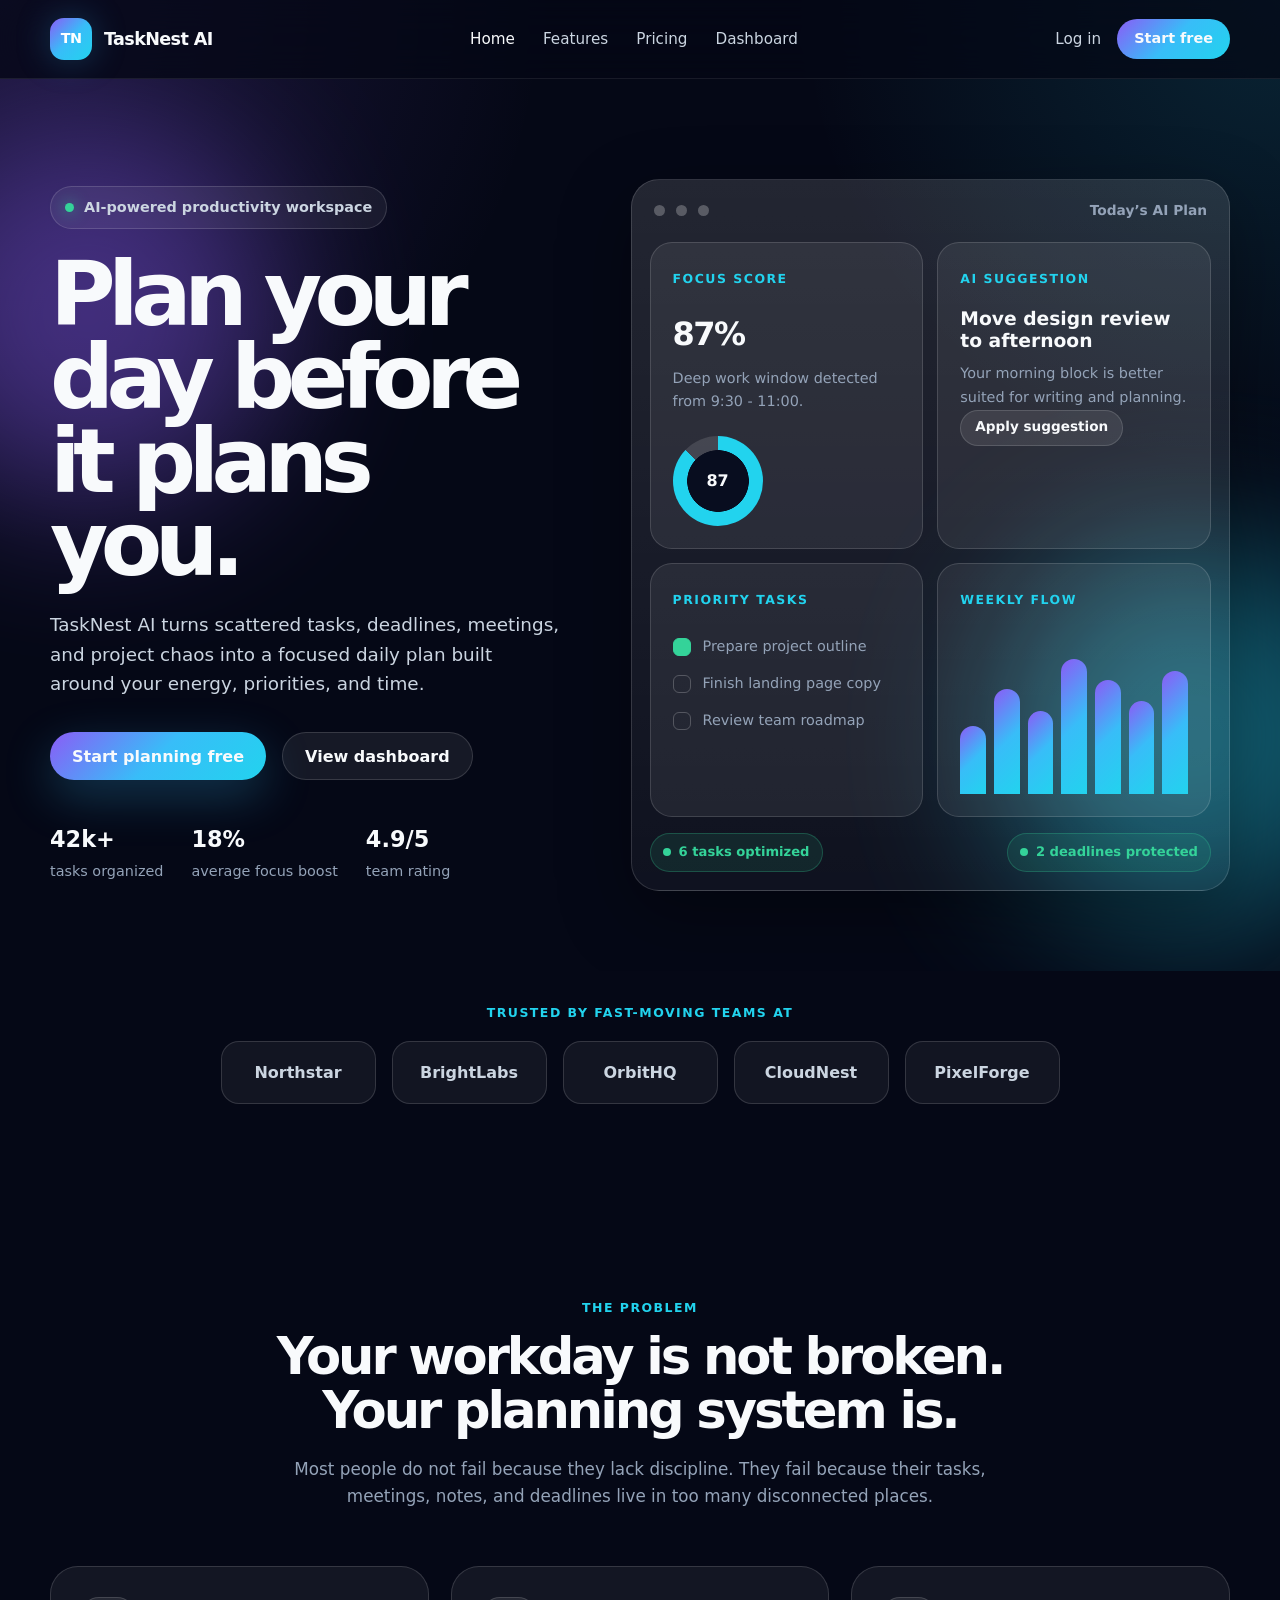
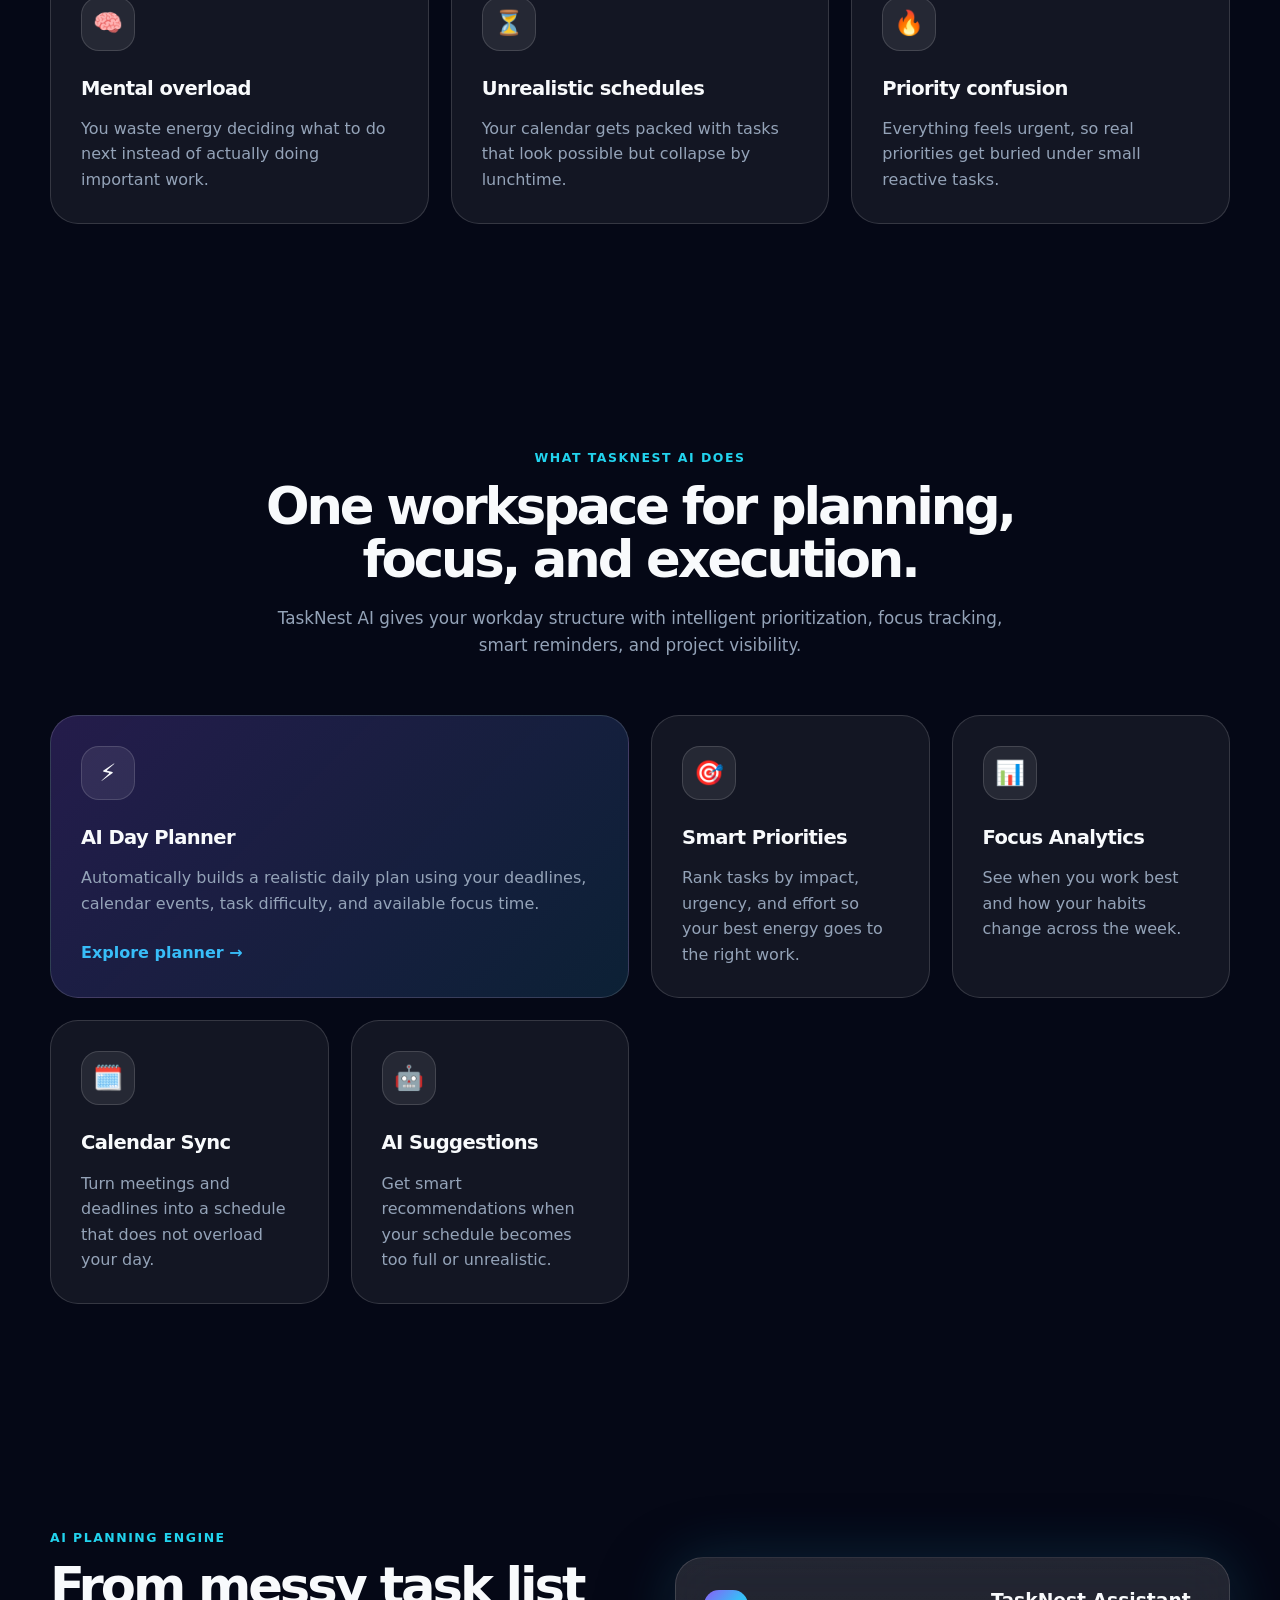
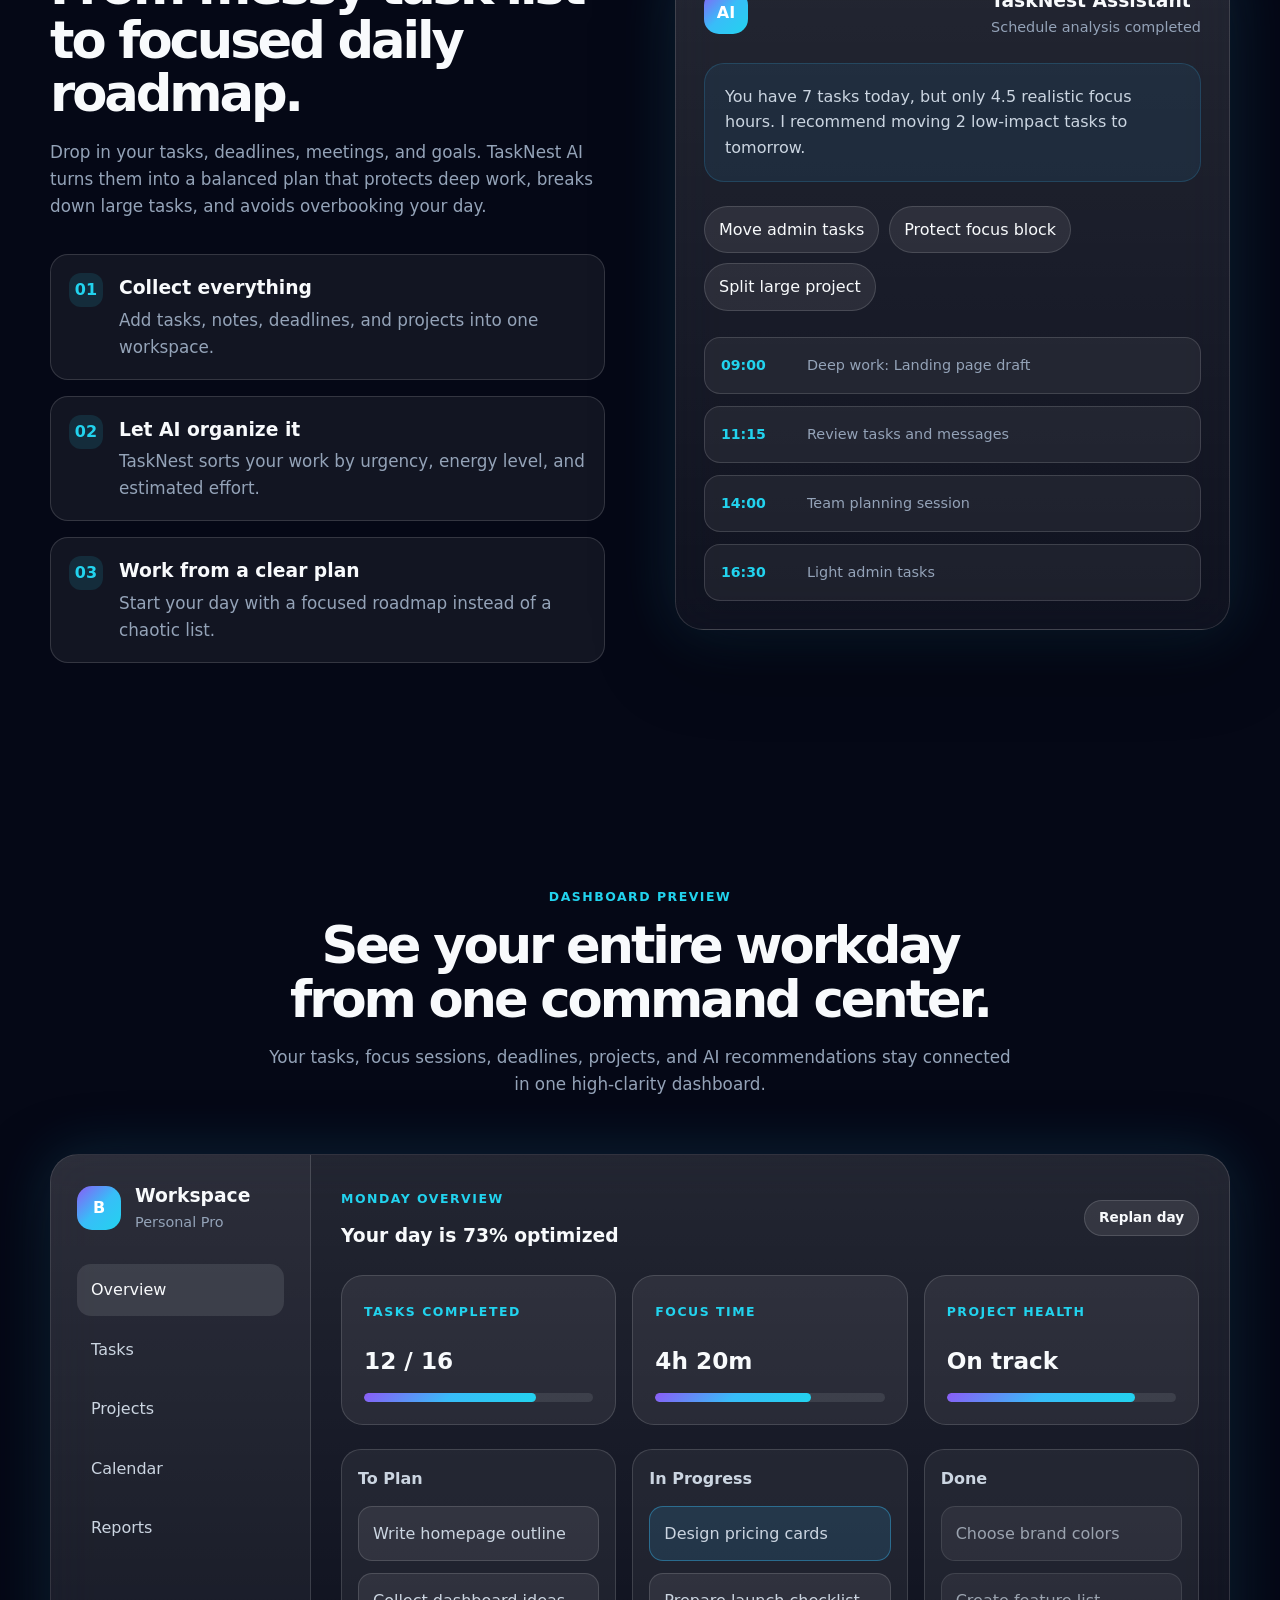
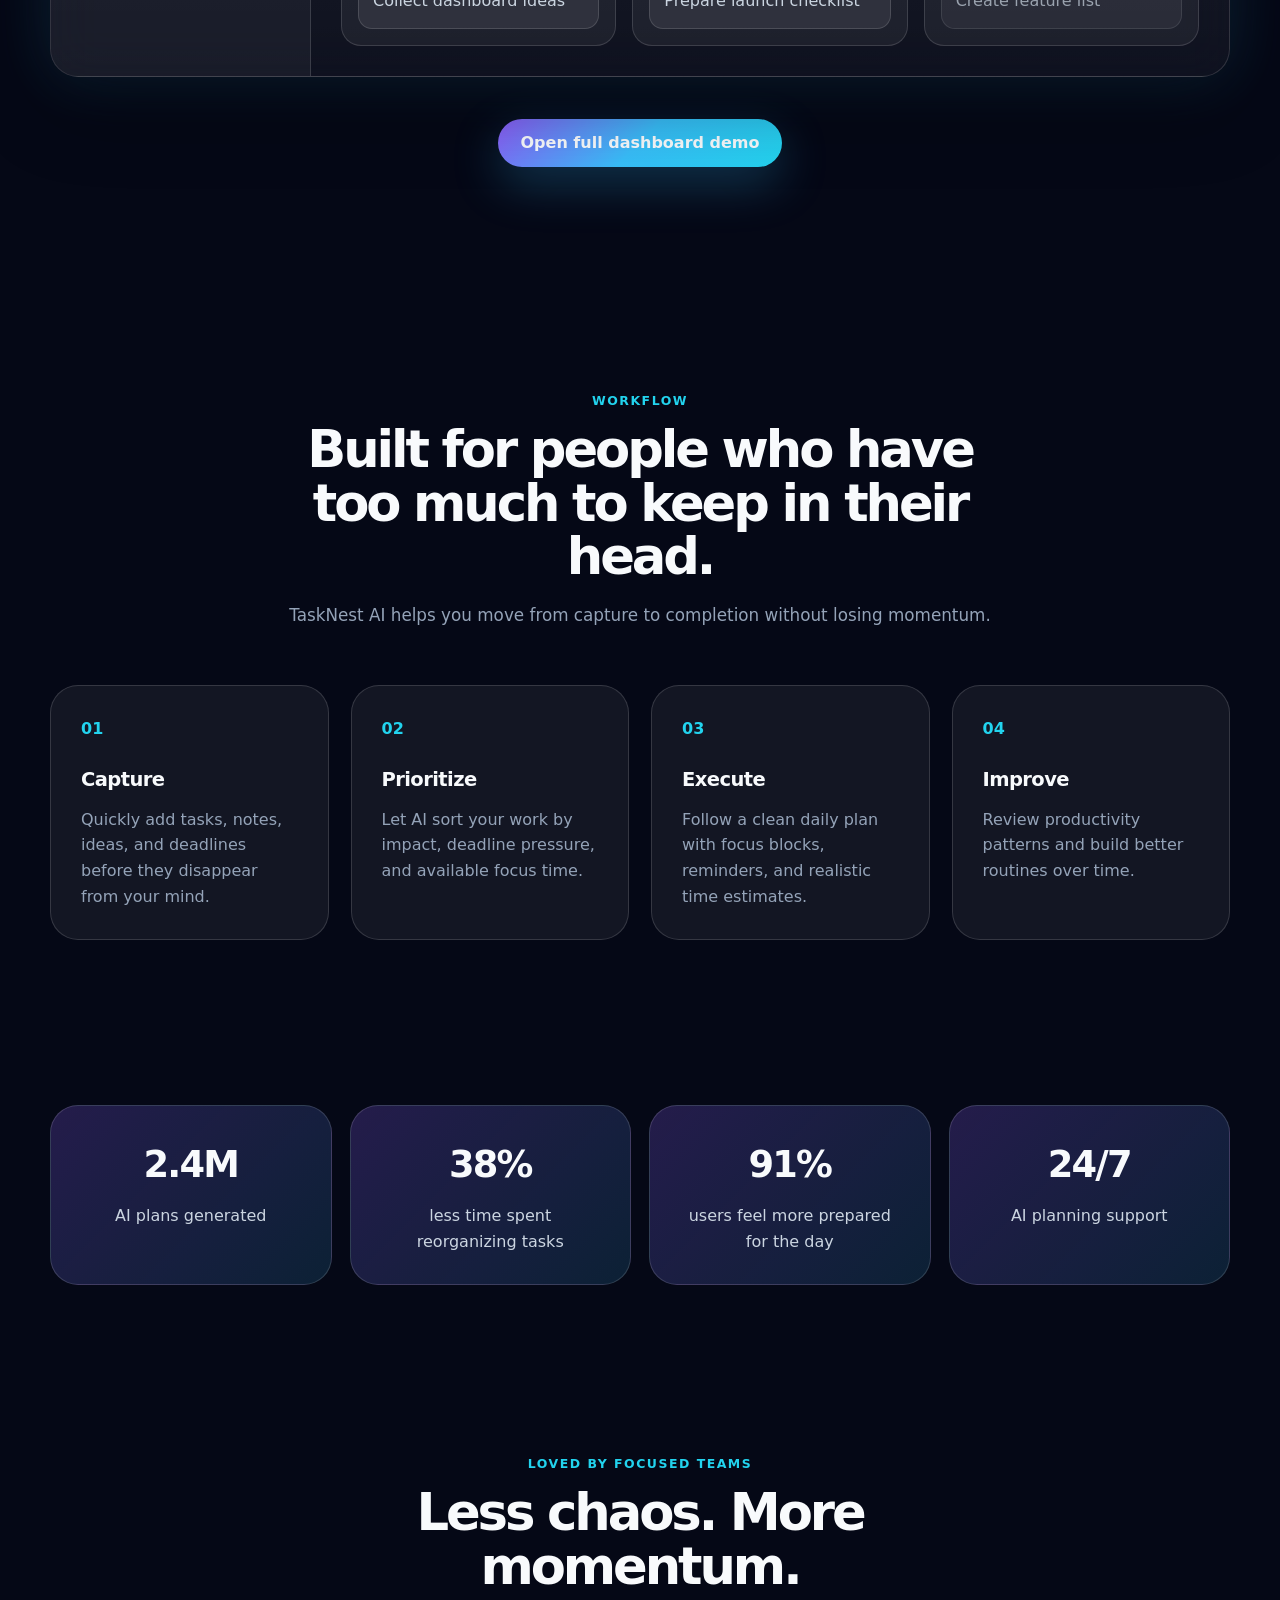
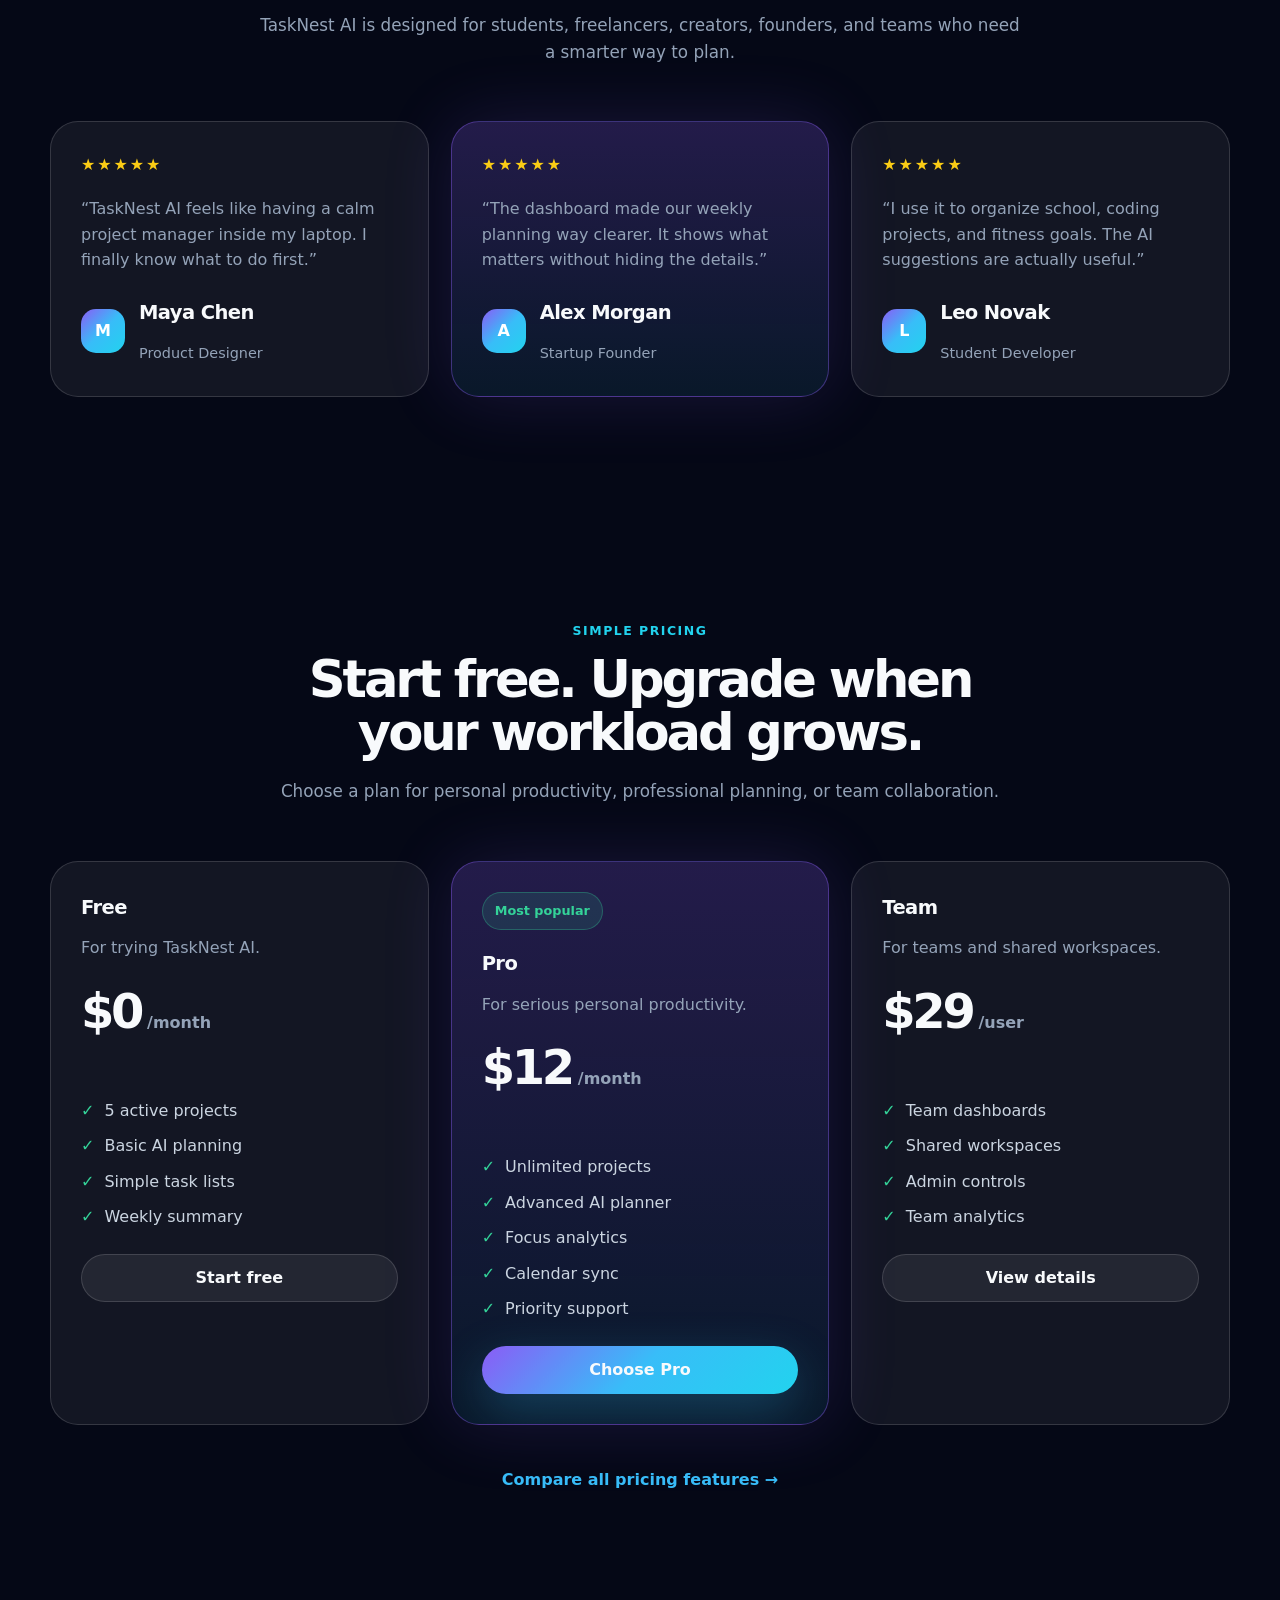
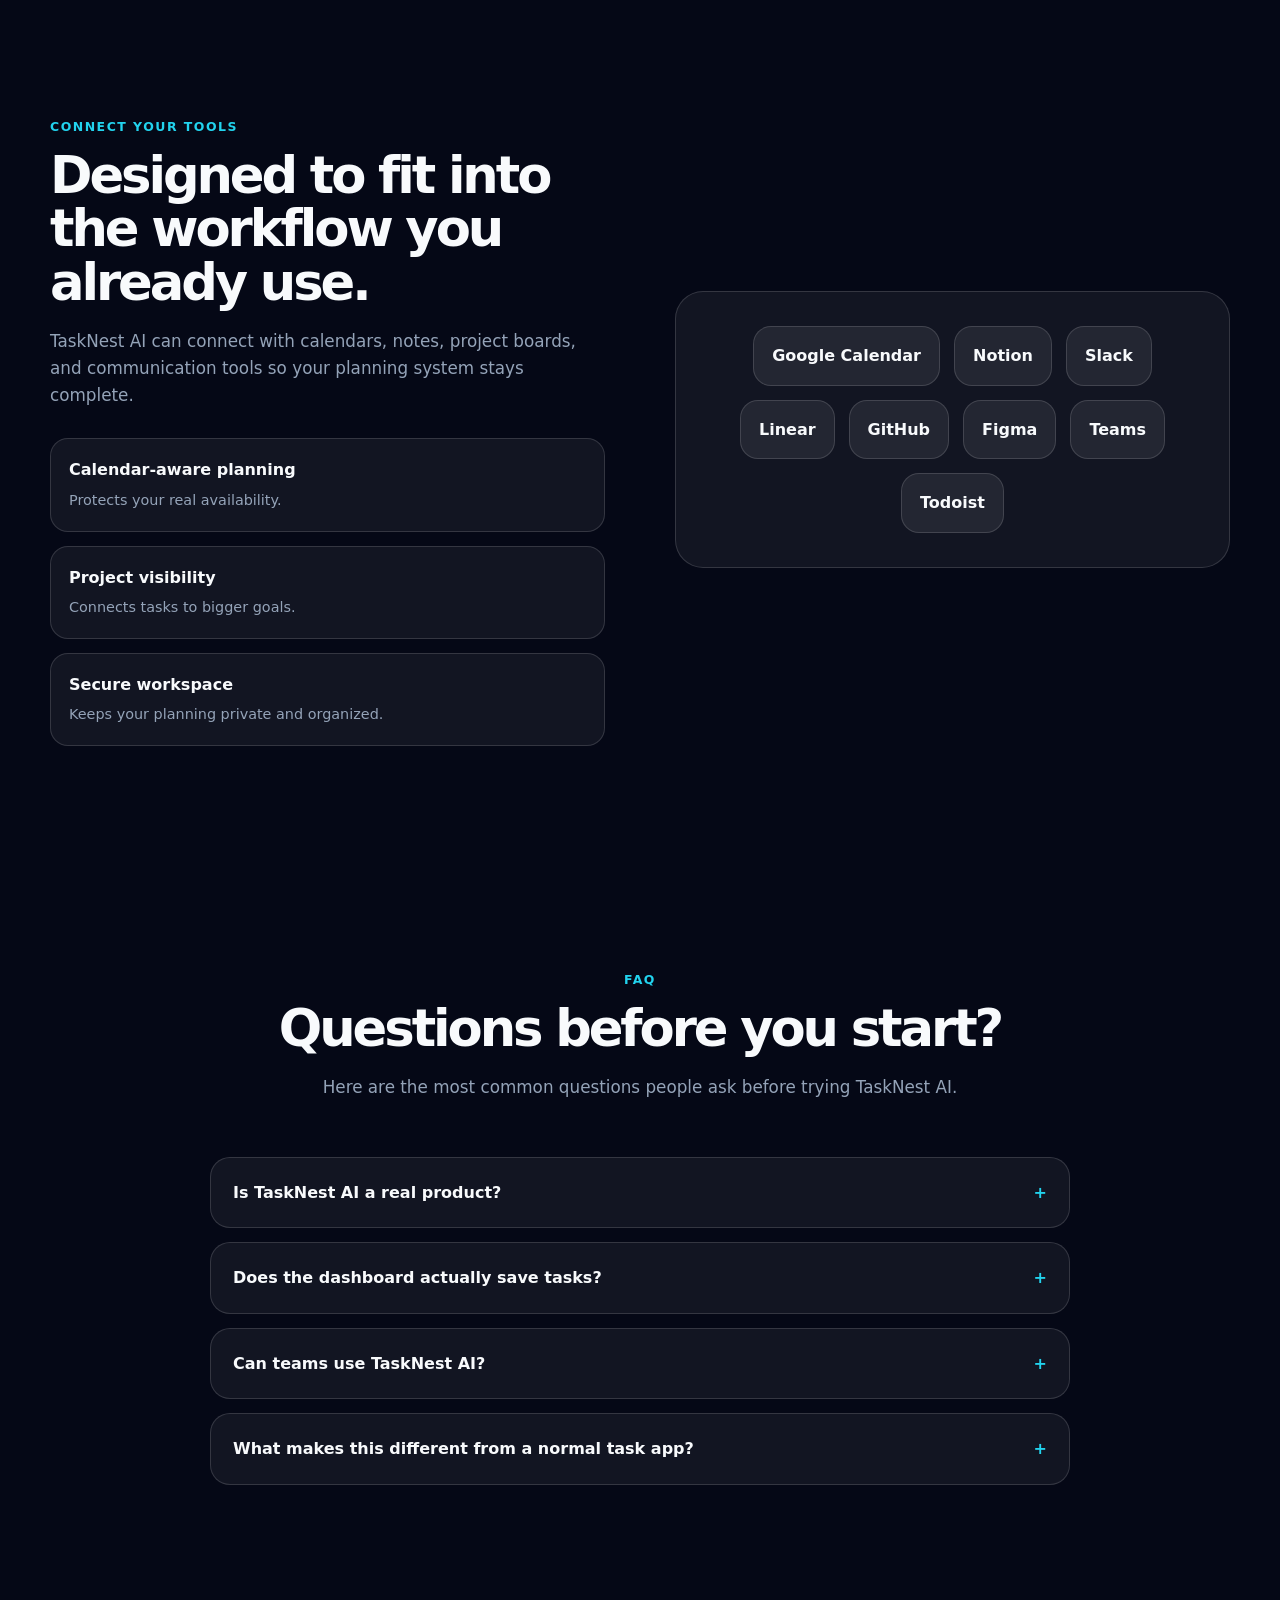
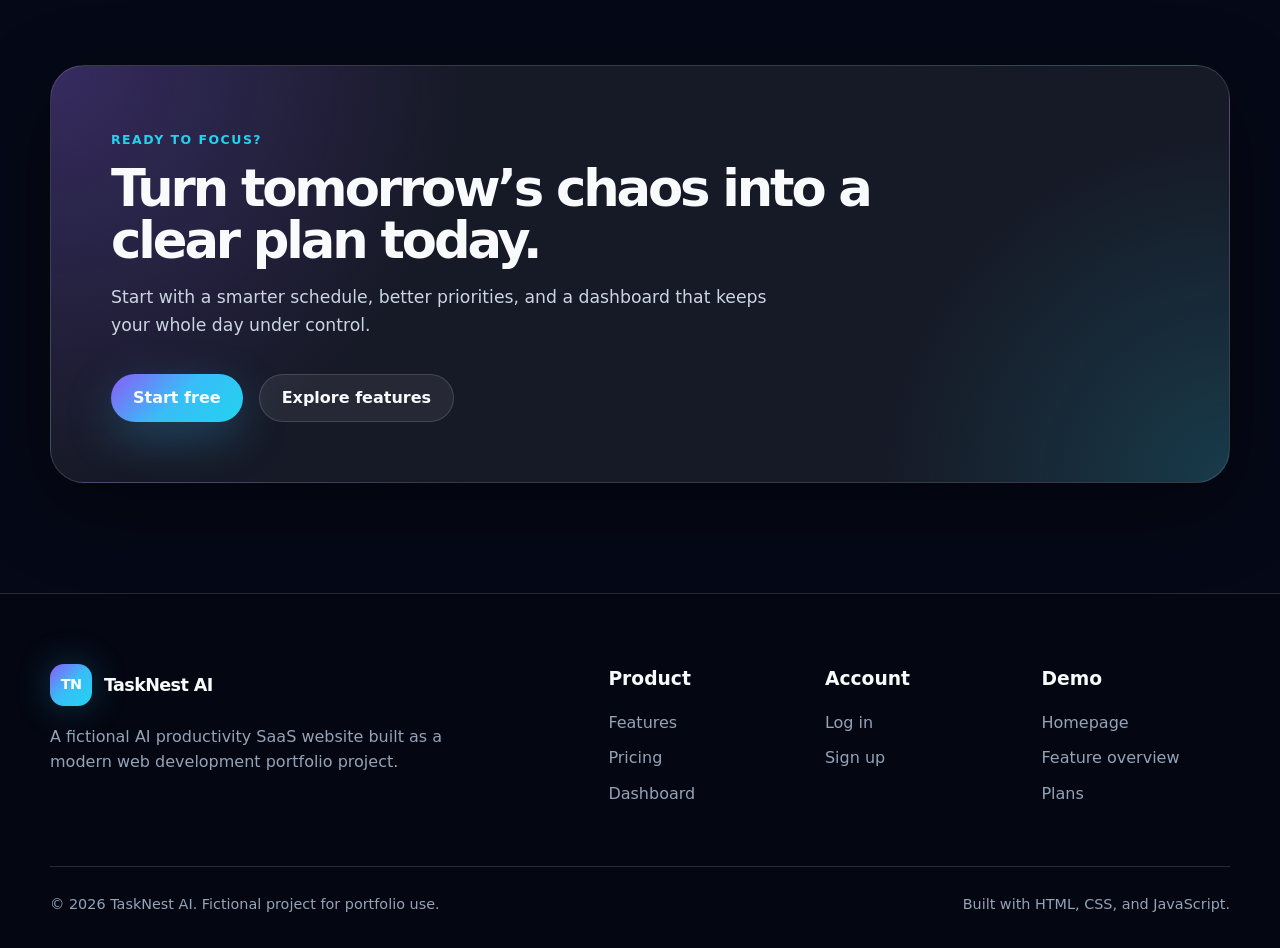
<file: index.html>
<!DOCTYPE html>
<html lang="en">
<head>
    <meta charset="UTF-8">
    <meta name="viewport" content="width=device-width, initial-scale=1.0">
    <title>TaskNest AI | Plan Smarter. Focus Deeper.</title>
    <meta name="description" content="TaskNest AI is a fictional AI productivity platform that helps you plan your day, organize tasks, track focus, and manage projects.">

    <link rel="stylesheet" href="css/style.css">
</head>
<body>

    <!-- ================= HEADER ================= -->
    <header class="site-header">
        <nav class="navbar">
            <a href="index.html" class="logo" aria-label="TaskNest AI Home">
                <span class="logo-mark">TN</span>
                <span class="logo-text">TaskNest AI</span>
            </a>

            <button class="nav-toggle" aria-label="Open navigation menu">
                <span></span>
                <span></span>
                <span></span>
            </button>

            <ul class="nav-links">
                <li><a href="index.html" class="active-link">Home</a></li>
                <li><a href="features.html">Features</a></li>
                <li><a href="pricing.html">Pricing</a></li>
                <li><a href="dashboard.html">Dashboard</a></li>
            </ul>

            <div class="nav-actions">
                <a href="login.html" class="nav-login">Log in</a>
                <a href="signup.html" class="btn btn-small">Start free</a>
            </div>
        </nav>
    </header>

    <main>

        <!-- ================= HERO ================= -->
        <section class="hero-section">
            <div class="hero-bg-glow hero-bg-glow-one"></div>
            <div class="hero-bg-glow hero-bg-glow-two"></div>

            <div class="container hero-container">
                <div class="hero-content">
                    <div class="hero-badge">
                        <span class="badge-dot"></span>
                        AI-powered productivity workspace
                    </div>

                    <h1>Plan your day before it plans you.</h1>

                    <p class="hero-description">
                        TaskNest AI turns scattered tasks, deadlines, meetings, and project chaos into a focused daily plan built around your energy, priorities, and time.
                    </p>

                    <div class="hero-actions">
                        <a href="signup.html" class="btn btn-primary">Start planning free</a>
                        <a href="dashboard.html" class="btn btn-secondary">View dashboard</a>
                    </div>

                    <div class="hero-proof">
                        <div class="proof-item">
                            <strong>42k+</strong>
                            <span>tasks organized</span>
                        </div>
                        <div class="proof-item">
                            <strong>18%</strong>
                            <span>average focus boost</span>
                        </div>
                        <div class="proof-item">
                            <strong>4.9/5</strong>
                            <span>team rating</span>
                        </div>
                    </div>
                </div>

                <div class="hero-visual" aria-label="TaskNest AI dashboard preview">
                    <div class="dashboard-preview">
                        <div class="preview-topbar">
                            <div>
                                <span class="window-dot"></span>
                                <span class="window-dot"></span>
                                <span class="window-dot"></span>
                            </div>
                            <span class="preview-label">Today’s AI Plan</span>
                        </div>

                        <div class="preview-grid">
                            <div class="preview-card focus-card">
                                <span class="card-label">Focus Score</span>
                                <strong>87%</strong>
                                <p>Deep work window detected from 9:30 - 11:00.</p>
                                <div class="focus-ring">
                                    <span>87</span>
                                </div>
                            </div>

                            <div class="preview-card ai-card">
                                <span class="card-label">AI Suggestion</span>
                                <h3>Move design review to afternoon</h3>
                                <p>Your morning block is better suited for writing and planning.</p>
                                <button class="mini-btn">Apply suggestion</button>
                            </div>

                            <div class="preview-card task-card">
                                <span class="card-label">Priority Tasks</span>

                                <div class="mini-task complete">
                                    <span></span>
                                    <p>Prepare project outline</p>
                                </div>

                                <div class="mini-task">
                                    <span></span>
                                    <p>Finish landing page copy</p>
                                </div>

                                <div class="mini-task">
                                    <span></span>
                                    <p>Review team roadmap</p>
                                </div>
                            </div>

                            <div class="preview-card chart-card">
                                <span class="card-label">Weekly Flow</span>
                                <div class="bar-chart">
                                    <span style="height: 45%;"></span>
                                    <span style="height: 70%;"></span>
                                    <span style="height: 55%;"></span>
                                    <span style="height: 90%;"></span>
                                    <span style="height: 76%;"></span>
                                    <span style="height: 62%;"></span>
                                    <span style="height: 82%;"></span>
                                </div>
                            </div>
                        </div>

                        <div class="preview-footer">
                            <div class="status-pill">
                                <span></span>
                                6 tasks optimized
                            </div>
                            <div class="status-pill">
                                <span></span>
                                2 deadlines protected
                            </div>
                        </div>
                    </div>
                </div>
            </div>
        </section>

        <!-- ================= TRUSTED BY ================= -->
        <section class="trusted-section">
            <div class="container">
                <p class="section-eyebrow">Trusted by fast-moving teams at</p>

                <div class="logo-row">
                    <span>Northstar</span>
                    <span>BrightLabs</span>
                    <span>OrbitHQ</span>
                    <span>CloudNest</span>
                    <span>PixelForge</span>
                </div>
            </div>
        </section>

        <!-- ================= PROBLEM SECTION ================= -->
        <section class="problem-section section-padding">
            <div class="container">
                <div class="section-header">
                    <span class="section-eyebrow">The problem</span>
                    <h2>Your workday is not broken. Your planning system is.</h2>
                    <p>
                        Most people do not fail because they lack discipline. They fail because their tasks, meetings, notes, and deadlines live in too many disconnected places.
                    </p>
                </div>

                <div class="problem-grid">
                    <article class="problem-card">
                        <div class="card-icon">🧠</div>
                        <h3>Mental overload</h3>
                        <p>You waste energy deciding what to do next instead of actually doing important work.</p>
                    </article>

                    <article class="problem-card">
                        <div class="card-icon">⏳</div>
                        <h3>Unrealistic schedules</h3>
                        <p>Your calendar gets packed with tasks that look possible but collapse by lunchtime.</p>
                    </article>

                    <article class="problem-card">
                        <div class="card-icon">🔥</div>
                        <h3>Priority confusion</h3>
                        <p>Everything feels urgent, so real priorities get buried under small reactive tasks.</p>
                    </article>
                </div>
            </div>
        </section>

        <!-- ================= FEATURES OVERVIEW ================= -->
        <section class="features-overview section-padding">
            <div class="container">
                <div class="section-header">
                    <span class="section-eyebrow">What TaskNest AI does</span>
                    <h2>One workspace for planning, focus, and execution.</h2>
                    <p>
                        TaskNest AI gives your workday structure with intelligent prioritization, focus tracking, smart reminders, and project visibility.
                    </p>
                </div>

                <div class="feature-grid">
                    <article class="feature-card large-feature-card">
                        <div class="feature-icon">⚡</div>
                        <h3>AI Day Planner</h3>
                        <p>
                            Automatically builds a realistic daily plan using your deadlines, calendar events, task difficulty, and available focus time.
                        </p>
                        <a href="features.html">Explore planner →</a>
                    </article>

                    <article class="feature-card">
                        <div class="feature-icon">🎯</div>
                        <h3>Smart Priorities</h3>
                        <p>Rank tasks by impact, urgency, and effort so your best energy goes to the right work.</p>
                    </article>

                    <article class="feature-card">
                        <div class="feature-icon">📊</div>
                        <h3>Focus Analytics</h3>
                        <p>See when you work best and how your habits change across the week.</p>
                    </article>

                    <article class="feature-card">
                        <div class="feature-icon">🗓️</div>
                        <h3>Calendar Sync</h3>
                        <p>Turn meetings and deadlines into a schedule that does not overload your day.</p>
                    </article>

                    <article class="feature-card">
                        <div class="feature-icon">🤖</div>
                        <h3>AI Suggestions</h3>
                        <p>Get smart recommendations when your schedule becomes too full or unrealistic.</p>
                    </article>
                </div>
            </div>
        </section>

        <!-- ================= AI PLANNER SHOWCASE ================= -->
        <section class="planner-section section-padding">
            <div class="container planner-container">
                <div class="planner-content">
                    <span class="section-eyebrow">AI planning engine</span>
                    <h2>From messy task list to focused daily roadmap.</h2>
                    <p>
                        Drop in your tasks, deadlines, meetings, and goals. TaskNest AI turns them into a balanced plan that protects deep work, breaks down large tasks, and avoids overbooking your day.
                    </p>

                    <div class="planner-list">
                        <div class="planner-list-item">
                            <span>01</span>
                            <div>
                                <h3>Collect everything</h3>
                                <p>Add tasks, notes, deadlines, and projects into one workspace.</p>
                            </div>
                        </div>

                        <div class="planner-list-item">
                            <span>02</span>
                            <div>
                                <h3>Let AI organize it</h3>
                                <p>TaskNest sorts your work by urgency, energy level, and estimated effort.</p>
                            </div>
                        </div>

                        <div class="planner-list-item">
                            <span>03</span>
                            <div>
                                <h3>Work from a clear plan</h3>
                                <p>Start your day with a focused roadmap instead of a chaotic list.</p>
                            </div>
                        </div>
                    </div>
                </div>

                <div class="planner-visual">
                    <div class="ai-panel">
                        <div class="ai-panel-header">
                            <span class="ai-avatar">AI</span>
                            <div>
                                <h3>TaskNest Assistant</h3>
                                <p>Schedule analysis completed</p>
                            </div>
                        </div>

                        <div class="ai-message">
                            <p>
                                You have 7 tasks today, but only 4.5 realistic focus hours. I recommend moving 2 low-impact tasks to tomorrow.
                            </p>
                        </div>

                        <div class="ai-action-list">
                            <button>Move admin tasks</button>
                            <button>Protect focus block</button>
                            <button>Split large project</button>
                        </div>

                        <div class="ai-timeline">
                            <div class="timeline-item">
                                <span>09:00</span>
                                <p>Deep work: Landing page draft</p>
                            </div>

                            <div class="timeline-item">
                                <span>11:15</span>
                                <p>Review tasks and messages</p>
                            </div>

                            <div class="timeline-item">
                                <span>14:00</span>
                                <p>Team planning session</p>
                            </div>

                            <div class="timeline-item">
                                <span>16:30</span>
                                <p>Light admin tasks</p>
                            </div>
                        </div>
                    </div>
                </div>
            </div>
        </section>

        <!-- ================= DASHBOARD SHOWCASE ================= -->
        <section class="dashboard-showcase section-padding">
            <div class="container">
                <div class="section-header">
                    <span class="section-eyebrow">Dashboard preview</span>
                    <h2>See your entire workday from one command center.</h2>
                    <p>
                        Your tasks, focus sessions, deadlines, projects, and AI recommendations stay connected in one high-clarity dashboard.
                    </p>
                </div>

                <div class="showcase-dashboard">
                    <aside class="showcase-sidebar">
                        <div class="sidebar-profile">
                            <div class="profile-avatar">B</div>
                            <div>
                                <h3>Workspace</h3>
                                <p>Personal Pro</p>
                            </div>
                        </div>

                        <ul>
                            <li class="sidebar-active">Overview</li>
                            <li>Tasks</li>
                            <li>Projects</li>
                            <li>Calendar</li>
                            <li>Reports</li>
                        </ul>
                    </aside>

                    <div class="showcase-main">
                        <div class="showcase-main-header">
                            <div>
                                <span class="section-eyebrow">Monday Overview</span>
                                <h3>Your day is 73% optimized</h3>
                            </div>
                            <button class="mini-btn">Replan day</button>
                        </div>

                        <div class="showcase-grid">
                            <div class="showcase-card">
                                <span class="card-label">Tasks completed</span>
                                <strong>12 / 16</strong>
                                <div class="progress-line">
                                    <span style="width: 75%;"></span>
                                </div>
                            </div>

                            <div class="showcase-card">
                                <span class="card-label">Focus time</span>
                                <strong>4h 20m</strong>
                                <div class="progress-line">
                                    <span style="width: 68%;"></span>
                                </div>
                            </div>

                            <div class="showcase-card">
                                <span class="card-label">Project health</span>
                                <strong>On track</strong>
                                <div class="progress-line">
                                    <span style="width: 82%;"></span>
                                </div>
                            </div>
                        </div>

                        <div class="project-board-preview">
                            <div class="board-column">
                                <h4>To Plan</h4>
                                <div class="board-task">Write homepage outline</div>
                                <div class="board-task">Collect dashboard ideas</div>
                            </div>

                            <div class="board-column">
                                <h4>In Progress</h4>
                                <div class="board-task highlight-task">Design pricing cards</div>
                                <div class="board-task">Prepare launch checklist</div>
                            </div>

                            <div class="board-column">
                                <h4>Done</h4>
                                <div class="board-task done-task">Choose brand colors</div>
                                <div class="board-task done-task">Create feature list</div>
                            </div>
                        </div>
                    </div>
                </div>

                <div class="center-button">
                    <a href="dashboard.html" class="btn btn-primary">Open full dashboard demo</a>
                </div>
            </div>
        </section>

        <!-- ================= WORKFLOW ================= -->
        <section class="workflow-section section-padding">
            <div class="container">
                <div class="section-header">
                    <span class="section-eyebrow">Workflow</span>
                    <h2>Built for people who have too much to keep in their head.</h2>
                    <p>
                        TaskNest AI helps you move from capture to completion without losing momentum.
                    </p>
                </div>

                <div class="workflow-grid">
                    <article class="workflow-card">
                        <span class="workflow-number">01</span>
                        <h3>Capture</h3>
                        <p>Quickly add tasks, notes, ideas, and deadlines before they disappear from your mind.</p>
                    </article>

                    <article class="workflow-card">
                        <span class="workflow-number">02</span>
                        <h3>Prioritize</h3>
                        <p>Let AI sort your work by impact, deadline pressure, and available focus time.</p>
                    </article>

                    <article class="workflow-card">
                        <span class="workflow-number">03</span>
                        <h3>Execute</h3>
                        <p>Follow a clean daily plan with focus blocks, reminders, and realistic time estimates.</p>
                    </article>

                    <article class="workflow-card">
                        <span class="workflow-number">04</span>
                        <h3>Improve</h3>
                        <p>Review productivity patterns and build better routines over time.</p>
                    </article>
                </div>
            </div>
        </section>

        <!-- ================= STATS ================= -->
        <section class="stats-section">
            <div class="container stats-container">
                <div class="stat-card">
                    <strong>2.4M</strong>
                    <span>AI plans generated</span>
                </div>

                <div class="stat-card">
                    <strong>38%</strong>
                    <span>less time spent reorganizing tasks</span>
                </div>

                <div class="stat-card">
                    <strong>91%</strong>
                    <span>users feel more prepared for the day</span>
                </div>

                <div class="stat-card">
                    <strong>24/7</strong>
                    <span>AI planning support</span>
                </div>
            </div>
        </section>

        <!-- ================= TESTIMONIALS ================= -->
        <section class="testimonials-section section-padding">
            <div class="container">
                <div class="section-header">
                    <span class="section-eyebrow">Loved by focused teams</span>
                    <h2>Less chaos. More momentum.</h2>
                    <p>
                        TaskNest AI is designed for students, freelancers, creators, founders, and teams who need a smarter way to plan.
                    </p>
                </div>

                <div class="testimonial-grid">
                    <article class="testimonial-card">
                        <div class="testimonial-stars">★★★★★</div>
                        <p>
                            “TaskNest AI feels like having a calm project manager inside my laptop. I finally know what to do first.”
                        </p>
                        <div class="testimonial-author">
                            <div class="author-avatar">M</div>
                            <div>
                                <h3>Maya Chen</h3>
                                <span>Product Designer</span>
                            </div>
                        </div>
                    </article>

                    <article class="testimonial-card featured-testimonial">
                        <div class="testimonial-stars">★★★★★</div>
                        <p>
                            “The dashboard made our weekly planning way clearer. It shows what matters without hiding the details.”
                        </p>
                        <div class="testimonial-author">
                            <div class="author-avatar">A</div>
                            <div>
                                <h3>Alex Morgan</h3>
                                <span>Startup Founder</span>
                            </div>
                        </div>
                    </article>

                    <article class="testimonial-card">
                        <div class="testimonial-stars">★★★★★</div>
                        <p>
                            “I use it to organize school, coding projects, and fitness goals. The AI suggestions are actually useful.”
                        </p>
                        <div class="testimonial-author">
                            <div class="author-avatar">L</div>
                            <div>
                                <h3>Leo Novak</h3>
                                <span>Student Developer</span>
                            </div>
                        </div>
                    </article>
                </div>
            </div>
        </section>

        <!-- ================= PRICING PREVIEW ================= -->
        <section class="pricing-preview-section section-padding">
            <div class="container">
                <div class="section-header">
                    <span class="section-eyebrow">Simple pricing</span>
                    <h2>Start free. Upgrade when your workload grows.</h2>
                    <p>
                        Choose a plan for personal productivity, professional planning, or team collaboration.
                    </p>
                </div>

                <div class="pricing-preview-grid">
                    <article class="pricing-card">
                        <h3>Free</h3>
                        <p>For trying TaskNest AI.</p>
                        <div class="price">$0<span>/month</span></div>
                        <ul>
                            <li>5 active projects</li>
                            <li>Basic AI planning</li>
                            <li>Simple task lists</li>
                            <li>Weekly summary</li>
                        </ul>
                        <a href="signup.html" class="btn btn-secondary">Start free</a>
                    </article>

                    <article class="pricing-card highlighted-pricing-card">
                        <div class="popular-badge">Most popular</div>
                        <h3>Pro</h3>
                        <p>For serious personal productivity.</p>
                        <div class="price">$12<span>/month</span></div>
                        <ul>
                            <li>Unlimited projects</li>
                            <li>Advanced AI planner</li>
                            <li>Focus analytics</li>
                            <li>Calendar sync</li>
                            <li>Priority support</li>
                        </ul>
                        <a href="signup.html" class="btn btn-primary">Choose Pro</a>
                    </article>

                    <article class="pricing-card">
                        <h3>Team</h3>
                        <p>For teams and shared workspaces.</p>
                        <div class="price">$29<span>/user</span></div>
                        <ul>
                            <li>Team dashboards</li>
                            <li>Shared workspaces</li>
                            <li>Admin controls</li>
                            <li>Team analytics</li>
                        </ul>
                        <a href="pricing.html" class="btn btn-secondary">View details</a>
                    </article>
                </div>

                <div class="center-button">
                    <a href="pricing.html" class="text-link">Compare all pricing features →</a>
                </div>
            </div>
        </section>

        <!-- ================= INTEGRATIONS ================= -->
        <section class="integrations-section section-padding">
            <div class="container integrations-container">
                <div class="integrations-content">
                    <span class="section-eyebrow">Connect your tools</span>
                    <h2>Designed to fit into the workflow you already use.</h2>
                    <p>
                        TaskNest AI can connect with calendars, notes, project boards, and communication tools so your planning system stays complete.
                    </p>

                    <div class="integration-points">
                        <div>
                            <strong>Calendar-aware planning</strong>
                            <span>Protects your real availability.</span>
                        </div>

                        <div>
                            <strong>Project visibility</strong>
                            <span>Connects tasks to bigger goals.</span>
                        </div>

                        <div>
                            <strong>Secure workspace</strong>
                            <span>Keeps your planning private and organized.</span>
                        </div>
                    </div>
                </div>

                <div class="integration-cloud">
                    <span>Google Calendar</span>
                    <span>Notion</span>
                    <span>Slack</span>
                    <span>Linear</span>
                    <span>GitHub</span>
                    <span>Figma</span>
                    <span>Teams</span>
                    <span>Todoist</span>
                </div>
            </div>
        </section>

        <!-- ================= FAQ ================= -->
        <section class="faq-section section-padding">
            <div class="container">
                <div class="section-header">
                    <span class="section-eyebrow">FAQ</span>
                    <h2>Questions before you start?</h2>
                    <p>
                        Here are the most common questions people ask before trying TaskNest AI.
                    </p>
                </div>

                <div class="faq-list">
                    <article class="faq-item">
                        <button class="faq-question">
                            Is TaskNest AI a real product?
                            <span>+</span>
                        </button>
                        <div class="faq-answer">
                            <p>
                                No. This is a fictional SaaS project made for a web development portfolio. The design and structure are realistic, but the product itself is a demo.
                            </p>
                        </div>
                    </article>

                    <article class="faq-item">
                        <button class="faq-question">
                            Does the dashboard actually save tasks?
                            <span>+</span>
                        </button>
                        <div class="faq-answer">
                            <p>
                                Not in this version. The dashboard is a static front-end demo with optional JavaScript interactions added later.
                            </p>
                        </div>
                    </article>

                    <article class="faq-item">
                        <button class="faq-question">
                            Can teams use TaskNest AI?
                            <span>+</span>
                        </button>
                        <div class="faq-answer">
                            <p>
                                In the fictional product concept, yes. The Team plan is designed for shared workspaces, team analytics, and project visibility.
                            </p>
                        </div>
                    </article>

                    <article class="faq-item">
                        <button class="faq-question">
                            What makes this different from a normal task app?
                            <span>+</span>
                        </button>
                        <div class="faq-answer">
                            <p>
                                The main idea is AI-assisted planning. Instead of only storing tasks, TaskNest AI helps decide when and how you should work on them.
                            </p>
                        </div>
                    </article>
                </div>
            </div>
        </section>

        <!-- ================= FINAL CTA ================= -->
        <section class="final-cta-section">
            <div class="container">
                <div class="final-cta-card">
                    <span class="section-eyebrow">Ready to focus?</span>
                    <h2>Turn tomorrow’s chaos into a clear plan today.</h2>
                    <p>
                        Start with a smarter schedule, better priorities, and a dashboard that keeps your whole day under control.
                    </p>

                    <div class="hero-actions">
                        <a href="signup.html" class="btn btn-primary">Start free</a>
                        <a href="features.html" class="btn btn-secondary">Explore features</a>
                    </div>
                </div>
            </div>
        </section>

    </main>

    <!-- ================= FOOTER ================= -->
    <footer class="site-footer">
        <div class="container footer-container">
            <div class="footer-brand">
                <a href="index.html" class="logo">
                    <span class="logo-mark">TN</span>
                    <span class="logo-text">TaskNest AI</span>
                </a>
                <p>
                    A fictional AI productivity SaaS website built as a modern web development portfolio project.
                </p>
            </div>

            <div class="footer-links">
                <div>
                    <h3>Product</h3>
                    <a href="features.html">Features</a>
                    <a href="pricing.html">Pricing</a>
                    <a href="dashboard.html">Dashboard</a>
                </div>

                <div>
                    <h3>Account</h3>
                    <a href="login.html">Log in</a>
                    <a href="signup.html">Sign up</a>
                </div>

                <div>
                    <h3>Demo</h3>
                    <a href="index.html">Homepage</a>
                    <a href="features.html">Feature overview</a>
                    <a href="pricing.html">Plans</a>
                </div>
            </div>
        </div>

        <div class="container footer-bottom">
            <p>© 2026 TaskNest AI. Fictional project for portfolio use.</p>
            <p>Built with HTML, CSS, and JavaScript.</p>
        </div>
    </footer>

    <script src="js/main.js"></script>
</body>
</html>
</file>
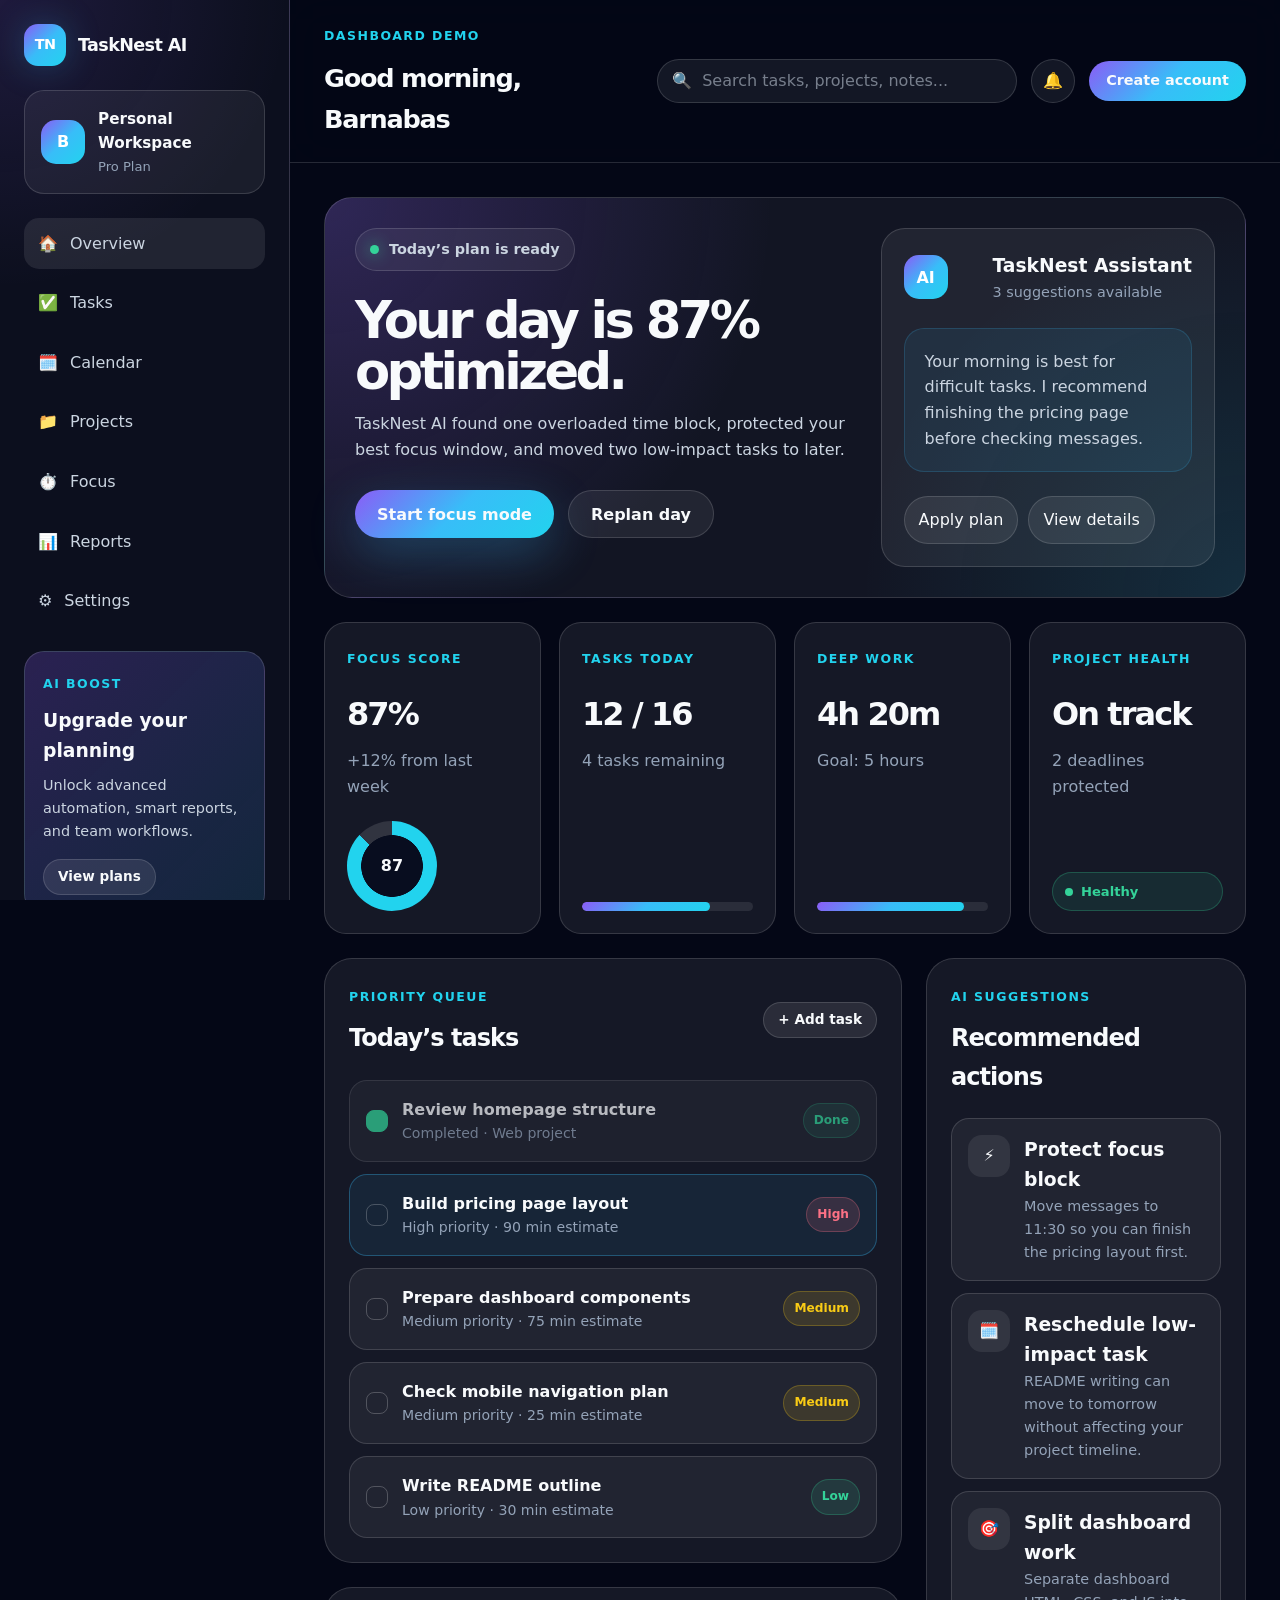
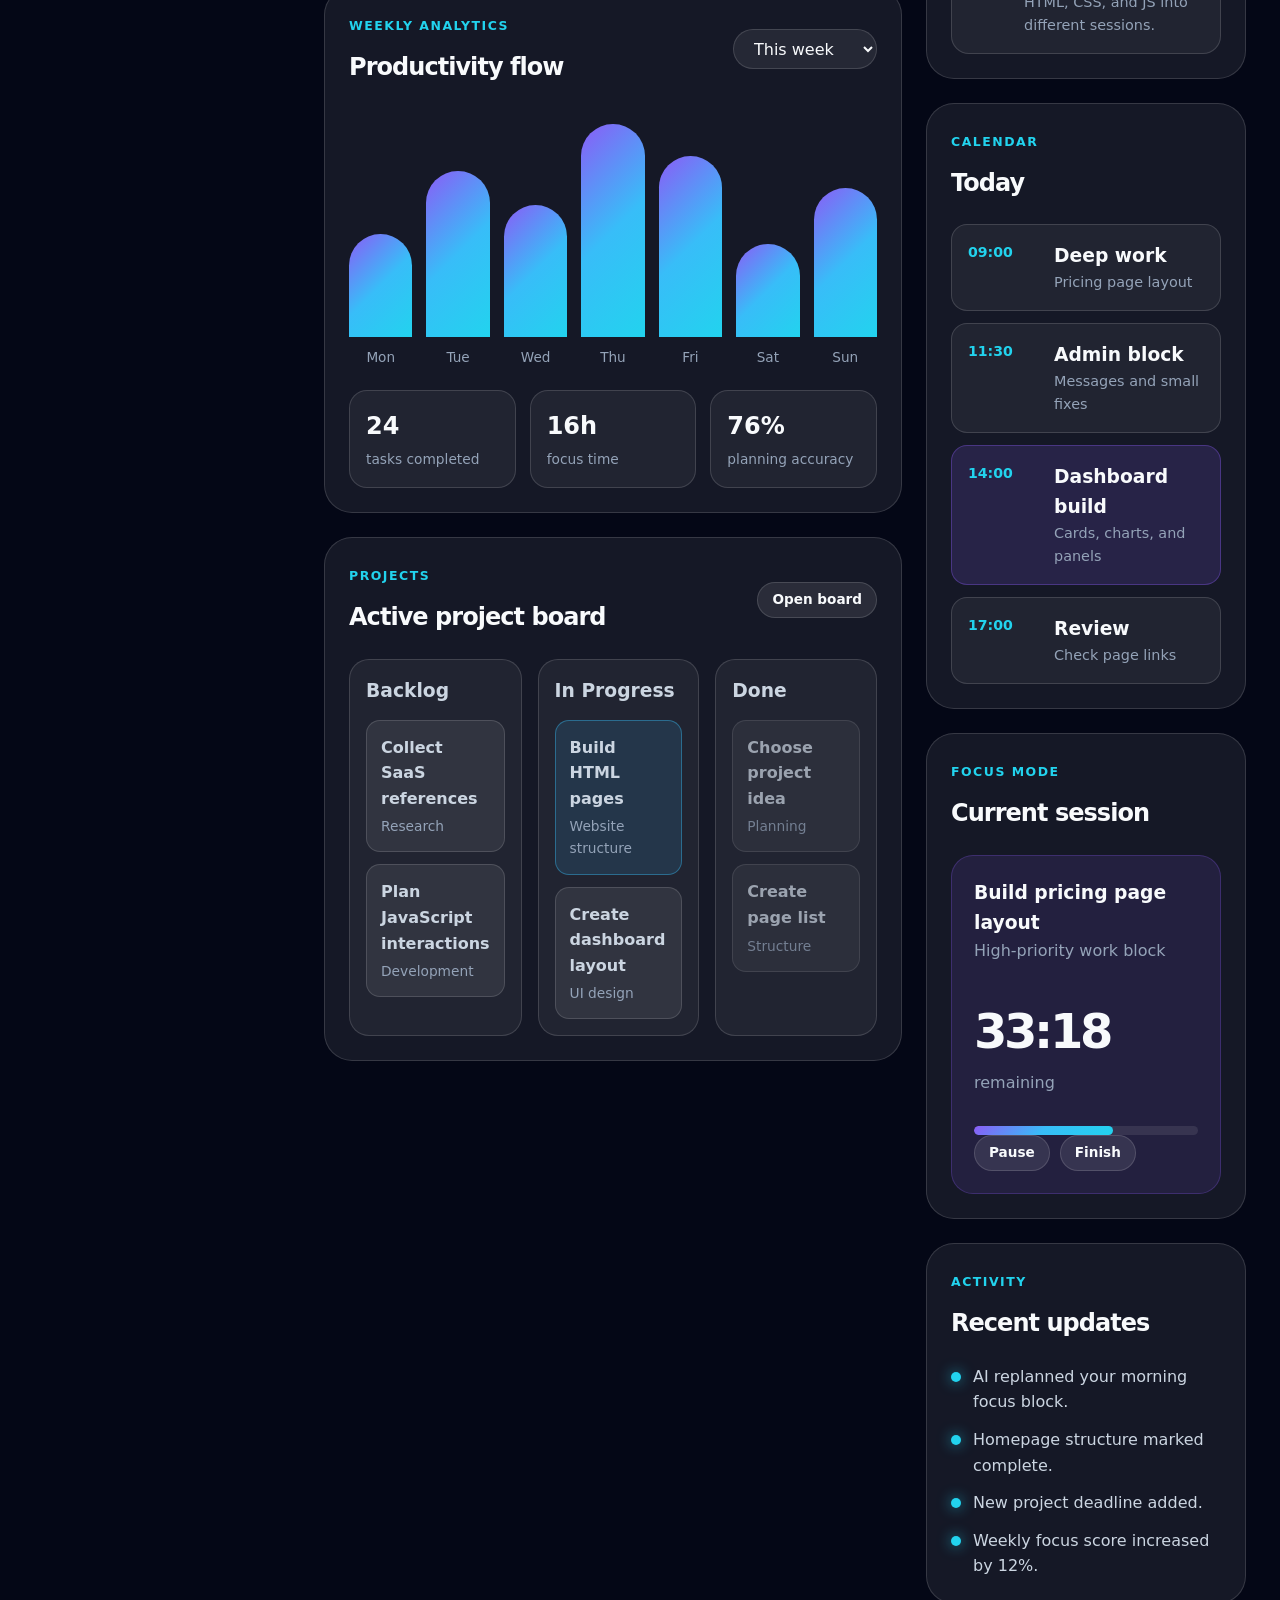
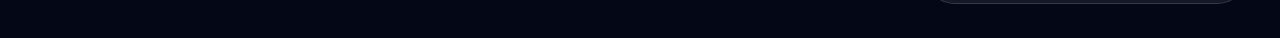
<file: dashboard.html>
<!DOCTYPE html>
<html lang="en">
<head>
    <meta charset="UTF-8">
    <meta name="viewport" content="width=device-width, initial-scale=1.0">
    <title>Dashboard Demo | TaskNest AI</title>
    <meta name="description" content="Explore the fictional TaskNest AI productivity dashboard with task cards, AI suggestions, project progress, focus analytics, and calendar preview.">

    <link rel="stylesheet" href="css/style.css">
</head>
<body class="dashboard-body">

    <!-- ================= DASHBOARD LAYOUT ================= -->
    <div class="app-shell">

        <!-- ================= SIDEBAR ================= -->
        <aside class="app-sidebar">
            <div class="sidebar-top">
                <a href="index.html" class="logo dashboard-logo" aria-label="TaskNest AI Home">
                    <span class="logo-mark">TN</span>
                    <span class="logo-text">TaskNest AI</span>
                </a>

                <button class="sidebar-close" aria-label="Close sidebar">×</button>
            </div>

            <div class="workspace-card">
                <div class="workspace-avatar">B</div>
                <div>
                    <h3>Personal Workspace</h3>
                    <p>Pro Plan</p>
                </div>
            </div>

            <nav class="sidebar-nav" aria-label="Dashboard navigation">
                <a href="#" class="active-dashboard-link">
                    <span>🏠</span>
                    Overview
                </a>

                <a href="#">
                    <span>✅</span>
                    Tasks
                </a>

                <a href="#">
                    <span>🗓️</span>
                    Calendar
                </a>

                <a href="#">
                    <span>📁</span>
                    Projects
                </a>

                <a href="#">
                    <span>⏱️</span>
                    Focus
                </a>

                <a href="#">
                    <span>📊</span>
                    Reports
                </a>

                <a href="#">
                    <span>⚙️</span>
                    Settings
                </a>
            </nav>

            <div class="sidebar-upgrade-card">
                <span class="card-label">AI Boost</span>
                <h3>Upgrade your planning</h3>
                <p>Unlock advanced automation, smart reports, and team workflows.</p>
                <a href="pricing.html" class="mini-btn">View plans</a>
            </div>

            <div class="sidebar-bottom">
                <a href="index.html">← Back to website</a>
            </div>
        </aside>

        <!-- ================= MAIN APP ================= -->
        <main class="app-main">

            <!-- ================= TOP BAR ================= -->
            <header class="app-topbar">
                <button class="sidebar-open" aria-label="Open sidebar">
                    <span></span>
                    <span></span>
                    <span></span>
                </button>

                <div class="topbar-title">
                    <span class="section-eyebrow">Dashboard demo</span>
                    <h1>Good morning, Barnabas</h1>
                </div>

                <div class="topbar-actions">
                    <div class="search-box">
                        <span>🔍</span>
                        <input type="text" placeholder="Search tasks, projects, notes...">
                    </div>

                    <button class="icon-btn" aria-label="Notifications">
                        🔔
                    </button>

                    <a href="signup.html" class="btn btn-small">Create account</a>
                </div>
            </header>

            <!-- ================= DASHBOARD CONTENT ================= -->
            <section class="dashboard-content">

                <!-- ================= OVERVIEW HERO ================= -->
                <div class="dashboard-welcome-card">
                    <div class="welcome-content">
                        <div class="hero-badge">
                            <span class="badge-dot"></span>
                            Today’s plan is ready
                        </div>

                        <h2>Your day is 87% optimized.</h2>

                        <p>
                            TaskNest AI found one overloaded time block, protected your best focus window, and moved two low-impact tasks to later.
                        </p>

                        <div class="welcome-actions">
                            <button class="btn btn-primary">Start focus mode</button>
                            <button class="btn btn-secondary">Replan day</button>
                        </div>
                    </div>

                    <div class="welcome-ai-card">
                        <div class="ai-panel-header">
                            <span class="ai-avatar">AI</span>
                            <div>
                                <h3>TaskNest Assistant</h3>
                                <p>3 suggestions available</p>
                            </div>
                        </div>

                        <div class="ai-message">
                            <p>
                                Your morning is best for difficult tasks. I recommend finishing the pricing page before checking messages.
                            </p>
                        </div>

                        <div class="ai-action-list">
                            <button>Apply plan</button>
                            <button>View details</button>
                        </div>
                    </div>
                </div>

                <!-- ================= STAT CARDS ================= -->
                <div class="dashboard-stat-grid">
                    <article class="dashboard-stat-card">
                        <div>
                            <span class="card-label">Focus Score</span>
                            <strong>87%</strong>
                            <p>+12% from last week</p>
                        </div>

                        <div class="mini-circle-stat">
                            <span>87</span>
                        </div>
                    </article>

                    <article class="dashboard-stat-card">
                        <div>
                            <span class="card-label">Tasks Today</span>
                            <strong>12 / 16</strong>
                            <p>4 tasks remaining</p>
                        </div>

                        <div class="progress-line">
                            <span style="width: 75%;"></span>
                        </div>
                    </article>

                    <article class="dashboard-stat-card">
                        <div>
                            <span class="card-label">Deep Work</span>
                            <strong>4h 20m</strong>
                            <p>Goal: 5 hours</p>
                        </div>

                        <div class="progress-line">
                            <span style="width: 86%;"></span>
                        </div>
                    </article>

                    <article class="dashboard-stat-card">
                        <div>
                            <span class="card-label">Project Health</span>
                            <strong>On track</strong>
                            <p>2 deadlines protected</p>
                        </div>

                        <div class="status-pill">
                            <span></span>
                            Healthy
                        </div>
                    </article>
                </div>

                <!-- ================= MAIN GRID ================= -->
                <div class="dashboard-grid">

                    <!-- LEFT COLUMN -->
                    <div class="dashboard-left-column">

                        <!-- TASKS -->
                        <section class="dashboard-panel tasks-panel">
                            <div class="panel-header">
                                <div>
                                    <span class="section-eyebrow">Priority queue</span>
                                    <h2>Today’s tasks</h2>
                                </div>

                                <button class="mini-btn">+ Add task</button>
                            </div>

                            <div class="task-list">
                                <article class="dashboard-task completed-task">
                                    <label class="task-checkbox">
                                        <input type="checkbox" checked>
                                        <span></span>
                                    </label>

                                    <div class="task-info">
                                        <h3>Review homepage structure</h3>
                                        <p>Completed · Web project</p>
                                    </div>

                                    <span class="priority-badge low-priority-badge">Done</span>
                                </article>

                                <article class="dashboard-task active-task">
                                    <label class="task-checkbox">
                                        <input type="checkbox">
                                        <span></span>
                                    </label>

                                    <div class="task-info">
                                        <h3>Build pricing page layout</h3>
                                        <p>High priority · 90 min estimate</p>
                                    </div>

                                    <span class="priority-badge high-priority-badge">High</span>
                                </article>

                                <article class="dashboard-task">
                                    <label class="task-checkbox">
                                        <input type="checkbox">
                                        <span></span>
                                    </label>

                                    <div class="task-info">
                                        <h3>Prepare dashboard components</h3>
                                        <p>Medium priority · 75 min estimate</p>
                                    </div>

                                    <span class="priority-badge medium-priority-badge">Medium</span>
                                </article>

                                <article class="dashboard-task">
                                    <label class="task-checkbox">
                                        <input type="checkbox">
                                        <span></span>
                                    </label>

                                    <div class="task-info">
                                        <h3>Check mobile navigation plan</h3>
                                        <p>Medium priority · 25 min estimate</p>
                                    </div>

                                    <span class="priority-badge medium-priority-badge">Medium</span>
                                </article>

                                <article class="dashboard-task">
                                    <label class="task-checkbox">
                                        <input type="checkbox">
                                        <span></span>
                                    </label>

                                    <div class="task-info">
                                        <h3>Write README outline</h3>
                                        <p>Low priority · 30 min estimate</p>
                                    </div>

                                    <span class="priority-badge low-priority-badge">Low</span>
                                </article>
                            </div>
                        </section>

                        <!-- PRODUCTIVITY CHART -->
                        <section class="dashboard-panel productivity-panel">
                            <div class="panel-header">
                                <div>
                                    <span class="section-eyebrow">Weekly analytics</span>
                                    <h2>Productivity flow</h2>
                                </div>

                                <select class="dashboard-select" aria-label="Select chart range">
                                    <option>This week</option>
                                    <option>Last week</option>
                                    <option>This month</option>
                                </select>
                            </div>

                            <div class="large-chart">
                                <div class="chart-column">
                                    <span style="height: 42%;"></span>
                                    <p>Mon</p>
                                </div>

                                <div class="chart-column">
                                    <span style="height: 68%;"></span>
                                    <p>Tue</p>
                                </div>

                                <div class="chart-column">
                                    <span style="height: 54%;"></span>
                                    <p>Wed</p>
                                </div>

                                <div class="chart-column">
                                    <span style="height: 88%;"></span>
                                    <p>Thu</p>
                                </div>

                                <div class="chart-column">
                                    <span style="height: 74%;"></span>
                                    <p>Fri</p>
                                </div>

                                <div class="chart-column">
                                    <span style="height: 38%;"></span>
                                    <p>Sat</p>
                                </div>

                                <div class="chart-column">
                                    <span style="height: 61%;"></span>
                                    <p>Sun</p>
                                </div>
                            </div>

                            <div class="chart-summary-grid">
                                <div>
                                    <strong>24</strong>
                                    <span>tasks completed</span>
                                </div>

                                <div>
                                    <strong>16h</strong>
                                    <span>focus time</span>
                                </div>

                                <div>
                                    <strong>76%</strong>
                                    <span>planning accuracy</span>
                                </div>
                            </div>
                        </section>

                        <!-- PROJECT BOARD -->
                        <section class="dashboard-panel project-panel">
                            <div class="panel-header">
                                <div>
                                    <span class="section-eyebrow">Projects</span>
                                    <h2>Active project board</h2>
                                </div>

                                <button class="mini-btn">Open board</button>
                            </div>

                            <div class="dashboard-board">
                                <div class="board-column">
                                    <h3>Backlog</h3>

                                    <div class="board-task">
                                        <strong>Collect SaaS references</strong>
                                        <p>Research</p>
                                    </div>

                                    <div class="board-task">
                                        <strong>Plan JavaScript interactions</strong>
                                        <p>Development</p>
                                    </div>
                                </div>

                                <div class="board-column">
                                    <h3>In Progress</h3>

                                    <div class="board-task highlight-task">
                                        <strong>Build HTML pages</strong>
                                        <p>Website structure</p>
                                    </div>

                                    <div class="board-task">
                                        <strong>Create dashboard layout</strong>
                                        <p>UI design</p>
                                    </div>
                                </div>

                                <div class="board-column">
                                    <h3>Done</h3>

                                    <div class="board-task done-task">
                                        <strong>Choose project idea</strong>
                                        <p>Planning</p>
                                    </div>

                                    <div class="board-task done-task">
                                        <strong>Create page list</strong>
                                        <p>Structure</p>
                                    </div>
                                </div>
                            </div>
                        </section>

                    </div>

                    <!-- RIGHT COLUMN -->
                    <div class="dashboard-right-column">

                        <!-- AI SUGGESTIONS -->
                        <section class="dashboard-panel ai-suggestions-panel">
                            <div class="panel-header">
                                <div>
                                    <span class="section-eyebrow">AI suggestions</span>
                                    <h2>Recommended actions</h2>
                                </div>
                            </div>

                            <div class="suggestion-list">
                                <article class="suggestion-card">
                                    <div class="suggestion-icon">⚡</div>
                                    <div>
                                        <h3>Protect focus block</h3>
                                        <p>Move messages to 11:30 so you can finish the pricing layout first.</p>
                                    </div>
                                </article>

                                <article class="suggestion-card">
                                    <div class="suggestion-icon">🗓️</div>
                                    <div>
                                        <h3>Reschedule low-impact task</h3>
                                        <p>README writing can move to tomorrow without affecting your project timeline.</p>
                                    </div>
                                </article>

                                <article class="suggestion-card">
                                    <div class="suggestion-icon">🎯</div>
                                    <div>
                                        <h3>Split dashboard work</h3>
                                        <p>Separate dashboard HTML, CSS, and JS into different sessions.</p>
                                    </div>
                                </article>
                            </div>
                        </section>

                        <!-- CALENDAR -->
                        <section class="dashboard-panel calendar-panel">
                            <div class="panel-header">
                                <div>
                                    <span class="section-eyebrow">Calendar</span>
                                    <h2>Today</h2>
                                </div>
                            </div>

                            <div class="calendar-list">
                                <div class="calendar-item">
                                    <span>09:00</span>
                                    <div>
                                        <h3>Deep work</h3>
                                        <p>Pricing page layout</p>
                                    </div>
                                </div>

                                <div class="calendar-item">
                                    <span>11:30</span>
                                    <div>
                                        <h3>Admin block</h3>
                                        <p>Messages and small fixes</p>
                                    </div>
                                </div>

                                <div class="calendar-item active-calendar-item">
                                    <span>14:00</span>
                                    <div>
                                        <h3>Dashboard build</h3>
                                        <p>Cards, charts, and panels</p>
                                    </div>
                                </div>

                                <div class="calendar-item">
                                    <span>17:00</span>
                                    <div>
                                        <h3>Review</h3>
                                        <p>Check page links</p>
                                    </div>
                                </div>
                            </div>
                        </section>

                        <!-- FOCUS SESSION -->
                        <section class="dashboard-panel focus-session-panel">
                            <div class="panel-header">
                                <div>
                                    <span class="section-eyebrow">Focus mode</span>
                                    <h2>Current session</h2>
                                </div>
                            </div>

                            <div class="focus-session-card">
                                <h3>Build pricing page layout</h3>
                                <p>High-priority work block</p>

                                <div class="focus-timer">
                                    <strong>33:18</strong>
                                    <span>remaining</span>
                                </div>

                                <div class="progress-line">
                                    <span style="width: 62%;"></span>
                                </div>

                                <div class="focus-actions">
                                    <button class="mini-btn">Pause</button>
                                    <button class="mini-btn">Finish</button>
                                </div>
                            </div>
                        </section>

                        <!-- RECENT ACTIVITY -->
                        <section class="dashboard-panel activity-panel">
                            <div class="panel-header">
                                <div>
                                    <span class="section-eyebrow">Activity</span>
                                    <h2>Recent updates</h2>
                                </div>
                            </div>

                            <div class="activity-list">
                                <div class="activity-item">
                                    <span></span>
                                    <p>AI replanned your morning focus block.</p>
                                </div>

                                <div class="activity-item">
                                    <span></span>
                                    <p>Homepage structure marked complete.</p>
                                </div>

                                <div class="activity-item">
                                    <span></span>
                                    <p>New project deadline added.</p>
                                </div>

                                <div class="activity-item">
                                    <span></span>
                                    <p>Weekly focus score increased by 12%.</p>
                                </div>
                            </div>
                        </section>

                    </div>
                </div>

            </section>
        </main>
    </div>

    <script src="js/main.js"></script>
    <script src="js/dashboard.js"></script>
</body>
</html>
</file>
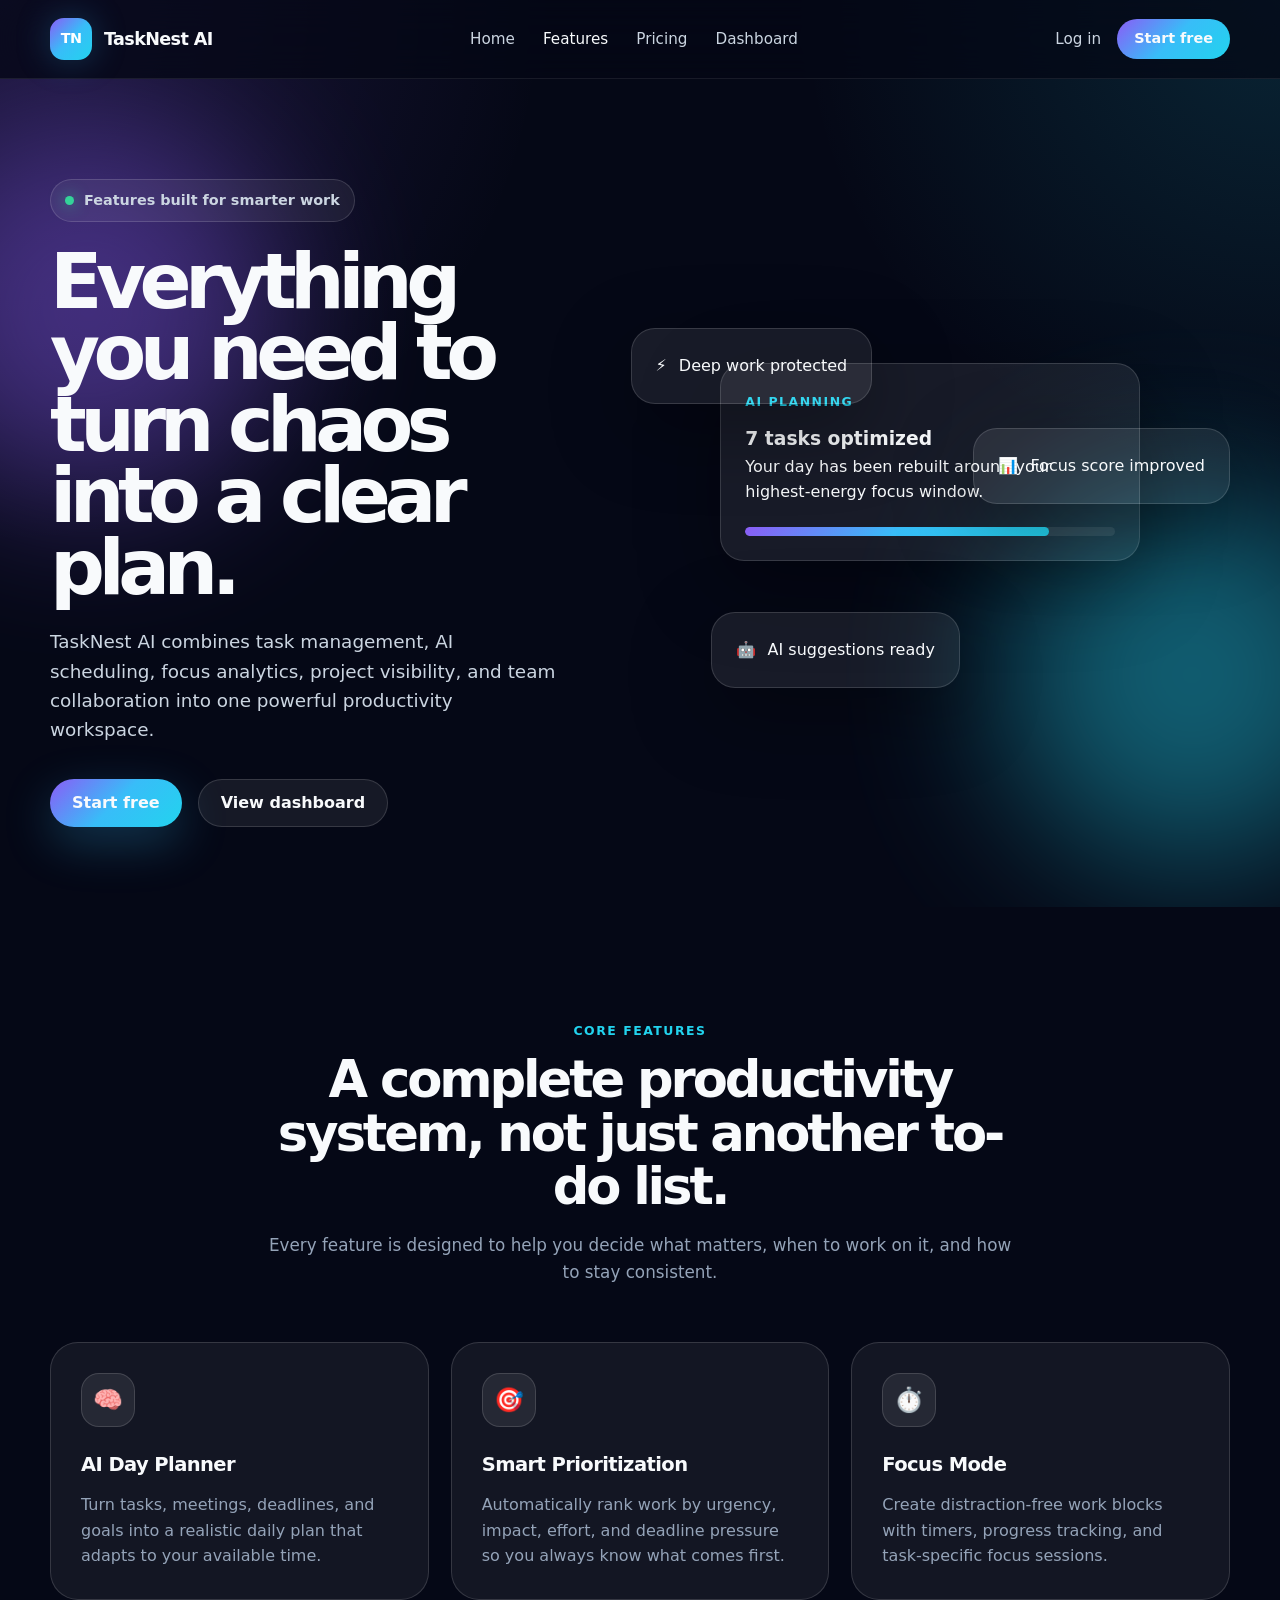
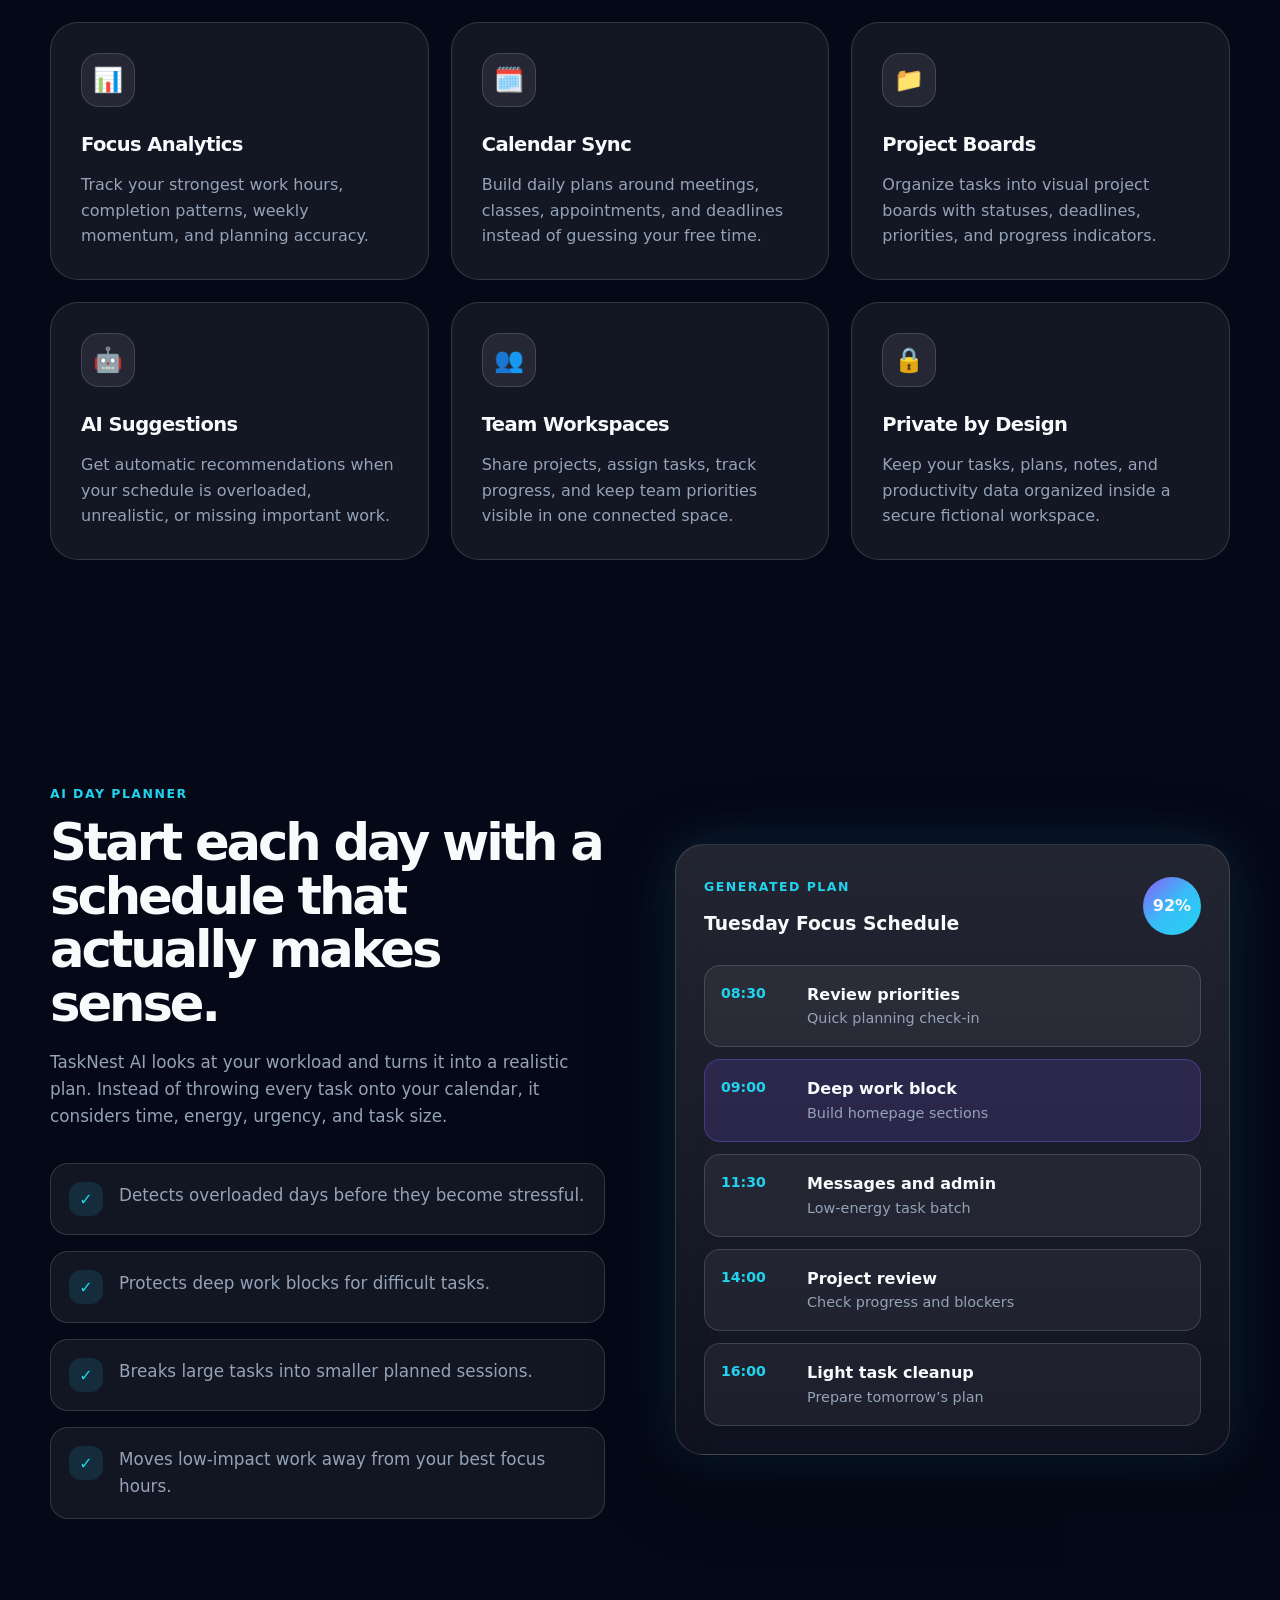
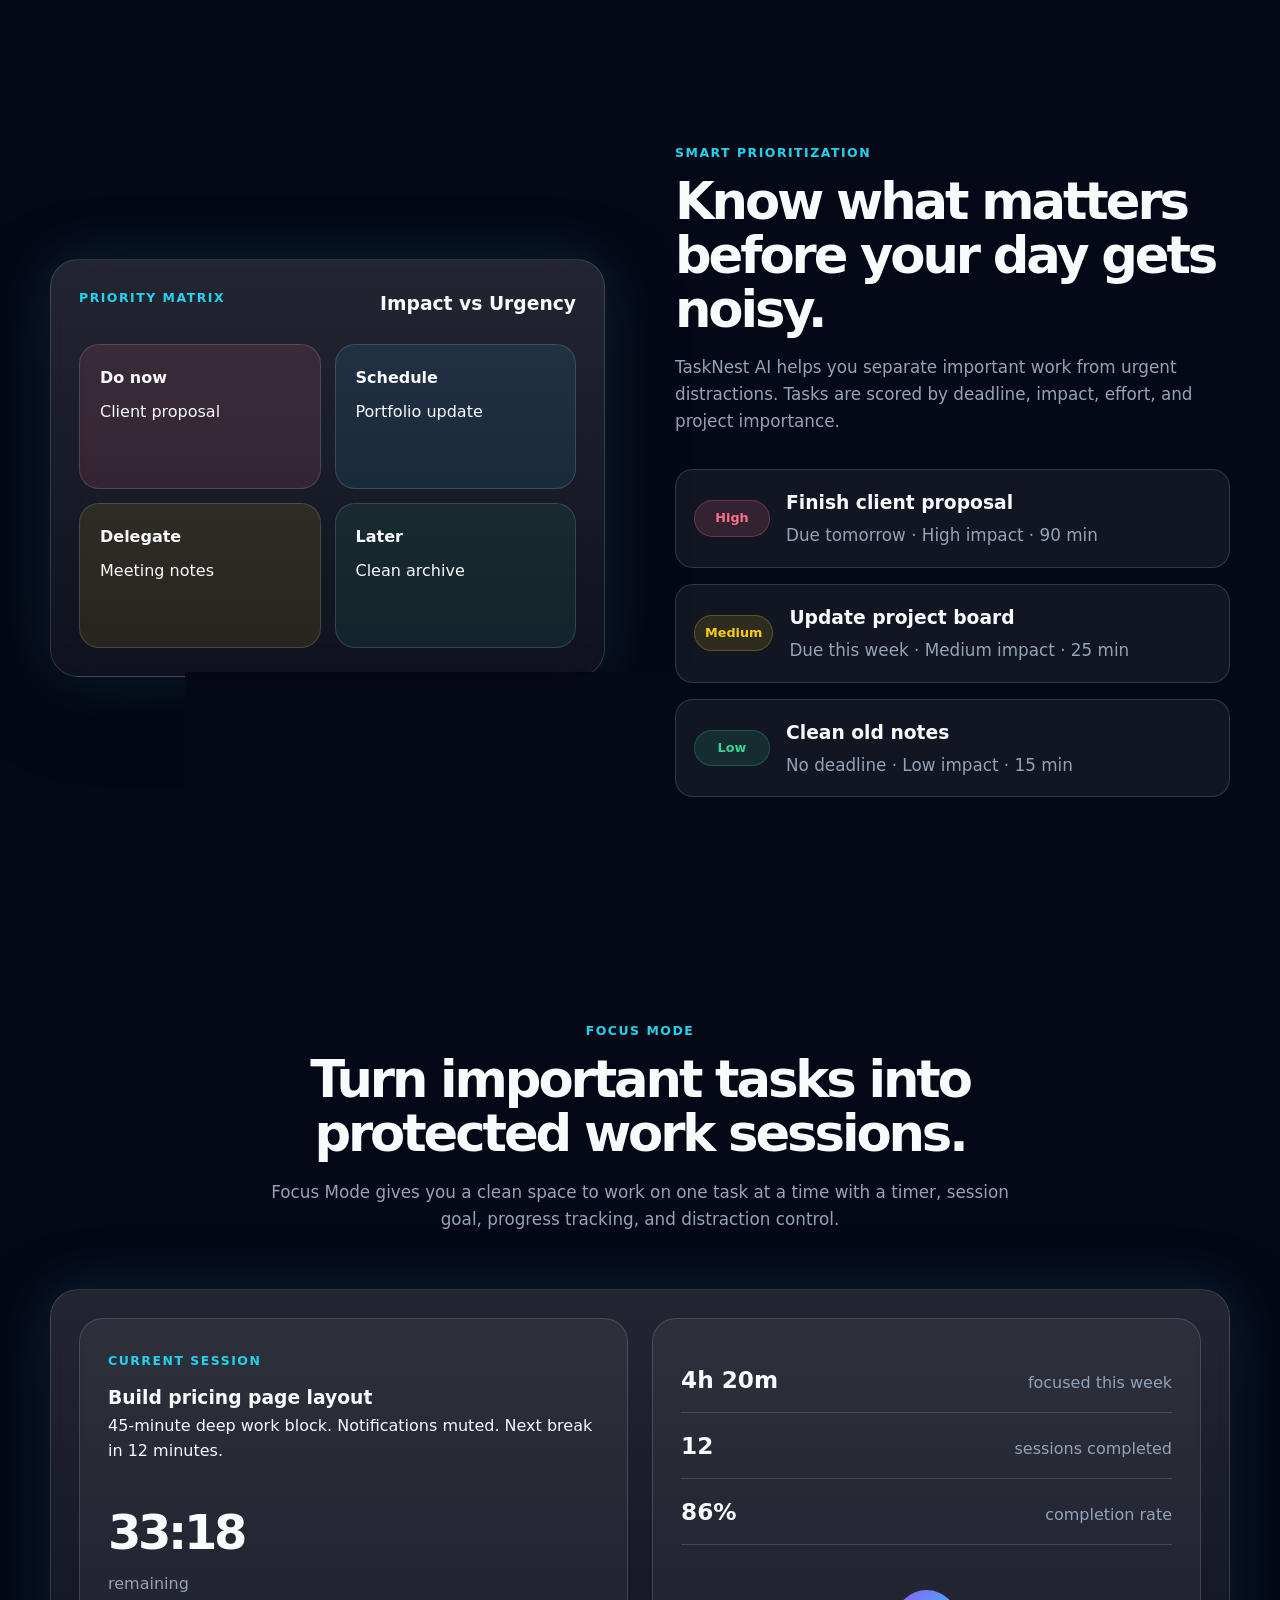
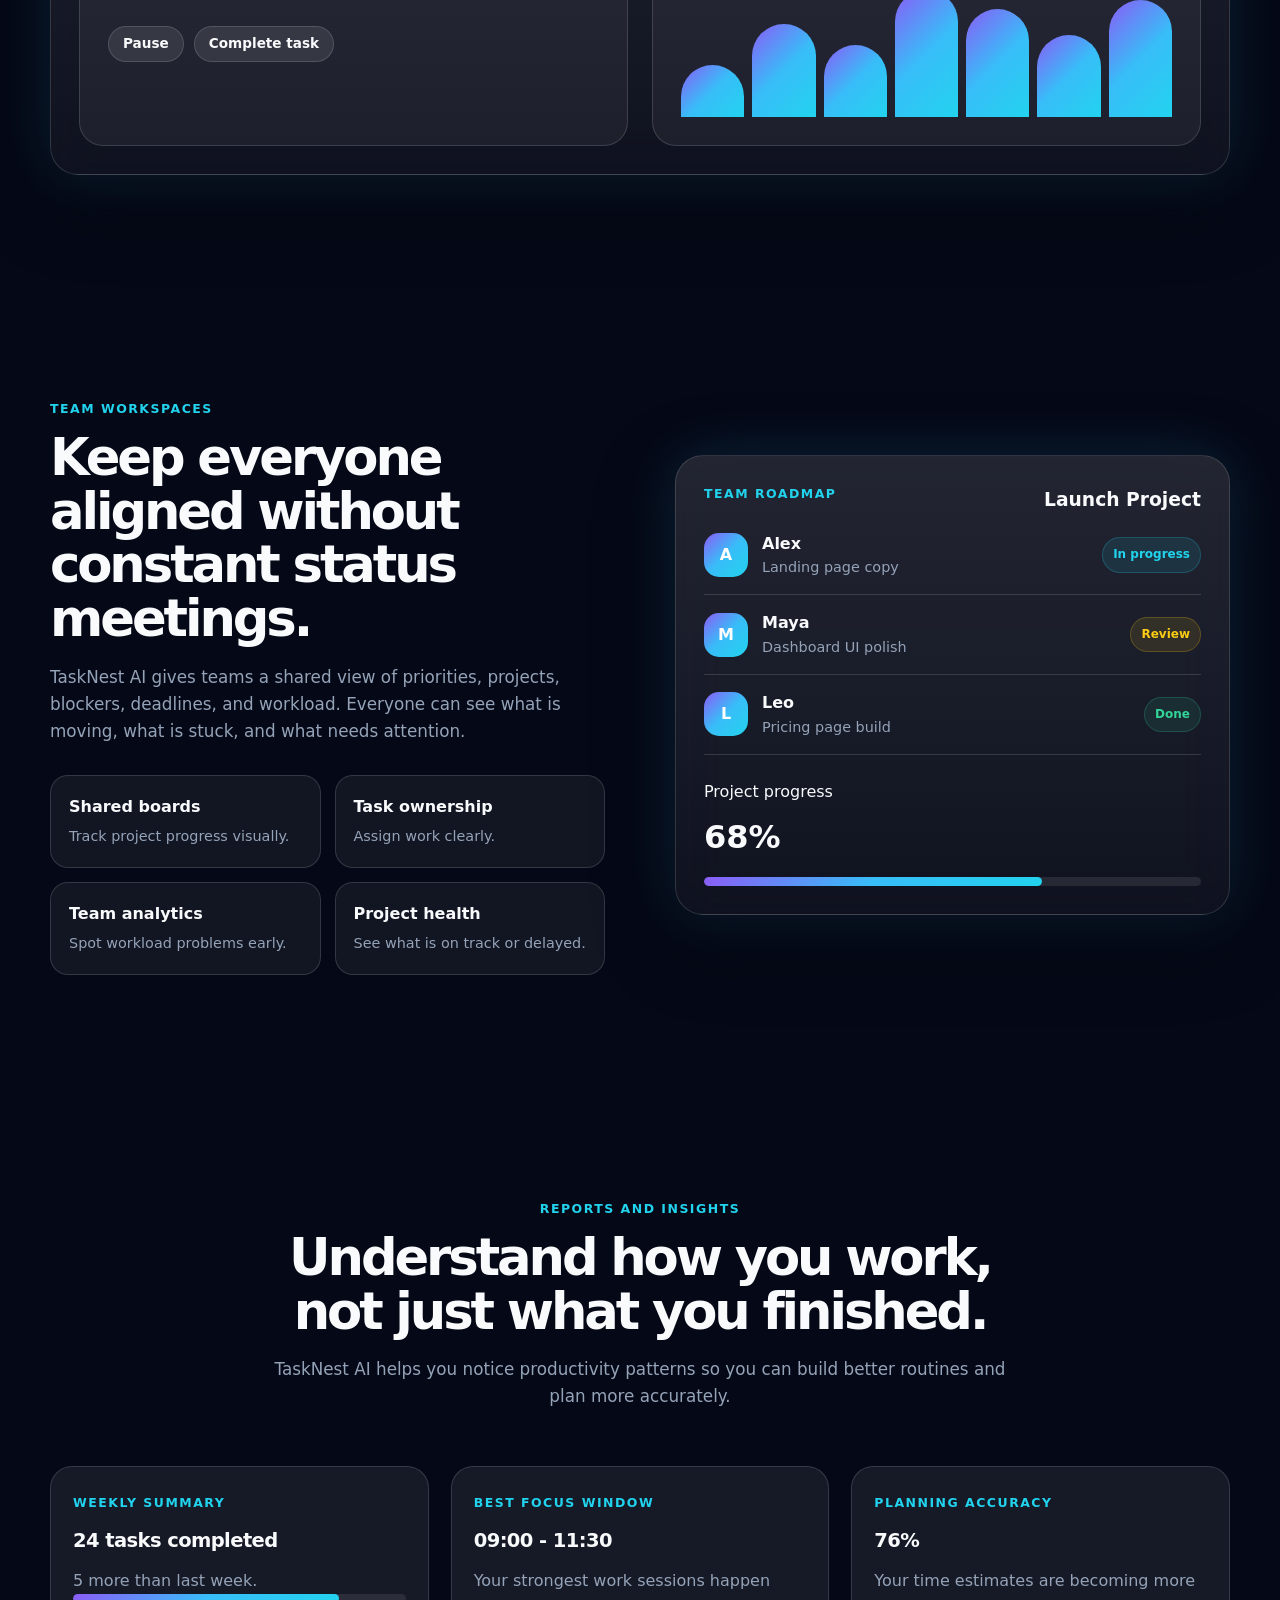
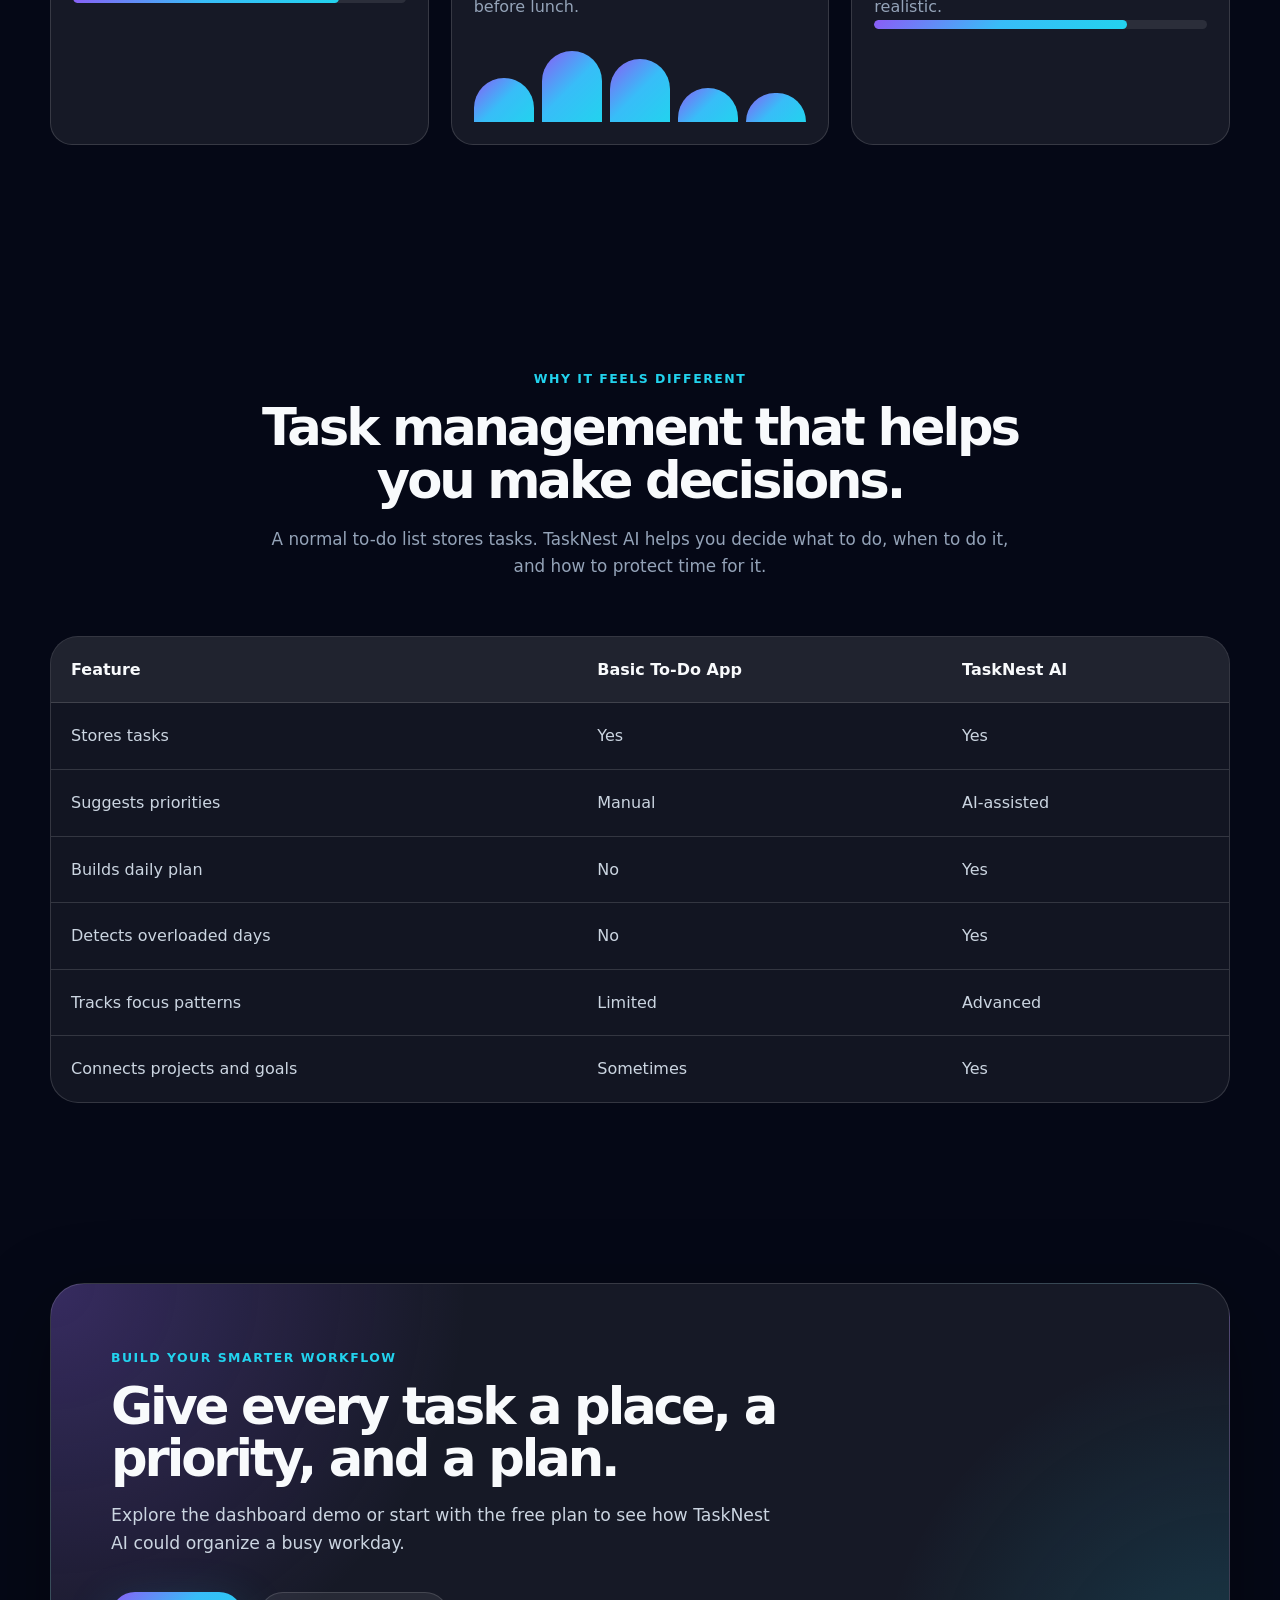
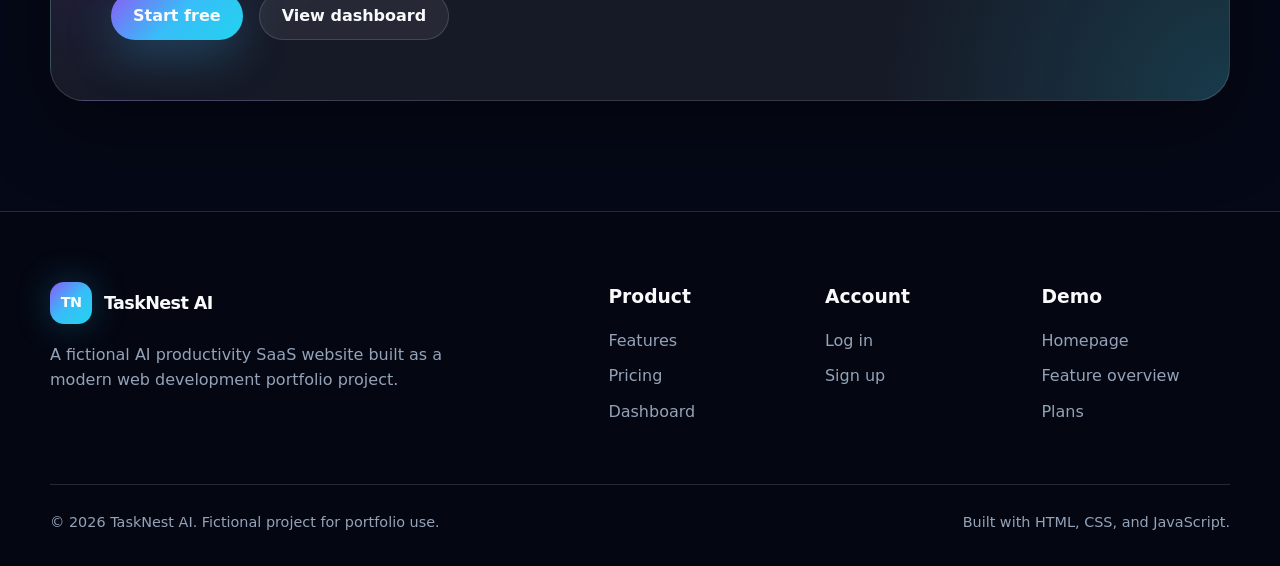
<file: features.html>
<!DOCTYPE html>
<html lang="en">
<head>
    <meta charset="UTF-8">
    <meta name="viewport" content="width=device-width, initial-scale=1.0">
    <title>Features | TaskNest AI</title>
    <meta name="description" content="Explore the AI planning, smart prioritization, focus analytics, project boards, and team collaboration features of TaskNest AI.">

    <link rel="stylesheet" href="css/style.css">
</head>
<body>

    <!-- ================= HEADER ================= -->
    <header class="site-header">
        <nav class="navbar">
            <a href="index.html" class="logo" aria-label="TaskNest AI Home">
                <span class="logo-mark">TN</span>
                <span class="logo-text">TaskNest AI</span>
            </a>

            <button class="nav-toggle" aria-label="Open navigation menu">
                <span></span>
                <span></span>
                <span></span>
            </button>

            <ul class="nav-links">
                <li><a href="index.html">Home</a></li>
                <li><a href="features.html" class="active-link">Features</a></li>
                <li><a href="pricing.html">Pricing</a></li>
                <li><a href="dashboard.html">Dashboard</a></li>
            </ul>

            <div class="nav-actions">
                <a href="login.html" class="nav-login">Log in</a>
                <a href="signup.html" class="btn btn-small">Start free</a>
            </div>
        </nav>
    </header>

    <main>

        <!-- ================= FEATURES HERO ================= -->
        <section class="page-hero features-hero">
            <div class="hero-bg-glow hero-bg-glow-one"></div>
            <div class="hero-bg-glow hero-bg-glow-two"></div>

            <div class="container page-hero-container">
                <div class="page-hero-content">
                    <div class="hero-badge">
                        <span class="badge-dot"></span>
                        Features built for smarter work
                    </div>

                    <h1>Everything you need to turn chaos into a clear plan.</h1>

                    <p>
                        TaskNest AI combines task management, AI scheduling, focus analytics, project visibility, and team collaboration into one powerful productivity workspace.
                    </p>

                    <div class="hero-actions">
                        <a href="signup.html" class="btn btn-primary">Start free</a>
                        <a href="dashboard.html" class="btn btn-secondary">View dashboard</a>
                    </div>
                </div>

                <div class="features-hero-visual">
                    <div class="feature-stack-card main-stack-card">
                        <span class="card-label">AI Planning</span>
                        <h3>7 tasks optimized</h3>
                        <p>Your day has been rebuilt around your highest-energy focus window.</p>

                        <div class="stack-progress">
                            <span style="width: 82%;"></span>
                        </div>
                    </div>

                    <div class="feature-stack-card floating-stack-card floating-card-one">
                        <span>⚡</span>
                        <p>Deep work protected</p>
                    </div>

                    <div class="feature-stack-card floating-stack-card floating-card-two">
                        <span>📊</span>
                        <p>Focus score improved</p>
                    </div>

                    <div class="feature-stack-card floating-stack-card floating-card-three">
                        <span>🤖</span>
                        <p>AI suggestions ready</p>
                    </div>
                </div>
            </div>
        </section>

        <!-- ================= FEATURE GRID ================= -->
        <section class="core-features-section section-padding">
            <div class="container">
                <div class="section-header">
                    <span class="section-eyebrow">Core features</span>
                    <h2>A complete productivity system, not just another to-do list.</h2>
                    <p>
                        Every feature is designed to help you decide what matters, when to work on it, and how to stay consistent.
                    </p>
                </div>

                <div class="feature-grid feature-grid-large">
                    <article class="feature-card">
                        <div class="feature-icon">🧠</div>
                        <h3>AI Day Planner</h3>
                        <p>
                            Turn tasks, meetings, deadlines, and goals into a realistic daily plan that adapts to your available time.
                        </p>
                    </article>

                    <article class="feature-card">
                        <div class="feature-icon">🎯</div>
                        <h3>Smart Prioritization</h3>
                        <p>
                            Automatically rank work by urgency, impact, effort, and deadline pressure so you always know what comes first.
                        </p>
                    </article>

                    <article class="feature-card">
                        <div class="feature-icon">⏱️</div>
                        <h3>Focus Mode</h3>
                        <p>
                            Create distraction-free work blocks with timers, progress tracking, and task-specific focus sessions.
                        </p>
                    </article>

                    <article class="feature-card">
                        <div class="feature-icon">📊</div>
                        <h3>Focus Analytics</h3>
                        <p>
                            Track your strongest work hours, completion patterns, weekly momentum, and planning accuracy.
                        </p>
                    </article>

                    <article class="feature-card">
                        <div class="feature-icon">🗓️</div>
                        <h3>Calendar Sync</h3>
                        <p>
                            Build daily plans around meetings, classes, appointments, and deadlines instead of guessing your free time.
                        </p>
                    </article>

                    <article class="feature-card">
                        <div class="feature-icon">📁</div>
                        <h3>Project Boards</h3>
                        <p>
                            Organize tasks into visual project boards with statuses, deadlines, priorities, and progress indicators.
                        </p>
                    </article>

                    <article class="feature-card">
                        <div class="feature-icon">🤖</div>
                        <h3>AI Suggestions</h3>
                        <p>
                            Get automatic recommendations when your schedule is overloaded, unrealistic, or missing important work.
                        </p>
                    </article>

                    <article class="feature-card">
                        <div class="feature-icon">👥</div>
                        <h3>Team Workspaces</h3>
                        <p>
                            Share projects, assign tasks, track progress, and keep team priorities visible in one connected space.
                        </p>
                    </article>

                    <article class="feature-card">
                        <div class="feature-icon">🔒</div>
                        <h3>Private by Design</h3>
                        <p>
                            Keep your tasks, plans, notes, and productivity data organized inside a secure fictional workspace.
                        </p>
                    </article>
                </div>
            </div>
        </section>

        <!-- ================= AI PLANNER DEEP DIVE ================= -->
        <section class="feature-deep-section section-padding">
            <div class="container split-section">
                <div class="split-content">
                    <span class="section-eyebrow">AI Day Planner</span>
                    <h2>Start each day with a schedule that actually makes sense.</h2>
                    <p>
                        TaskNest AI looks at your workload and turns it into a realistic plan. Instead of throwing every task onto your calendar, it considers time, energy, urgency, and task size.
                    </p>

                    <div class="feature-check-list">
                        <div>
                            <span>✓</span>
                            <p>Detects overloaded days before they become stressful.</p>
                        </div>

                        <div>
                            <span>✓</span>
                            <p>Protects deep work blocks for difficult tasks.</p>
                        </div>

                        <div>
                            <span>✓</span>
                            <p>Breaks large tasks into smaller planned sessions.</p>
                        </div>

                        <div>
                            <span>✓</span>
                            <p>Moves low-impact work away from your best focus hours.</p>
                        </div>
                    </div>
                </div>

                <div class="split-visual">
                    <div class="planning-board">
                        <div class="planning-board-header">
                            <div>
                                <span class="card-label">Generated Plan</span>
                                <h3>Tuesday Focus Schedule</h3>
                            </div>
                            <span class="plan-score">92%</span>
                        </div>

                        <div class="plan-timeline">
                            <div class="plan-row">
                                <span>08:30</span>
                                <div>
                                    <strong>Review priorities</strong>
                                    <p>Quick planning check-in</p>
                                </div>
                            </div>

                            <div class="plan-row highlighted-plan-row">
                                <span>09:00</span>
                                <div>
                                    <strong>Deep work block</strong>
                                    <p>Build homepage sections</p>
                                </div>
                            </div>

                            <div class="plan-row">
                                <span>11:30</span>
                                <div>
                                    <strong>Messages and admin</strong>
                                    <p>Low-energy task batch</p>
                                </div>
                            </div>

                            <div class="plan-row">
                                <span>14:00</span>
                                <div>
                                    <strong>Project review</strong>
                                    <p>Check progress and blockers</p>
                                </div>
                            </div>

                            <div class="plan-row">
                                <span>16:00</span>
                                <div>
                                    <strong>Light task cleanup</strong>
                                    <p>Prepare tomorrow’s plan</p>
                                </div>
                            </div>
                        </div>
                    </div>
                </div>
            </div>
        </section>

        <!-- ================= PRIORITIZATION ================= -->
        <section class="feature-deep-section section-padding">
            <div class="container split-section reverse-split">
                <div class="split-content">
                    <span class="section-eyebrow">Smart Prioritization</span>
                    <h2>Know what matters before your day gets noisy.</h2>
                    <p>
                        TaskNest AI helps you separate important work from urgent distractions. Tasks are scored by deadline, impact, effort, and project importance.
                    </p>

                    <div class="priority-list">
                        <div class="priority-item high-priority">
                            <span>High</span>
                            <div>
                                <h3>Finish client proposal</h3>
                                <p>Due tomorrow · High impact · 90 min</p>
                            </div>
                        </div>

                        <div class="priority-item medium-priority">
                            <span>Medium</span>
                            <div>
                                <h3>Update project board</h3>
                                <p>Due this week · Medium impact · 25 min</p>
                            </div>
                        </div>

                        <div class="priority-item low-priority">
                            <span>Low</span>
                            <div>
                                <h3>Clean old notes</h3>
                                <p>No deadline · Low impact · 15 min</p>
                            </div>
                        </div>
                    </div>
                </div>

                <div class="split-visual">
                    <div class="priority-matrix">
                        <div class="matrix-header">
                            <span class="card-label">Priority Matrix</span>
                            <h3>Impact vs Urgency</h3>
                        </div>

                        <div class="matrix-grid">
                            <div class="matrix-cell urgent-important">
                                <strong>Do now</strong>
                                <p>Client proposal</p>
                            </div>

                            <div class="matrix-cell important">
                                <strong>Schedule</strong>
                                <p>Portfolio update</p>
                            </div>

                            <div class="matrix-cell urgent">
                                <strong>Delegate</strong>
                                <p>Meeting notes</p>
                            </div>

                            <div class="matrix-cell low">
                                <strong>Later</strong>
                                <p>Clean archive</p>
                            </div>
                        </div>
                    </div>
                </div>
            </div>
        </section>

        <!-- ================= FOCUS MODE ================= -->
        <section class="focus-feature-section section-padding">
            <div class="container">
                <div class="section-header">
                    <span class="section-eyebrow">Focus Mode</span>
                    <h2>Turn important tasks into protected work sessions.</h2>
                    <p>
                        Focus Mode gives you a clean space to work on one task at a time with a timer, session goal, progress tracking, and distraction control.
                    </p>
                </div>

                <div class="focus-mode-preview">
                    <div class="focus-left-panel">
                        <span class="card-label">Current Session</span>
                        <h3>Build pricing page layout</h3>
                        <p>
                            45-minute deep work block. Notifications muted. Next break in 12 minutes.
                        </p>

                        <div class="focus-timer">
                            <strong>33:18</strong>
                            <span>remaining</span>
                        </div>

                        <div class="focus-actions">
                            <button class="mini-btn">Pause</button>
                            <button class="mini-btn">Complete task</button>
                        </div>
                    </div>

                    <div class="focus-right-panel">
                        <div class="focus-stat">
                            <strong>4h 20m</strong>
                            <span>focused this week</span>
                        </div>

                        <div class="focus-stat">
                            <strong>12</strong>
                            <span>sessions completed</span>
                        </div>

                        <div class="focus-stat">
                            <strong>86%</strong>
                            <span>completion rate</span>
                        </div>

                        <div class="mini-line-chart">
                            <span style="height: 35%;"></span>
                            <span style="height: 62%;"></span>
                            <span style="height: 48%;"></span>
                            <span style="height: 85%;"></span>
                            <span style="height: 72%;"></span>
                            <span style="height: 55%;"></span>
                            <span style="height: 78%;"></span>
                        </div>
                    </div>
                </div>
            </div>
        </section>

        <!-- ================= TEAM FEATURES ================= -->
        <section class="team-features-section section-padding">
            <div class="container split-section">
                <div class="split-content">
                    <span class="section-eyebrow">Team Workspaces</span>
                    <h2>Keep everyone aligned without constant status meetings.</h2>
                    <p>
                        TaskNest AI gives teams a shared view of priorities, projects, blockers, deadlines, and workload. Everyone can see what is moving, what is stuck, and what needs attention.
                    </p>

                    <div class="team-feature-grid">
                        <div>
                            <strong>Shared boards</strong>
                            <span>Track project progress visually.</span>
                        </div>

                        <div>
                            <strong>Task ownership</strong>
                            <span>Assign work clearly.</span>
                        </div>

                        <div>
                            <strong>Team analytics</strong>
                            <span>Spot workload problems early.</span>
                        </div>

                        <div>
                            <strong>Project health</strong>
                            <span>See what is on track or delayed.</span>
                        </div>
                    </div>
                </div>

                <div class="split-visual">
                    <div class="team-board-preview">
                        <div class="team-board-header">
                            <span class="card-label">Team Roadmap</span>
                            <h3>Launch Project</h3>
                        </div>

                        <div class="team-member-row">
                            <div class="member-avatar">A</div>
                            <div>
                                <strong>Alex</strong>
                                <p>Landing page copy</p>
                            </div>
                            <span class="status-tag active-status">In progress</span>
                        </div>

                        <div class="team-member-row">
                            <div class="member-avatar">M</div>
                            <div>
                                <strong>Maya</strong>
                                <p>Dashboard UI polish</p>
                            </div>
                            <span class="status-tag review-status">Review</span>
                        </div>

                        <div class="team-member-row">
                            <div class="member-avatar">L</div>
                            <div>
                                <strong>Leo</strong>
                                <p>Pricing page build</p>
                            </div>
                            <span class="status-tag done-status">Done</span>
                        </div>

                        <div class="team-progress-card">
                            <span>Project progress</span>
                            <strong>68%</strong>
                            <div class="progress-line">
                                <span style="width: 68%;"></span>
                            </div>
                        </div>
                    </div>
                </div>
            </div>
        </section>

        <!-- ================= REPORTS ================= -->
        <section class="reports-section section-padding">
            <div class="container">
                <div class="section-header">
                    <span class="section-eyebrow">Reports and insights</span>
                    <h2>Understand how you work, not just what you finished.</h2>
                    <p>
                        TaskNest AI helps you notice productivity patterns so you can build better routines and plan more accurately.
                    </p>
                </div>

                <div class="reports-grid">
                    <article class="report-card">
                        <span class="card-label">Weekly Summary</span>
                        <h3>24 tasks completed</h3>
                        <p>5 more than last week.</p>
                        <div class="progress-line">
                            <span style="width: 80%;"></span>
                        </div>
                    </article>

                    <article class="report-card">
                        <span class="card-label">Best Focus Window</span>
                        <h3>09:00 - 11:30</h3>
                        <p>Your strongest work sessions happen before lunch.</p>
                        <div class="mini-line-chart small-chart">
                            <span style="height: 55%;"></span>
                            <span style="height: 88%;"></span>
                            <span style="height: 78%;"></span>
                            <span style="height: 42%;"></span>
                            <span style="height: 36%;"></span>
                        </div>
                    </article>

                    <article class="report-card">
                        <span class="card-label">Planning Accuracy</span>
                        <h3>76%</h3>
                        <p>Your time estimates are becoming more realistic.</p>
                        <div class="progress-line">
                            <span style="width: 76%;"></span>
                        </div>
                    </article>
                </div>
            </div>
        </section>

        <!-- ================= COMPARISON ================= -->
        <section class="comparison-section section-padding">
            <div class="container">
                <div class="section-header">
                    <span class="section-eyebrow">Why it feels different</span>
                    <h2>Task management that helps you make decisions.</h2>
                    <p>
                        A normal to-do list stores tasks. TaskNest AI helps you decide what to do, when to do it, and how to protect time for it.
                    </p>
                </div>

                <div class="comparison-table-wrapper">
                    <table class="comparison-table">
                        <thead>
                            <tr>
                                <th>Feature</th>
                                <th>Basic To-Do App</th>
                                <th>TaskNest AI</th>
                            </tr>
                        </thead>

                        <tbody>
                            <tr>
                                <td>Stores tasks</td>
                                <td>Yes</td>
                                <td>Yes</td>
                            </tr>

                            <tr>
                                <td>Suggests priorities</td>
                                <td>Manual</td>
                                <td>AI-assisted</td>
                            </tr>

                            <tr>
                                <td>Builds daily plan</td>
                                <td>No</td>
                                <td>Yes</td>
                            </tr>

                            <tr>
                                <td>Detects overloaded days</td>
                                <td>No</td>
                                <td>Yes</td>
                            </tr>

                            <tr>
                                <td>Tracks focus patterns</td>
                                <td>Limited</td>
                                <td>Advanced</td>
                            </tr>

                            <tr>
                                <td>Connects projects and goals</td>
                                <td>Sometimes</td>
                                <td>Yes</td>
                            </tr>
                        </tbody>
                    </table>
                </div>
            </div>
        </section>

        <!-- ================= FINAL CTA ================= -->
        <section class="final-cta-section">
            <div class="container">
                <div class="final-cta-card">
                    <span class="section-eyebrow">Build your smarter workflow</span>
                    <h2>Give every task a place, a priority, and a plan.</h2>
                    <p>
                        Explore the dashboard demo or start with the free plan to see how TaskNest AI could organize a busy workday.
                    </p>

                    <div class="hero-actions">
                        <a href="signup.html" class="btn btn-primary">Start free</a>
                        <a href="dashboard.html" class="btn btn-secondary">View dashboard</a>
                    </div>
                </div>
            </div>
        </section>

    </main>

    <!-- ================= FOOTER ================= -->
    <footer class="site-footer">
        <div class="container footer-container">
            <div class="footer-brand">
                <a href="index.html" class="logo">
                    <span class="logo-mark">TN</span>
                    <span class="logo-text">TaskNest AI</span>
                </a>
                <p>
                    A fictional AI productivity SaaS website built as a modern web development portfolio project.
                </p>
            </div>

            <div class="footer-links">
                <div>
                    <h3>Product</h3>
                    <a href="features.html">Features</a>
                    <a href="pricing.html">Pricing</a>
                    <a href="dashboard.html">Dashboard</a>
                </div>

                <div>
                    <h3>Account</h3>
                    <a href="login.html">Log in</a>
                    <a href="signup.html">Sign up</a>
                </div>

                <div>
                    <h3>Demo</h3>
                    <a href="index.html">Homepage</a>
                    <a href="features.html">Feature overview</a>
                    <a href="pricing.html">Plans</a>
                </div>
            </div>
        </div>

        <div class="container footer-bottom">
            <p>© 2026 TaskNest AI. Fictional project for portfolio use.</p>
            <p>Built with HTML, CSS, and JavaScript.</p>
        </div>
    </footer>

    <script src="js/main.js"></script>
</body>
</html>
</file>
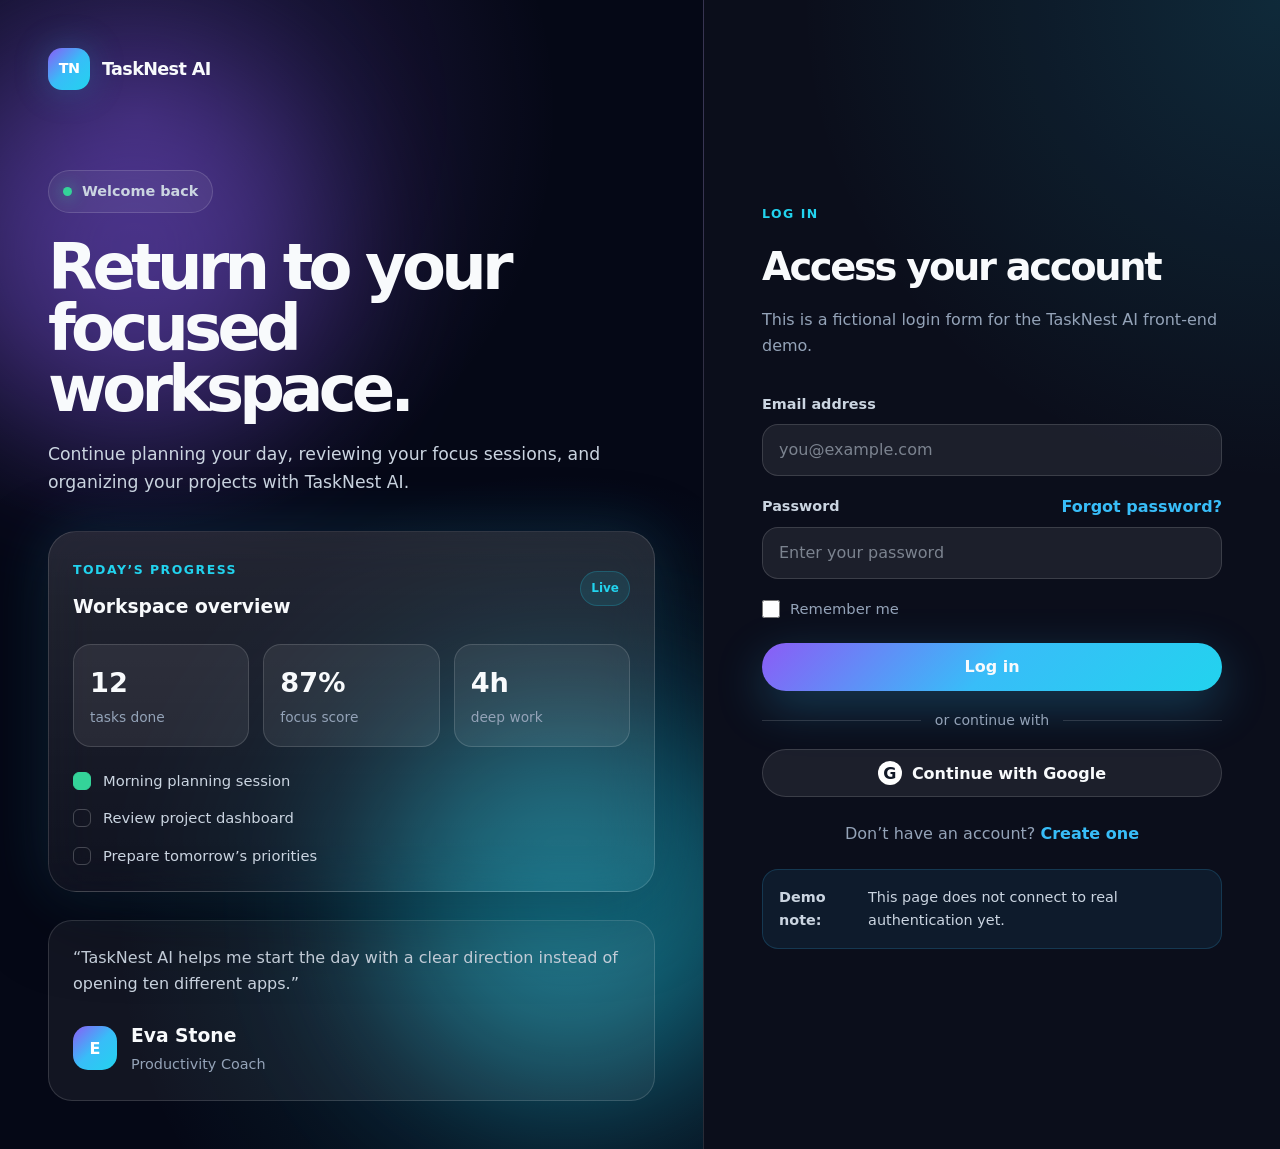
<file: login.html>
<!DOCTYPE html>
<html lang="en">
<head>
    <meta charset="UTF-8">
    <meta name="viewport" content="width=device-width, initial-scale=1.0">
    <title>Log In | TaskNest AI</title>
    <meta name="description" content="Log in to your TaskNest AI workspace. Fictional login page for a productivity SaaS portfolio project.">

    <link rel="stylesheet" href="css/style.css">
</head>
<body>

    <!-- ================= AUTH PAGE ================= -->
    <main class="auth-page">

        <section class="auth-visual-panel">
            <div class="auth-bg-glow auth-bg-glow-one"></div>
            <div class="auth-bg-glow auth-bg-glow-two"></div>

            <a href="index.html" class="logo auth-logo" aria-label="TaskNest AI Home">
                <span class="logo-mark">TN</span>
                <span class="logo-text">TaskNest AI</span>
            </a>

            <div class="auth-visual-content">
                <div class="hero-badge">
                    <span class="badge-dot"></span>
                    Welcome back
                </div>

                <h1>Return to your focused workspace.</h1>

                <p>
                    Continue planning your day, reviewing your focus sessions, and organizing your projects with TaskNest AI.
                </p>

                <div class="auth-dashboard-card">
                    <div class="auth-dashboard-header">
                        <div>
                            <span class="card-label">Today’s Progress</span>
                            <h3>Workspace overview</h3>
                        </div>
                        <span class="status-tag active-status">Live</span>
                    </div>

                    <div class="auth-stat-grid">
                        <div class="auth-stat-card">
                            <strong>12</strong>
                            <span>tasks done</span>
                        </div>

                        <div class="auth-stat-card">
                            <strong>87%</strong>
                            <span>focus score</span>
                        </div>

                        <div class="auth-stat-card">
                            <strong>4h</strong>
                            <span>deep work</span>
                        </div>
                    </div>

                    <div class="auth-mini-task-list">
                        <div class="mini-task complete">
                            <span></span>
                            <p>Morning planning session</p>
                        </div>

                        <div class="mini-task">
                            <span></span>
                            <p>Review project dashboard</p>
                        </div>

                        <div class="mini-task">
                            <span></span>
                            <p>Prepare tomorrow’s priorities</p>
                        </div>
                    </div>
                </div>

                <div class="auth-testimonial">
                    <p>
                        “TaskNest AI helps me start the day with a clear direction instead of opening ten different apps.”
                    </p>

                    <div class="testimonial-author">
                        <div class="author-avatar">E</div>
                        <div>
                            <h3>Eva Stone</h3>
                            <span>Productivity Coach</span>
                        </div>
                    </div>
                </div>
            </div>
        </section>

        <section class="auth-form-panel">
            <div class="auth-form-wrapper">
                <div class="auth-form-header">
                    <span class="section-eyebrow">Log in</span>
                    <h2>Access your account</h2>
                    <p>
                        This is a fictional login form for the TaskNest AI front-end demo.
                    </p>
                </div>

                <form class="auth-form">
                    <div class="form-group">
                        <label for="login-email">Email address</label>
                        <input type="email" id="login-email" name="email" placeholder="you@example.com" required>
                    </div>

                    <div class="form-group">
                        <div class="label-row">
                            <label for="login-password">Password</label>
                            <a href="#" class="text-link">Forgot password?</a>
                        </div>
                        <input type="password" id="login-password" name="password" placeholder="Enter your password" required>
                    </div>

                    <div class="form-options">
                        <label class="checkbox-label">
                            <input type="checkbox" name="remember">
                            <span>Remember me</span>
                        </label>
                    </div>

                    <button type="submit" class="btn btn-primary auth-submit">Log in</button>

                    <div class="auth-divider">
                        <span>or continue with</span>
                    </div>

                    <button type="button" class="btn btn-secondary social-login">
                        <span>G</span>
                        Continue with Google
                    </button>
                </form>

                <p class="auth-switch">
                    Don’t have an account?
                    <a href="signup.html">Create one</a>
                </p>

                <div class="auth-demo-note">
                    <strong>Demo note:</strong>
                    <span>This page does not connect to real authentication yet.</span>
                </div>
            </div>
        </section>

    </main>

    <script src="js/main.js"></script>
</body>
</html>
</file>
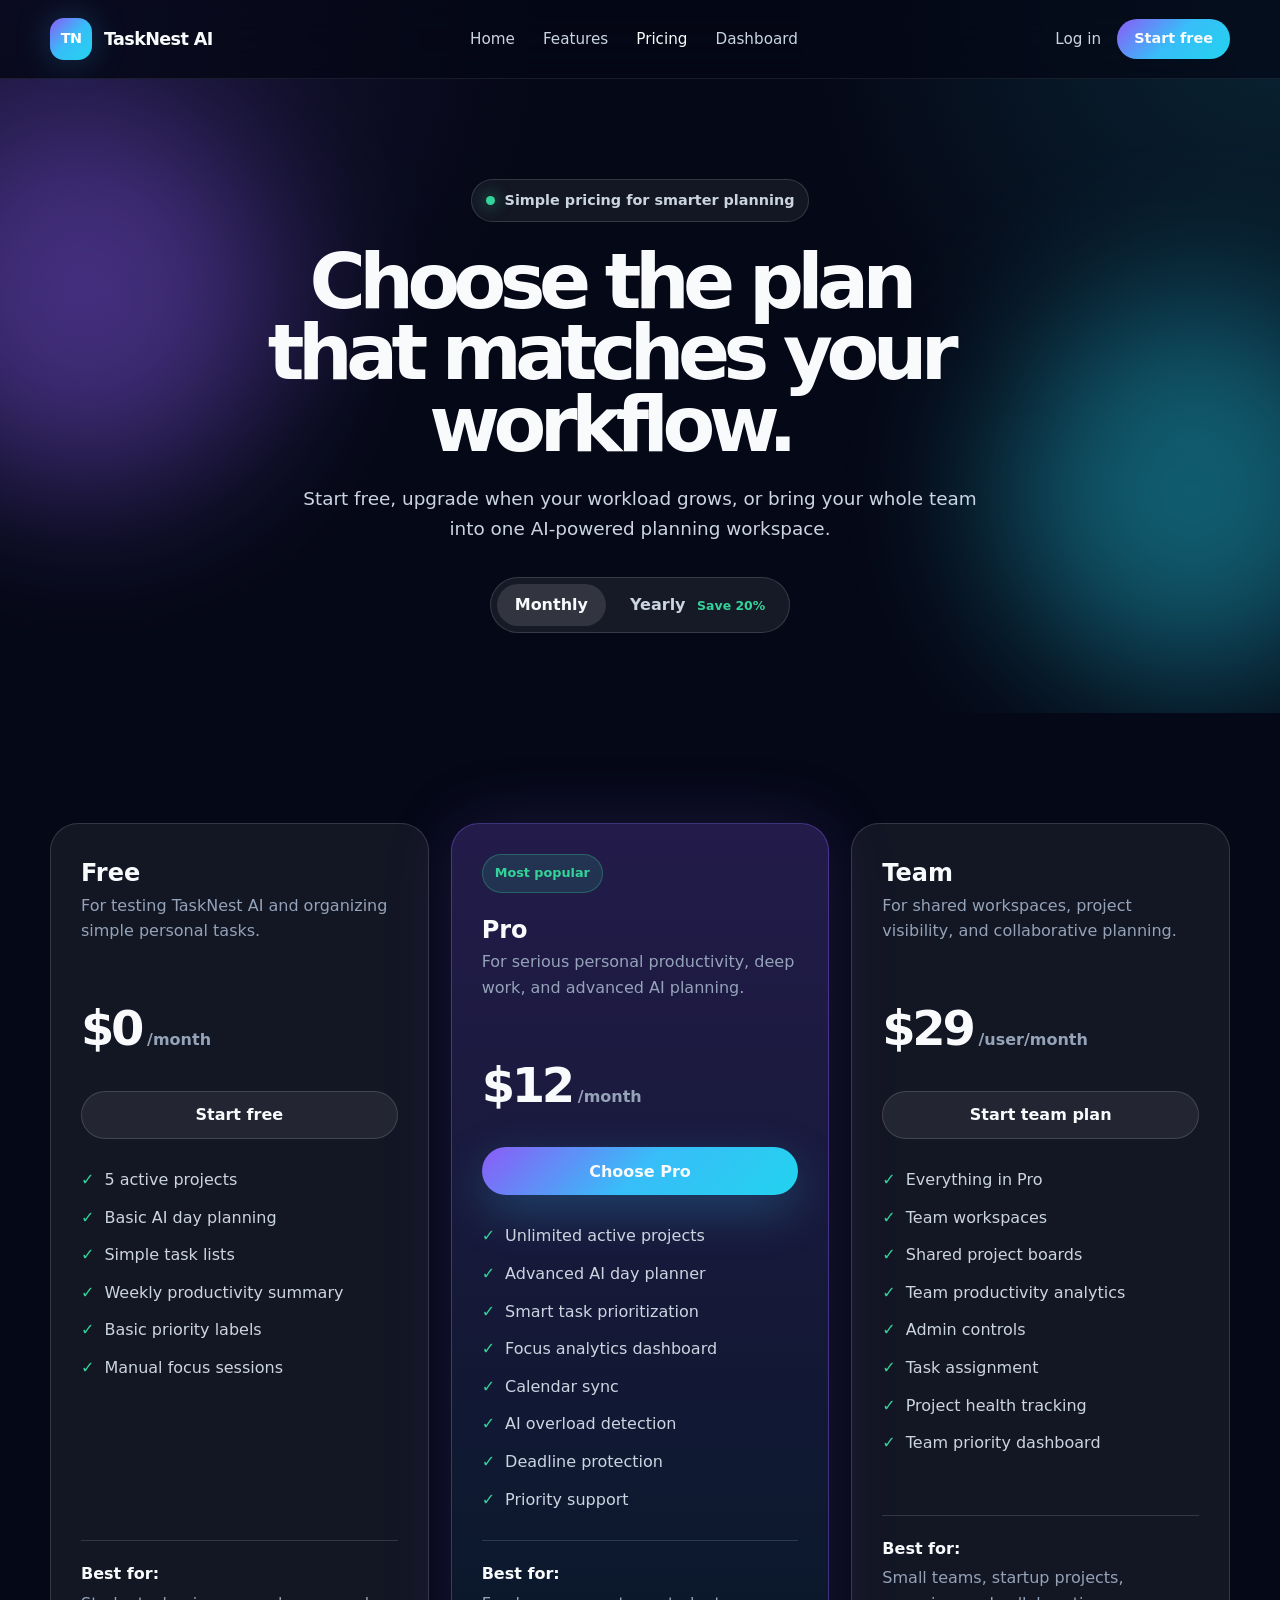
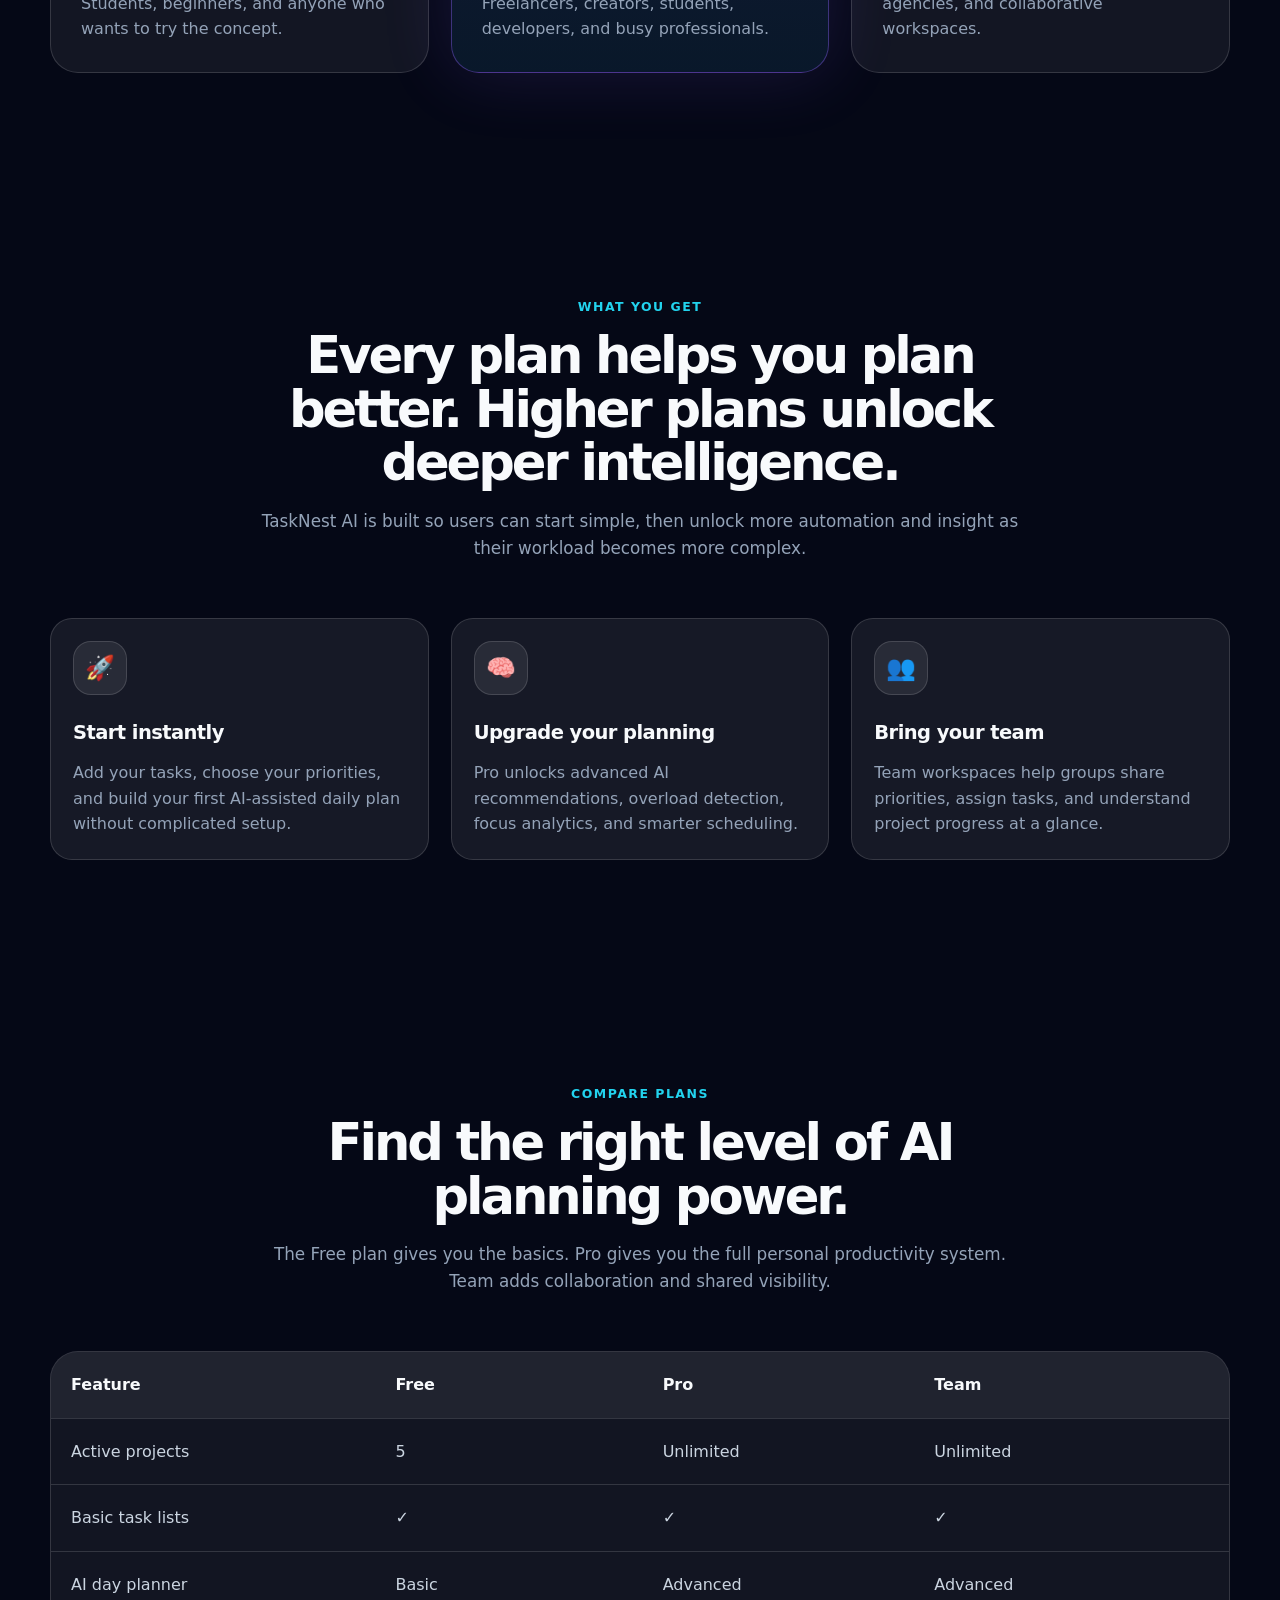
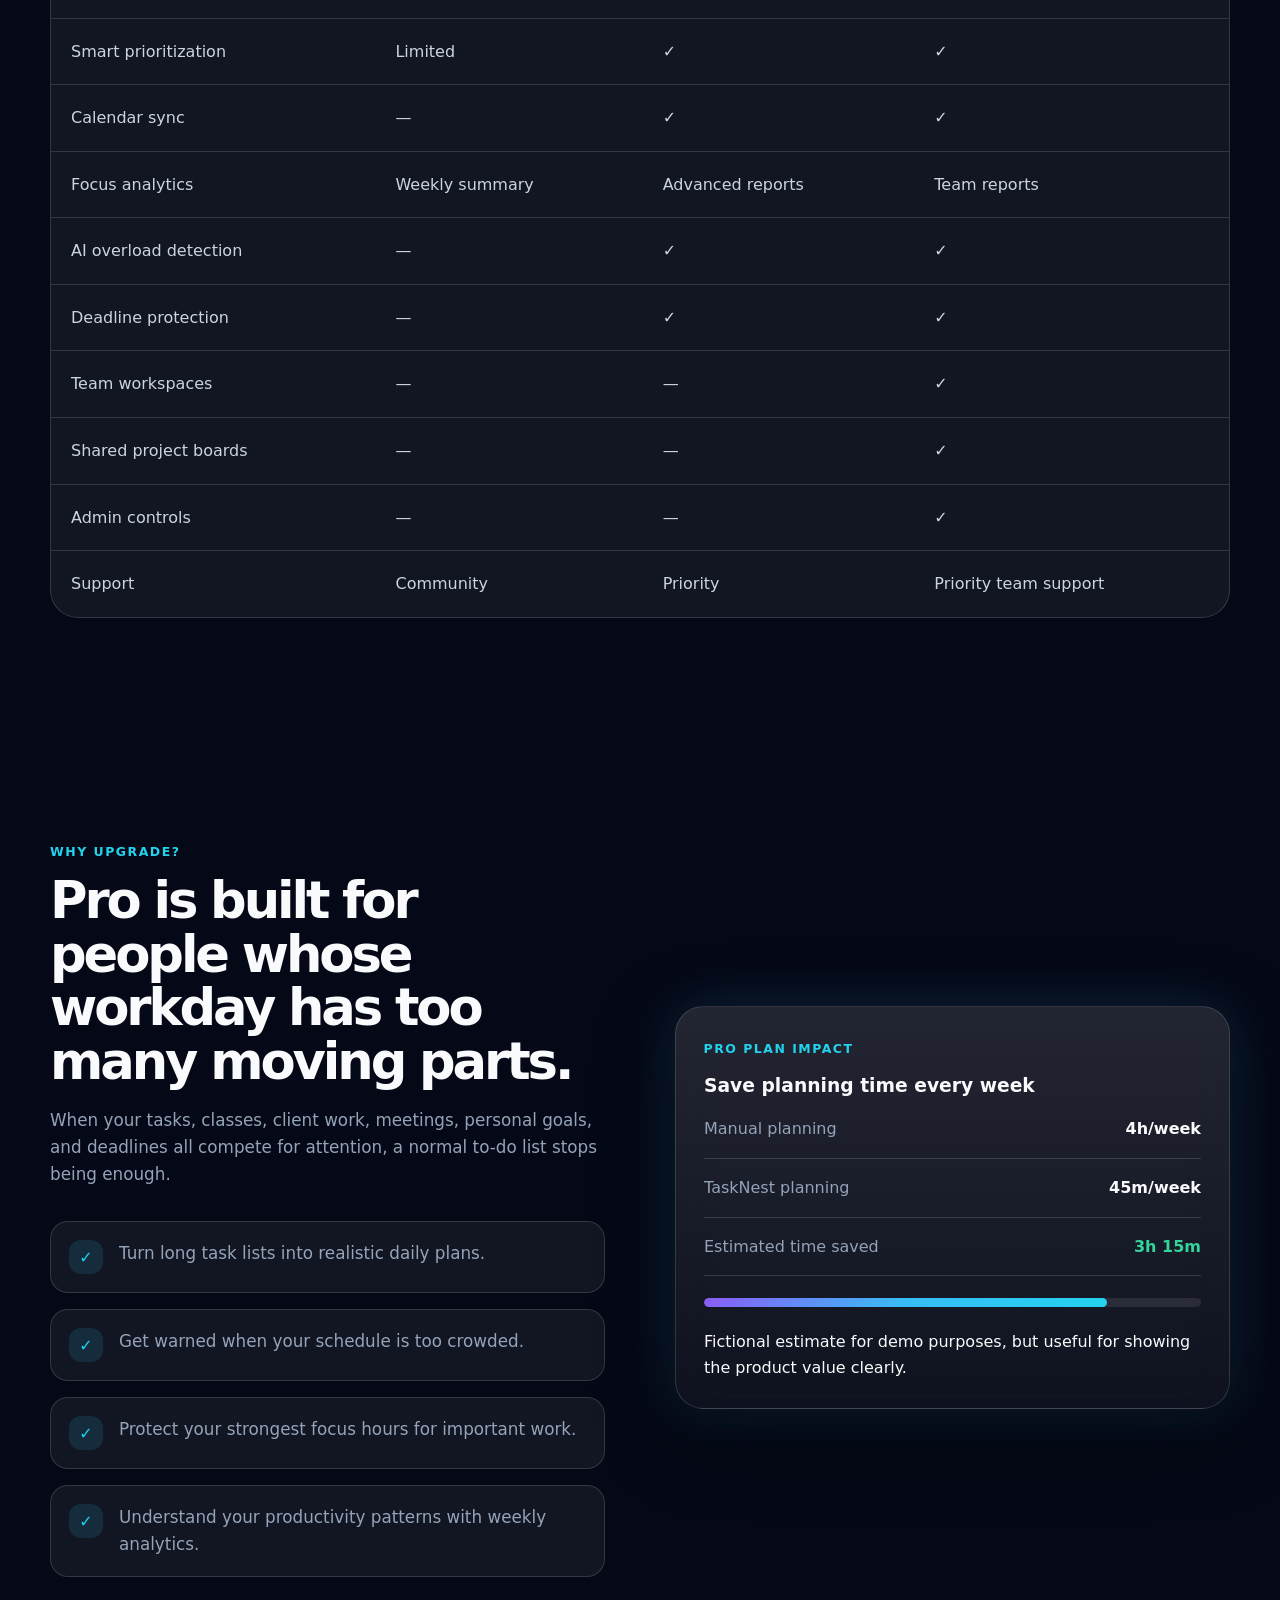
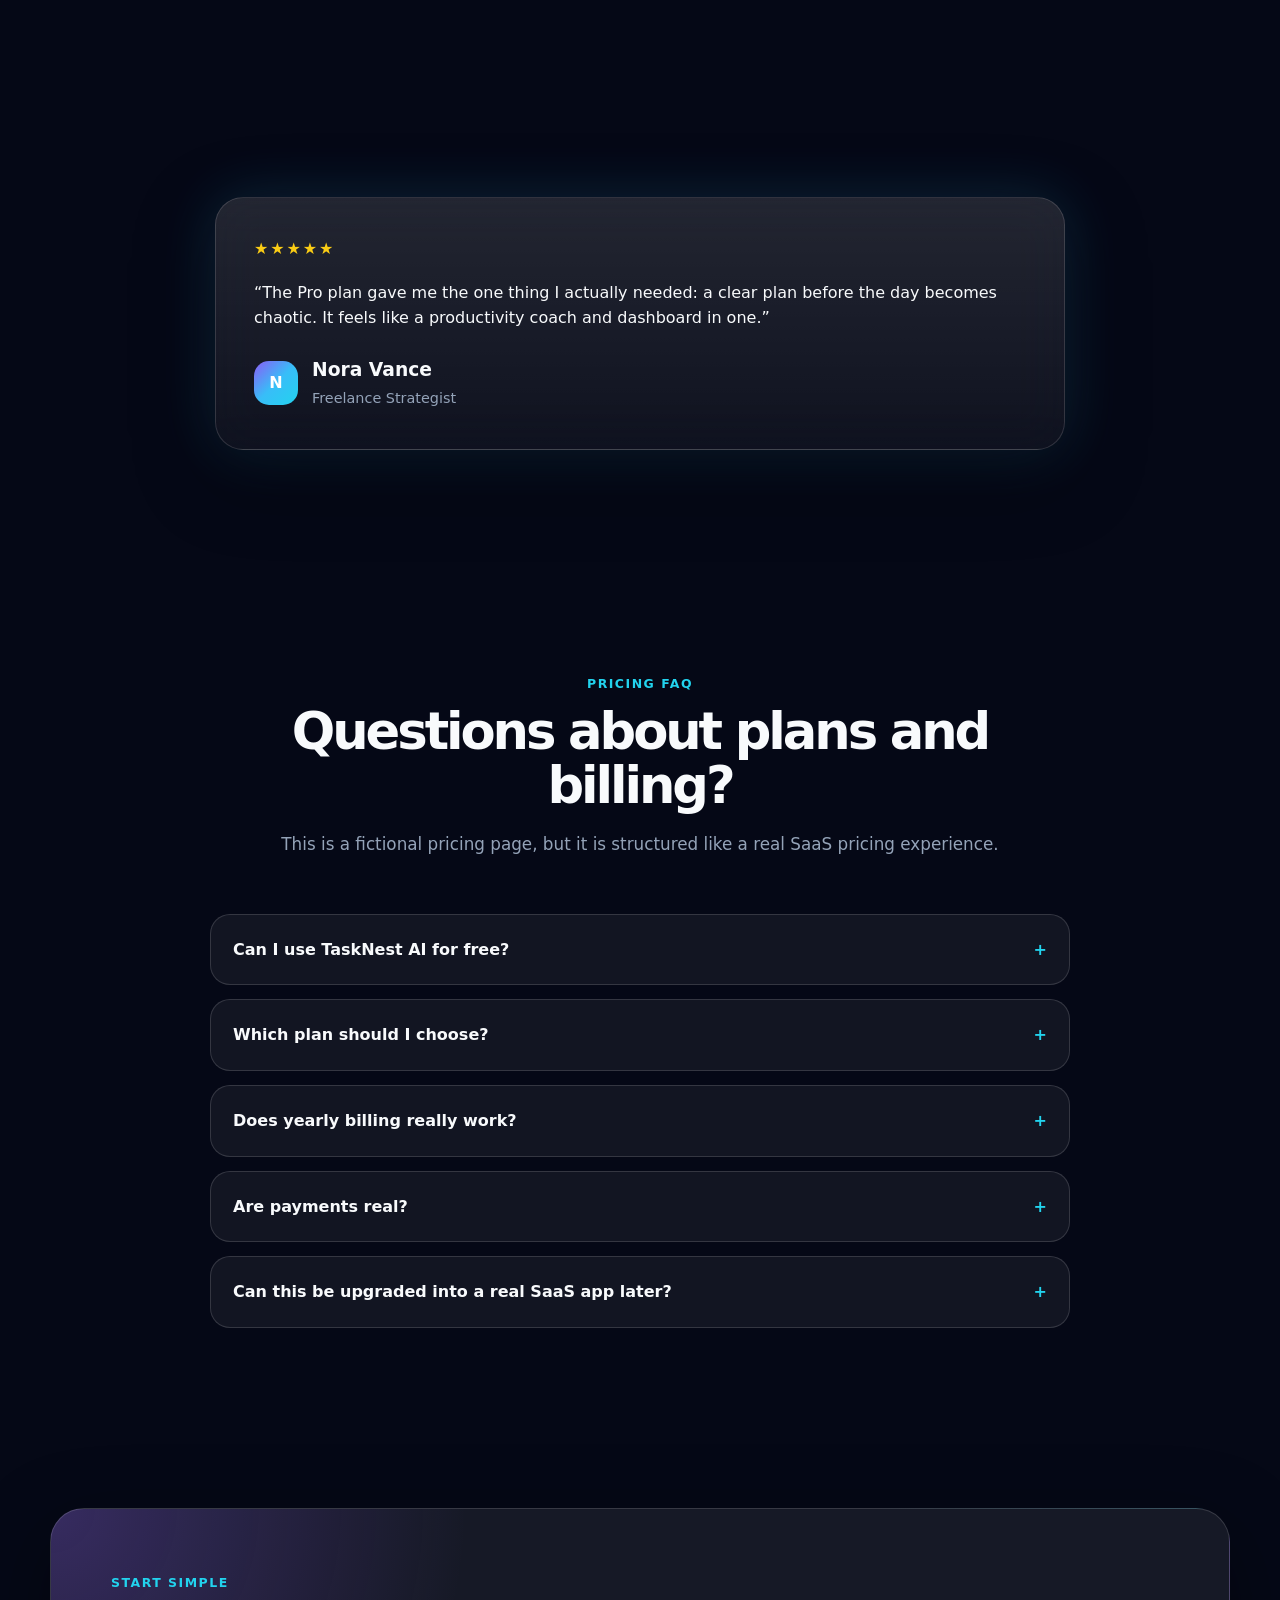
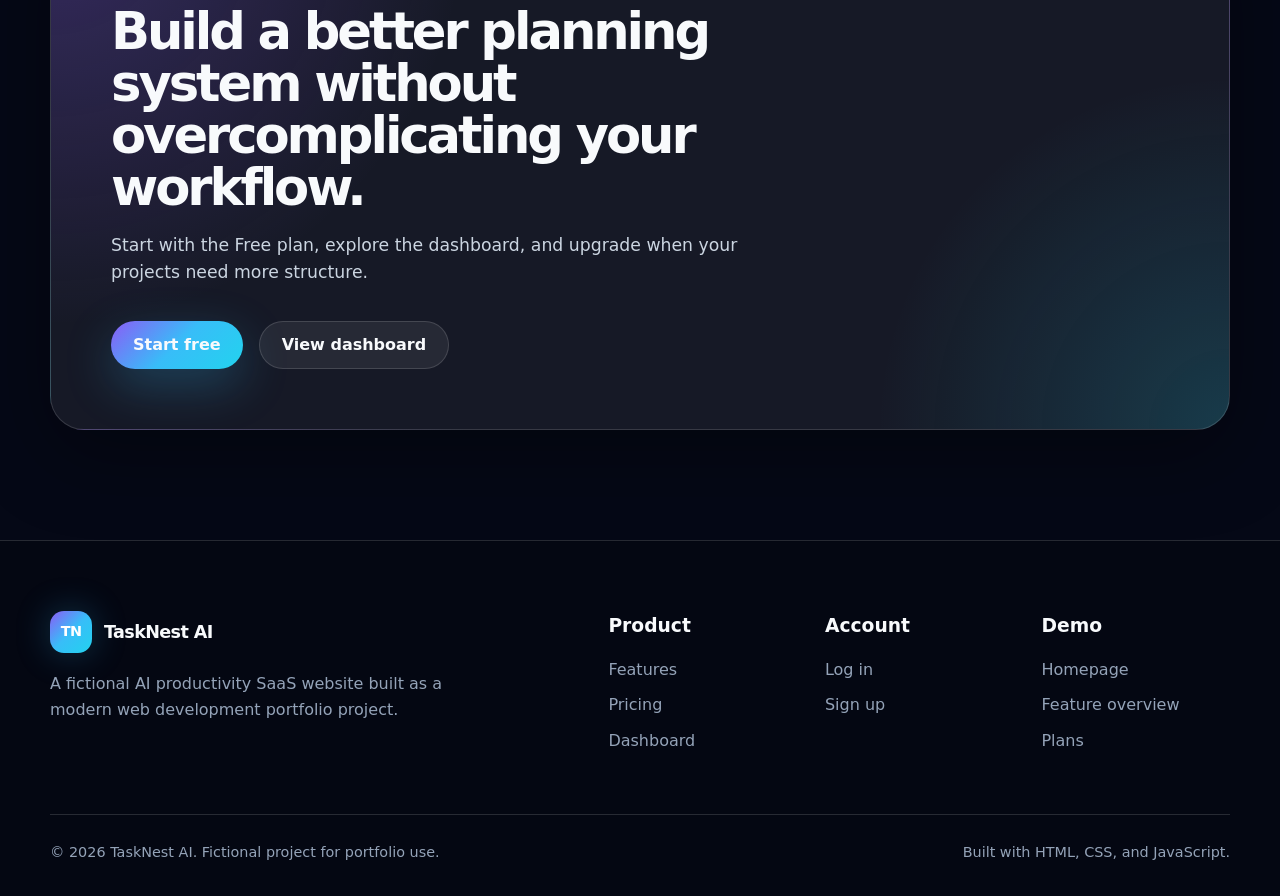
<file: pricing.html>
<!DOCTYPE html>
<html lang="en">
<head>
    <meta charset="UTF-8">
    <meta name="viewport" content="width=device-width, initial-scale=1.0">
    <title>Pricing | TaskNest AI</title>
    <meta name="description" content="Choose the right TaskNest AI plan for personal productivity, advanced AI planning, or team collaboration.">

    <link rel="stylesheet" href="css/style.css">
</head>
<body>

    <!-- ================= HEADER ================= -->
    <header class="site-header">
        <nav class="navbar">
            <a href="index.html" class="logo" aria-label="TaskNest AI Home">
                <span class="logo-mark">TN</span>
                <span class="logo-text">TaskNest AI</span>
            </a>

            <button class="nav-toggle" aria-label="Open navigation menu">
                <span></span>
                <span></span>
                <span></span>
            </button>

            <ul class="nav-links">
                <li><a href="index.html">Home</a></li>
                <li><a href="features.html">Features</a></li>
                <li><a href="pricing.html" class="active-link">Pricing</a></li>
                <li><a href="dashboard.html">Dashboard</a></li>
            </ul>

            <div class="nav-actions">
                <a href="login.html" class="nav-login">Log in</a>
                <a href="signup.html" class="btn btn-small">Start free</a>
            </div>
        </nav>
    </header>

    <main>

        <!-- ================= PRICING HERO ================= -->
        <section class="page-hero pricing-hero">
            <div class="hero-bg-glow hero-bg-glow-one"></div>
            <div class="hero-bg-glow hero-bg-glow-two"></div>

            <div class="container page-hero-container centered-page-hero">
                <div class="page-hero-content">
                    <div class="hero-badge">
                        <span class="badge-dot"></span>
                        Simple pricing for smarter planning
                    </div>

                    <h1>Choose the plan that matches your workflow.</h1>

                    <p>
                        Start free, upgrade when your workload grows, or bring your whole team into one AI-powered planning workspace.
                    </p>

                    <div class="pricing-toggle" aria-label="Pricing billing toggle">
                        <button class="toggle-option active-toggle" data-billing="monthly">Monthly</button>
                        <button class="toggle-option" data-billing="yearly">Yearly <span>Save 20%</span></button>
                    </div>
                </div>
            </div>
        </section>

        <!-- ================= PRICING CARDS ================= -->
        <section class="pricing-section section-padding">
            <div class="container">
                <div class="pricing-grid">

                    <!-- FREE PLAN -->
                    <article class="pricing-card pricing-card-full">
                        <div class="pricing-card-header">
                            <h2>Free</h2>
                            <p>For testing TaskNest AI and organizing simple personal tasks.</p>
                        </div>

                        <div class="price monthly-price">$0<span>/month</span></div>
                        <div class="price yearly-price hidden-price">$0<span>/year</span></div>

                        <a href="signup.html" class="btn btn-secondary">Start free</a>

                        <ul class="pricing-feature-list">
                            <li>5 active projects</li>
                            <li>Basic AI day planning</li>
                            <li>Simple task lists</li>
                            <li>Weekly productivity summary</li>
                            <li>Basic priority labels</li>
                            <li>Manual focus sessions</li>
                        </ul>

                        <div class="plan-note">
                            <span>Best for:</span>
                            <p>Students, beginners, and anyone who wants to try the concept.</p>
                        </div>
                    </article>

                    <!-- PRO PLAN -->
                    <article class="pricing-card pricing-card-full highlighted-pricing-card">
                        <div class="popular-badge">Most popular</div>

                        <div class="pricing-card-header">
                            <h2>Pro</h2>
                            <p>For serious personal productivity, deep work, and advanced AI planning.</p>
                        </div>

                        <div class="price monthly-price">$12<span>/month</span></div>
                        <div class="price yearly-price hidden-price">$115<span>/year</span></div>

                        <a href="signup.html" class="btn btn-primary">Choose Pro</a>

                        <ul class="pricing-feature-list">
                            <li>Unlimited active projects</li>
                            <li>Advanced AI day planner</li>
                            <li>Smart task prioritization</li>
                            <li>Focus analytics dashboard</li>
                            <li>Calendar sync</li>
                            <li>AI overload detection</li>
                            <li>Deadline protection</li>
                            <li>Priority support</li>
                        </ul>

                        <div class="plan-note">
                            <span>Best for:</span>
                            <p>Freelancers, creators, students, developers, and busy professionals.</p>
                        </div>
                    </article>

                    <!-- TEAM PLAN -->
                    <article class="pricing-card pricing-card-full">
                        <div class="pricing-card-header">
                            <h2>Team</h2>
                            <p>For shared workspaces, project visibility, and collaborative planning.</p>
                        </div>

                        <div class="price monthly-price">$29<span>/user/month</span></div>
                        <div class="price yearly-price hidden-price">$278<span>/user/year</span></div>

                        <a href="signup.html" class="btn btn-secondary">Start team plan</a>

                        <ul class="pricing-feature-list">
                            <li>Everything in Pro</li>
                            <li>Team workspaces</li>
                            <li>Shared project boards</li>
                            <li>Team productivity analytics</li>
                            <li>Admin controls</li>
                            <li>Task assignment</li>
                            <li>Project health tracking</li>
                            <li>Team priority dashboard</li>
                        </ul>

                        <div class="plan-note">
                            <span>Best for:</span>
                            <p>Small teams, startup projects, agencies, and collaborative workspaces.</p>
                        </div>
                    </article>

                </div>
            </div>
        </section>

        <!-- ================= PLAN HIGHLIGHTS ================= -->
        <section class="plan-highlights-section section-padding">
            <div class="container">
                <div class="section-header">
                    <span class="section-eyebrow">What you get</span>
                    <h2>Every plan helps you plan better. Higher plans unlock deeper intelligence.</h2>
                    <p>
                        TaskNest AI is built so users can start simple, then unlock more automation and insight as their workload becomes more complex.
                    </p>
                </div>

                <div class="plan-highlight-grid">
                    <article class="plan-highlight-card">
                        <div class="card-icon">🚀</div>
                        <h3>Start instantly</h3>
                        <p>
                            Add your tasks, choose your priorities, and build your first AI-assisted daily plan without complicated setup.
                        </p>
                    </article>

                    <article class="plan-highlight-card">
                        <div class="card-icon">🧠</div>
                        <h3>Upgrade your planning</h3>
                        <p>
                            Pro unlocks advanced AI recommendations, overload detection, focus analytics, and smarter scheduling.
                        </p>
                    </article>

                    <article class="plan-highlight-card">
                        <div class="card-icon">👥</div>
                        <h3>Bring your team</h3>
                        <p>
                            Team workspaces help groups share priorities, assign tasks, and understand project progress at a glance.
                        </p>
                    </article>
                </div>
            </div>
        </section>

        <!-- ================= FEATURE COMPARISON ================= -->
        <section class="comparison-section section-padding">
            <div class="container">
                <div class="section-header">
                    <span class="section-eyebrow">Compare plans</span>
                    <h2>Find the right level of AI planning power.</h2>
                    <p>
                        The Free plan gives you the basics. Pro gives you the full personal productivity system. Team adds collaboration and shared visibility.
                    </p>
                </div>

                <div class="comparison-table-wrapper">
                    <table class="comparison-table pricing-comparison-table">
                        <thead>
                            <tr>
                                <th>Feature</th>
                                <th>Free</th>
                                <th>Pro</th>
                                <th>Team</th>
                            </tr>
                        </thead>

                        <tbody>
                            <tr>
                                <td>Active projects</td>
                                <td>5</td>
                                <td>Unlimited</td>
                                <td>Unlimited</td>
                            </tr>

                            <tr>
                                <td>Basic task lists</td>
                                <td>✓</td>
                                <td>✓</td>
                                <td>✓</td>
                            </tr>

                            <tr>
                                <td>AI day planner</td>
                                <td>Basic</td>
                                <td>Advanced</td>
                                <td>Advanced</td>
                            </tr>

                            <tr>
                                <td>Smart prioritization</td>
                                <td>Limited</td>
                                <td>✓</td>
                                <td>✓</td>
                            </tr>

                            <tr>
                                <td>Calendar sync</td>
                                <td>—</td>
                                <td>✓</td>
                                <td>✓</td>
                            </tr>

                            <tr>
                                <td>Focus analytics</td>
                                <td>Weekly summary</td>
                                <td>Advanced reports</td>
                                <td>Team reports</td>
                            </tr>

                            <tr>
                                <td>AI overload detection</td>
                                <td>—</td>
                                <td>✓</td>
                                <td>✓</td>
                            </tr>

                            <tr>
                                <td>Deadline protection</td>
                                <td>—</td>
                                <td>✓</td>
                                <td>✓</td>
                            </tr>

                            <tr>
                                <td>Team workspaces</td>
                                <td>—</td>
                                <td>—</td>
                                <td>✓</td>
                            </tr>

                            <tr>
                                <td>Shared project boards</td>
                                <td>—</td>
                                <td>—</td>
                                <td>✓</td>
                            </tr>

                            <tr>
                                <td>Admin controls</td>
                                <td>—</td>
                                <td>—</td>
                                <td>✓</td>
                            </tr>

                            <tr>
                                <td>Support</td>
                                <td>Community</td>
                                <td>Priority</td>
                                <td>Priority team support</td>
                            </tr>
                        </tbody>
                    </table>
                </div>
            </div>
        </section>

        <!-- ================= VALUE SECTION ================= -->
        <section class="value-section section-padding">
            <div class="container split-section">
                <div class="split-content">
                    <span class="section-eyebrow">Why upgrade?</span>
                    <h2>Pro is built for people whose workday has too many moving parts.</h2>
                    <p>
                        When your tasks, classes, client work, meetings, personal goals, and deadlines all compete for attention, a normal to-do list stops being enough.
                    </p>

                    <div class="feature-check-list">
                        <div>
                            <span>✓</span>
                            <p>Turn long task lists into realistic daily plans.</p>
                        </div>

                        <div>
                            <span>✓</span>
                            <p>Get warned when your schedule is too crowded.</p>
                        </div>

                        <div>
                            <span>✓</span>
                            <p>Protect your strongest focus hours for important work.</p>
                        </div>

                        <div>
                            <span>✓</span>
                            <p>Understand your productivity patterns with weekly analytics.</p>
                        </div>
                    </div>
                </div>

                <div class="split-visual">
                    <div class="roi-card">
                        <span class="card-label">Pro Plan Impact</span>
                        <h3>Save planning time every week</h3>

                        <div class="roi-row">
                            <span>Manual planning</span>
                            <strong>4h/week</strong>
                        </div>

                        <div class="roi-row">
                            <span>TaskNest planning</span>
                            <strong>45m/week</strong>
                        </div>

                        <div class="roi-row roi-row-highlight">
                            <span>Estimated time saved</span>
                            <strong>3h 15m</strong>
                        </div>

                        <div class="progress-line">
                            <span style="width: 81%;"></span>
                        </div>

                        <p>
                            Fictional estimate for demo purposes, but useful for showing the product value clearly.
                        </p>
                    </div>
                </div>
            </div>
        </section>

        <!-- ================= TESTIMONIAL STRIP ================= -->
        <section class="pricing-testimonial-section section-padding">
            <div class="container">
                <div class="pricing-testimonial-card">
                    <div class="testimonial-stars">★★★★★</div>
                    <p>
                        “The Pro plan gave me the one thing I actually needed: a clear plan before the day becomes chaotic. It feels like a productivity coach and dashboard in one.”
                    </p>

                    <div class="testimonial-author">
                        <div class="author-avatar">N</div>
                        <div>
                            <h3>Nora Vance</h3>
                            <span>Freelance Strategist</span>
                        </div>
                    </div>
                </div>
            </div>
        </section>

        <!-- ================= FAQ ================= -->
        <section class="faq-section section-padding">
            <div class="container">
                <div class="section-header">
                    <span class="section-eyebrow">Pricing FAQ</span>
                    <h2>Questions about plans and billing?</h2>
                    <p>
                        This is a fictional pricing page, but it is structured like a real SaaS pricing experience.
                    </p>
                </div>

                <div class="faq-list">
                    <article class="faq-item">
                        <button class="faq-question">
                            Can I use TaskNest AI for free?
                            <span>+</span>
                        </button>
                        <div class="faq-answer">
                            <p>
                                Yes. The fictional Free plan includes basic task lists, limited projects, and basic AI day planning.
                            </p>
                        </div>
                    </article>

                    <article class="faq-item">
                        <button class="faq-question">
                            Which plan should I choose?
                            <span>+</span>
                        </button>
                        <div class="faq-answer">
                            <p>
                                Choose Free if you only want to test the product. Choose Pro if you want the full personal productivity system. Choose Team if you want shared projects and collaboration.
                            </p>
                        </div>
                    </article>

                    <article class="faq-item">
                        <button class="faq-question">
                            Does yearly billing really work?
                            <span>+</span>
                        </button>
                        <div class="faq-answer">
                            <p>
                                In this front-end demo, the yearly billing toggle will be handled with JavaScript later. It does not connect to a real payment system.
                            </p>
                        </div>
                    </article>

                    <article class="faq-item">
                        <button class="faq-question">
                            Are payments real?
                            <span>+</span>
                        </button>
                        <div class="faq-answer">
                            <p>
                                No. TaskNest AI is a fictional portfolio project. The pricing page is only for demonstrating web design and front-end structure.
                            </p>
                        </div>
                    </article>

                    <article class="faq-item">
                        <button class="faq-question">
                            Can this be upgraded into a real SaaS app later?
                            <span>+</span>
                        </button>
                        <div class="faq-answer">
                            <p>
                                Yes. The front-end could later be connected to real authentication, databases, task storage, user accounts, Stripe payments, and a backend API.
                            </p>
                        </div>
                    </article>
                </div>
            </div>
        </section>

        <!-- ================= FINAL CTA ================= -->
        <section class="final-cta-section">
            <div class="container">
                <div class="final-cta-card">
                    <span class="section-eyebrow">Start simple</span>
                    <h2>Build a better planning system without overcomplicating your workflow.</h2>
                    <p>
                        Start with the Free plan, explore the dashboard, and upgrade when your projects need more structure.
                    </p>

                    <div class="hero-actions">
                        <a href="signup.html" class="btn btn-primary">Start free</a>
                        <a href="dashboard.html" class="btn btn-secondary">View dashboard</a>
                    </div>
                </div>
            </div>
        </section>

    </main>

    <!-- ================= FOOTER ================= -->
    <footer class="site-footer">
        <div class="container footer-container">
            <div class="footer-brand">
                <a href="index.html" class="logo">
                    <span class="logo-mark">TN</span>
                    <span class="logo-text">TaskNest AI</span>
                </a>
                <p>
                    A fictional AI productivity SaaS website built as a modern web development portfolio project.
                </p>
            </div>

            <div class="footer-links">
                <div>
                    <h3>Product</h3>
                    <a href="features.html">Features</a>
                    <a href="pricing.html">Pricing</a>
                    <a href="dashboard.html">Dashboard</a>
                </div>

                <div>
                    <h3>Account</h3>
                    <a href="login.html">Log in</a>
                    <a href="signup.html">Sign up</a>
                </div>

                <div>
                    <h3>Demo</h3>
                    <a href="index.html">Homepage</a>
                    <a href="features.html">Feature overview</a>
                    <a href="pricing.html">Plans</a>
                </div>
            </div>
        </div>

        <div class="container footer-bottom">
            <p>© 2026 TaskNest AI. Fictional project for portfolio use.</p>
            <p>Built with HTML, CSS, and JavaScript.</p>
        </div>
    </footer>

    <script src="js/main.js"></script>
</body>
</html>
</file>
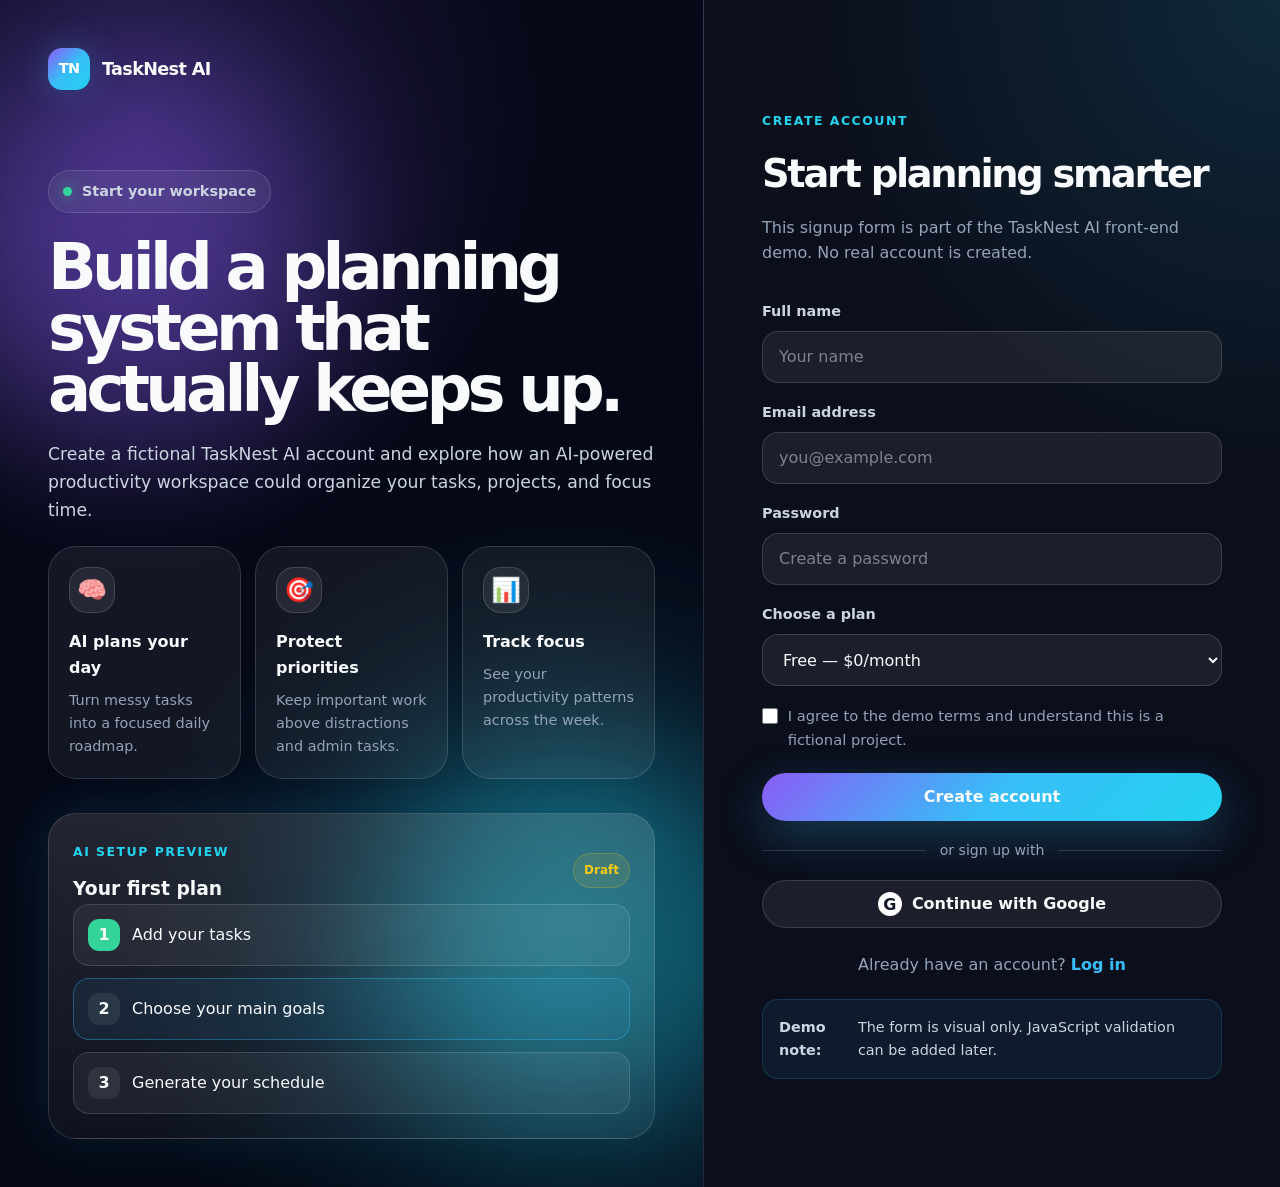
<file: signup.html>
<!DOCTYPE html>
<html lang="en">
<head>
    <meta charset="UTF-8">
    <meta name="viewport" content="width=device-width, initial-scale=1.0">
    <title>Create Account | TaskNest AI</title>
    <meta name="description" content="Create your TaskNest AI account. Fictional signup page for a modern AI productivity SaaS portfolio project.">

    <link rel="stylesheet" href="css/style.css">
</head>
<body>

    <!-- ================= AUTH PAGE ================= -->
    <main class="auth-page signup-page">

        <section class="auth-visual-panel">
            <div class="auth-bg-glow auth-bg-glow-one"></div>
            <div class="auth-bg-glow auth-bg-glow-two"></div>

            <a href="index.html" class="logo auth-logo" aria-label="TaskNest AI Home">
                <span class="logo-mark">TN</span>
                <span class="logo-text">TaskNest AI</span>
            </a>

            <div class="auth-visual-content">
                <div class="hero-badge">
                    <span class="badge-dot"></span>
                    Start your workspace
                </div>

                <h1>Build a planning system that actually keeps up.</h1>

                <p>
                    Create a fictional TaskNest AI account and explore how an AI-powered productivity workspace could organize your tasks, projects, and focus time.
                </p>

                <div class="signup-benefit-grid">
                    <article class="signup-benefit-card">
                        <div class="card-icon">🧠</div>
                        <h3>AI plans your day</h3>
                        <p>Turn messy tasks into a focused daily roadmap.</p>
                    </article>

                    <article class="signup-benefit-card">
                        <div class="card-icon">🎯</div>
                        <h3>Protect priorities</h3>
                        <p>Keep important work above distractions and admin tasks.</p>
                    </article>

                    <article class="signup-benefit-card">
                        <div class="card-icon">📊</div>
                        <h3>Track focus</h3>
                        <p>See your productivity patterns across the week.</p>
                    </article>
                </div>

                <div class="auth-dashboard-card signup-preview-card">
                    <div class="auth-dashboard-header">
                        <div>
                            <span class="card-label">AI Setup Preview</span>
                            <h3>Your first plan</h3>
                        </div>
                        <span class="status-tag review-status">Draft</span>
                    </div>

                    <div class="setup-steps">
                        <div class="setup-step completed-step">
                            <span>1</span>
                            <p>Add your tasks</p>
                        </div>

                        <div class="setup-step active-step">
                            <span>2</span>
                            <p>Choose your main goals</p>
                        </div>

                        <div class="setup-step">
                            <span>3</span>
                            <p>Generate your schedule</p>
                        </div>
                    </div>
                </div>
            </div>
        </section>

        <section class="auth-form-panel">
            <div class="auth-form-wrapper">
                <div class="auth-form-header">
                    <span class="section-eyebrow">Create account</span>
                    <h2>Start planning smarter</h2>
                    <p>
                        This signup form is part of the TaskNest AI front-end demo. No real account is created.
                    </p>
                </div>

                <form class="auth-form">
                    <div class="form-group">
                        <label for="signup-name">Full name</label>
                        <input type="text" id="signup-name" name="name" placeholder="Your name" required>
                    </div>

                    <div class="form-group">
                        <label for="signup-email">Email address</label>
                        <input type="email" id="signup-email" name="email" placeholder="you@example.com" required>
                    </div>

                    <div class="form-group">
                        <label for="signup-password">Password</label>
                        <input type="password" id="signup-password" name="password" placeholder="Create a password" required>
                    </div>

                    <div class="form-group">
                        <label for="signup-plan">Choose a plan</label>
                        <select id="signup-plan" name="plan">
                            <option value="free">Free — $0/month</option>
                            <option value="pro">Pro — $12/month</option>
                            <option value="team">Team — $29/user/month</option>
                        </select>
                    </div>

                    <div class="form-options">
                        <label class="checkbox-label">
                            <input type="checkbox" name="terms" required>
                            <span>I agree to the demo terms and understand this is a fictional project.</span>
                        </label>
                    </div>

                    <button type="submit" class="btn btn-primary auth-submit">Create account</button>

                    <div class="auth-divider">
                        <span>or sign up with</span>
                    </div>

                    <button type="button" class="btn btn-secondary social-login">
                        <span>G</span>
                        Continue with Google
                    </button>
                </form>

                <p class="auth-switch">
                    Already have an account?
                    <a href="login.html">Log in</a>
                </p>

                <div class="auth-demo-note">
                    <strong>Demo note:</strong>
                    <span>The form is visual only. JavaScript validation can be added later.</span>
                </div>
            </div>
        </section>

    </main>

    <script src="js/main.js"></script>
</body>
</html>
</file>
<file: css/style.css>
:root {
    --bg: #050816;
    --bg-soft: #080d1f;
    --bg-lighter: #0b1129;

    --card: rgba(255, 255, 255, 0.075);
    --card-strong: rgba(255, 255, 255, 0.12);
    --border: rgba(255, 255, 255, 0.14);
    --border-strong: rgba(255, 255, 255, 0.22);

    --text: #f8fafc;
    --muted: #94a3b8;
    --muted-light: #cbd5e1;

    --purple: #8b5cf6;
    --blue: #38bdf8;
    --cyan: #22d3ee;
    --green: #34d399;
    --yellow: #facc15;
    --red: #fb7185;

    --gradient-main: linear-gradient(135deg, #8b5cf6, #38bdf8, #22d3ee);
    --gradient-soft: linear-gradient(135deg, rgba(139, 92, 246, 0.24), rgba(56, 189, 248, 0.14));

    --shadow-glow: 0 0 60px rgba(56, 189, 248, 0.18);
    --shadow-card: 0 24px 80px rgba(0, 0, 0, 0.35);

    --radius-small: 12px;
    --radius-medium: 18px;
    --radius-large: 28px;

    --container: 1180px;
    --transition: 0.25s ease;
}

/* =========================
   RESET
========================= */

* {
    margin: 0;
    padding: 0;
    box-sizing: border-box;
}

html {
    scroll-behavior: smooth;
}

body {
    min-height: 100vh;
    font-family: Inter, ui-sans-serif, system-ui, -apple-system, BlinkMacSystemFont, "Segoe UI", sans-serif;
    background:
        radial-gradient(circle at top left, rgba(139, 92, 246, 0.18), transparent 34rem),
        radial-gradient(circle at top right, rgba(34, 211, 238, 0.14), transparent 30rem),
        var(--bg);
    color: var(--text);
    line-height: 1.6;
    overflow-x: hidden;
}

body.dashboard-body {
    background: #040716;
}

img {
    max-width: 100%;
    display: block;
}

a {
    color: inherit;
    text-decoration: none;
}

button,
input,
select {
    font: inherit;
}

button {
    cursor: pointer;
    border: none;
}

ul {
    list-style: none;
}

.container {
    width: min(100% - 40px, var(--container));
    margin: 0 auto;
}

.section-padding {
    padding: 110px 0;
}

/* =========================
   GLOBAL COMPONENTS
========================= */

.site-header {
    position: sticky;
    top: 0;
    z-index: 100;
    background: rgba(5, 8, 22, 0.72);
    backdrop-filter: blur(22px);
    border-bottom: 1px solid rgba(255, 255, 255, 0.08);
}

.navbar {
    width: min(100% - 40px, var(--container));
    min-height: 78px;
    margin: 0 auto;
    display: flex;
    align-items: center;
    justify-content: space-between;
    gap: 28px;
}

.logo {
    display: inline-flex;
    align-items: center;
    gap: 12px;
    font-weight: 800;
    letter-spacing: -0.04em;
}

.logo-mark {
    width: 42px;
    height: 42px;
    display: grid;
    place-items: center;
    border-radius: 14px;
    background: var(--gradient-main);
    color: white;
    font-size: 0.9rem;
    box-shadow: 0 0 35px rgba(56, 189, 248, 0.25);
}

.logo-text {
    font-size: 1.1rem;
}

.nav-links {
    display: flex;
    align-items: center;
    gap: 28px;
    color: var(--muted-light);
    font-size: 0.95rem;
}

.nav-links a {
    transition: var(--transition);
}

.nav-links a:hover,
.nav-links .active-link {
    color: var(--text);
}

.nav-actions {
    display: flex;
    align-items: center;
    gap: 16px;
}

.nav-login {
    color: var(--muted-light);
    font-size: 0.95rem;
    transition: var(--transition);
}

.nav-login:hover {
    color: var(--text);
}

.nav-toggle,
.sidebar-open,
.sidebar-close {
    display: none;
}

.btn {
    display: inline-flex;
    align-items: center;
    justify-content: center;
    gap: 10px;
    min-height: 48px;
    padding: 0 22px;
    border-radius: 999px;
    font-weight: 700;
    color: var(--text);
    transition: transform var(--transition), box-shadow var(--transition), border var(--transition), background var(--transition);
    white-space: nowrap;
}

.btn:hover {
    transform: translateY(-2px);
}

.btn-primary {
    background: var(--gradient-main);
    box-shadow: 0 16px 48px rgba(56, 189, 248, 0.26);
}

.btn-secondary {
    background: rgba(255, 255, 255, 0.07);
    border: 1px solid var(--border);
}

.btn-secondary:hover {
    border-color: var(--border-strong);
    background: rgba(255, 255, 255, 0.11);
}

.btn-small {
    min-height: 40px;
    padding: 0 17px;
    font-size: 0.9rem;
    background: var(--gradient-main);
}

.mini-btn {
    display: inline-flex;
    align-items: center;
    justify-content: center;
    min-height: 36px;
    padding: 0 14px;
    border-radius: 999px;
    background: rgba(255, 255, 255, 0.09);
    border: 1px solid var(--border);
    color: var(--text);
    font-size: 0.85rem;
    font-weight: 700;
    transition: var(--transition);
}

.mini-btn:hover {
    background: rgba(255, 255, 255, 0.15);
    transform: translateY(-1px);
}

.text-link {
    color: var(--blue);
    font-weight: 700;
}

.section-header {
    max-width: 760px;
    margin: 0 auto 56px;
    text-align: center;
}

.section-eyebrow,
.card-label {
    display: inline-block;
    margin-bottom: 12px;
    color: var(--cyan);
    font-size: 0.78rem;
    font-weight: 800;
    letter-spacing: 0.12em;
    text-transform: uppercase;
}

.section-header h2,
.split-content h2,
.planner-content h2,
.integrations-content h2 {
    margin-bottom: 18px;
    font-size: clamp(2rem, 4vw, 3.6rem);
    line-height: 1.05;
    letter-spacing: -0.06em;
}

.section-header p,
.split-content p,
.planner-content p,
.integrations-content p {
    color: var(--muted);
    font-size: 1.05rem;
}

.card-icon,
.feature-icon {
    width: 54px;
    height: 54px;
    display: grid;
    place-items: center;
    margin-bottom: 22px;
    border-radius: 18px;
    background: rgba(255, 255, 255, 0.08);
    border: 1px solid var(--border);
    font-size: 1.5rem;
}

.center-button {
    display: flex;
    justify-content: center;
    margin-top: 42px;
}

/* =========================
   HERO
========================= */

.hero-section,
.page-hero {
    position: relative;
    overflow: hidden;
    padding: 100px 0 80px;
}

.hero-bg-glow,
.auth-bg-glow {
    position: absolute;
    width: 380px;
    height: 380px;
    border-radius: 999px;
    filter: blur(80px);
    opacity: 0.42;
    pointer-events: none;
}

.hero-bg-glow-one,
.auth-bg-glow-one {
    top: 5%;
    left: -8%;
    background: var(--purple);
}

.hero-bg-glow-two,
.auth-bg-glow-two {
    right: -8%;
    bottom: 5%;
    background: var(--cyan);
}

.hero-container,
.page-hero-container {
    position: relative;
    z-index: 1;
    display: grid;
    grid-template-columns: 0.92fr 1.08fr;
    align-items: center;
    gap: 70px;
}

.centered-page-hero {
    display: block;
    text-align: center;
}

.centered-page-hero .page-hero-content {
    max-width: 820px;
    margin: 0 auto;
}

.hero-badge {
    width: fit-content;
    display: inline-flex;
    align-items: center;
    gap: 10px;
    margin-bottom: 24px;
    padding: 9px 14px;
    border: 1px solid var(--border);
    border-radius: 999px;
    background: rgba(255, 255, 255, 0.06);
    color: var(--muted-light);
    font-size: 0.9rem;
    font-weight: 700;
}

.centered-page-hero .hero-badge {
    margin-left: auto;
    margin-right: auto;
}

.badge-dot {
    width: 9px;
    height: 9px;
    border-radius: 999px;
    background: var(--green);
    box-shadow: 0 0 16px rgba(52, 211, 153, 0.8);
}

.hero-content h1,
.page-hero-content h1 {
    margin-bottom: 24px;
    max-width: 760px;
    font-size: clamp(3rem, 7vw, 6.5rem);
    line-height: 0.93;
    letter-spacing: -0.085em;
}

.page-hero-content h1 {
    font-size: clamp(2.8rem, 6vw, 5.4rem);
}

.hero-description,
.page-hero-content p {
    max-width: 680px;
    color: var(--muted-light);
    font-size: 1.15rem;
}

.centered-page-hero .page-hero-content p {
    margin: 0 auto;
}

.hero-actions {
    display: flex;
    flex-wrap: wrap;
    align-items: center;
    gap: 16px;
    margin-top: 34px;
}

.centered-page-hero .hero-actions {
    justify-content: center;
}

.hero-proof {
    display: flex;
    flex-wrap: wrap;
    gap: 28px;
    margin-top: 42px;
}

.proof-item strong {
    display: block;
    font-size: 1.4rem;
}

.proof-item span {
    color: var(--muted);
    font-size: 0.9rem;
}

/* =========================
   HERO DASHBOARD PREVIEW
========================= */

.hero-visual,
.features-hero-visual,
.planner-visual,
.split-visual {
    position: relative;
}

.dashboard-preview,
.ai-panel,
.showcase-dashboard,
.planning-board,
.priority-matrix,
.team-board-preview,
.roi-card,
.auth-dashboard-card,
.focus-mode-preview,
.pricing-testimonial-card {
    background: linear-gradient(180deg, rgba(255, 255, 255, 0.12), rgba(255, 255, 255, 0.045));
    border: 1px solid var(--border);
    border-radius: var(--radius-large);
    box-shadow: var(--shadow-card), var(--shadow-glow);
    backdrop-filter: blur(24px);
}

.dashboard-preview {
    padding: 18px;
    transform: rotate(1deg);
}

.preview-topbar,
.preview-footer,
.panel-header,
.ai-panel-header,
.auth-dashboard-header,
.planning-board-header,
.matrix-header,
.team-board-header,
.showcase-main-header {
    display: flex;
    align-items: center;
    justify-content: space-between;
    gap: 18px;
}

.preview-topbar {
    padding: 0 4px 18px;
}

.window-dot {
    display: inline-block;
    width: 11px;
    height: 11px;
    margin-right: 6px;
    border-radius: 999px;
    background: rgba(255, 255, 255, 0.25);
}

.preview-label {
    color: var(--muted);
    font-size: 0.86rem;
    font-weight: 700;
}

.preview-grid {
    display: grid;
    grid-template-columns: 1fr 1fr;
    gap: 14px;
}

.preview-card,
.showcase-card,
.dashboard-stat-card,
.dashboard-panel,
.report-card,
.plan-highlight-card {
    background: rgba(255, 255, 255, 0.07);
    border: 1px solid var(--border);
    border-radius: 22px;
    padding: 22px;
}

.preview-card strong {
    display: block;
    margin: 8px 0;
    font-size: 2rem;
    letter-spacing: -0.05em;
}

.preview-card p {
    color: var(--muted);
    font-size: 0.9rem;
}

.focus-card {
    position: relative;
    min-height: 230px;
    overflow: hidden;
}

.focus-ring,
.mini-circle-stat {
    width: 90px;
    height: 90px;
    display: grid;
    place-items: center;
    margin-top: 22px;
    border-radius: 999px;
    background:
        radial-gradient(circle at center, var(--bg-soft) 48%, transparent 49%),
        conic-gradient(var(--cyan) 0 87%, rgba(255, 255, 255, 0.12) 87% 100%);
}

.focus-ring span,
.mini-circle-stat span {
    font-weight: 900;
}

.ai-card h3 {
    margin: 8px 0 10px;
    line-height: 1.2;
}

.mini-task {
    display: flex;
    align-items: center;
    gap: 12px;
    margin-top: 14px;
    color: var(--muted-light);
    font-size: 0.92rem;
}

.mini-task > span {
    width: 18px;
    height: 18px;
    flex: 0 0 18px;
    border-radius: 6px;
    border: 1px solid var(--border-strong);
}

.mini-task.complete > span {
    background: var(--green);
    border-color: var(--green);
}

.bar-chart,
.mini-line-chart,
.large-chart {
    display: flex;
    align-items: end;
    gap: 8px;
    height: 150px;
    margin-top: 22px;
}

.bar-chart span,
.mini-line-chart span {
    flex: 1;
    min-width: 10px;
    border-radius: 999px 999px 4px 4px;
    background: var(--gradient-main);
}

.preview-footer {
    margin-top: 16px;
}

.status-pill {
    display: inline-flex;
    align-items: center;
    gap: 8px;
    padding: 8px 12px;
    border-radius: 999px;
    background: rgba(52, 211, 153, 0.1);
    color: var(--green);
    border: 1px solid rgba(52, 211, 153, 0.25);
    font-size: 0.82rem;
    font-weight: 800;
}

.status-pill span {
    width: 8px;
    height: 8px;
    border-radius: 999px;
    background: var(--green);
}

/* =========================
   TRUSTED + BASIC CARDS
========================= */

.trusted-section {
    padding: 32px 0 80px;
}

.trusted-section .section-eyebrow {
    display: block;
    text-align: center;
}

.logo-row {
    display: flex;
    justify-content: center;
    flex-wrap: wrap;
    gap: 16px;
    margin-top: 18px;
}

.logo-row span {
    min-width: 155px;
    padding: 18px 22px;
    text-align: center;
    border-radius: 18px;
    background: rgba(255, 255, 255, 0.055);
    border: 1px solid var(--border);
    color: var(--muted-light);
    font-weight: 800;
}

.problem-grid,
.feature-grid,
.workflow-grid,
.testimonial-grid,
.pricing-preview-grid,
.plan-highlight-grid,
.reports-grid {
    display: grid;
    gap: 22px;
}

.problem-grid,
.testimonial-grid,
.pricing-preview-grid,
.plan-highlight-grid,
.reports-grid {
    grid-template-columns: repeat(3, 1fr);
}

.feature-grid {
    grid-template-columns: repeat(4, 1fr);
}

.feature-grid-large {
    grid-template-columns: repeat(3, 1fr);
}

.workflow-grid {
    grid-template-columns: repeat(4, 1fr);
}

.problem-card,
.feature-card,
.workflow-card,
.testimonial-card,
.pricing-card,
.signup-benefit-card {
    position: relative;
    padding: 30px;
    border-radius: var(--radius-large);
    background: rgba(255, 255, 255, 0.06);
    border: 1px solid var(--border);
    transition: transform var(--transition), border var(--transition), background var(--transition);
    overflow: hidden;
}

.problem-card:hover,
.feature-card:hover,
.workflow-card:hover,
.testimonial-card:hover,
.pricing-card:hover,
.signup-benefit-card:hover,
.plan-highlight-card:hover {
    transform: translateY(-6px);
    border-color: var(--border-strong);
    background: rgba(255, 255, 255, 0.09);
}

.problem-card h3,
.feature-card h3,
.workflow-card h3,
.testimonial-card h3,
.pricing-card h3,
.plan-highlight-card h3,
.report-card h3 {
    margin-bottom: 12px;
    font-size: 1.22rem;
    letter-spacing: -0.03em;
}

.problem-card p,
.feature-card p,
.workflow-card p,
.testimonial-card p,
.pricing-card p,
.plan-highlight-card p,
.report-card p {
    color: var(--muted);
}

.large-feature-card {
    grid-column: span 2;
    background: var(--gradient-soft);
}

.feature-card a {
    display: inline-block;
    margin-top: 24px;
    color: var(--blue);
    font-weight: 800;
}
/* =========================
   TASKNEST AI - PART 2/3
   Split sections, pricing, auth pages
========================= */

/* =========================
   SPLIT SECTIONS
========================= */

.planner-container,
.split-section,
.integrations-container {
    display: grid;
    grid-template-columns: 1fr 1fr;
    align-items: center;
    gap: 70px;
}

.reverse-split .split-content {
    order: 2;
}

.reverse-split .split-visual {
    order: 1;
}

.planner-list,
.feature-check-list,
.priority-list {
    display: grid;
    gap: 16px;
    margin-top: 34px;
}

.planner-list-item,
.feature-check-list div,
.priority-item,
.integration-points div,
.team-feature-grid div {
    display: flex;
    align-items: flex-start;
    gap: 16px;
    padding: 18px;
    border-radius: 18px;
    background: rgba(255, 255, 255, 0.055);
    border: 1px solid var(--border);
}

.planner-list-item > span,
.feature-check-list span {
    width: 34px;
    height: 34px;
    flex: 0 0 34px;
    display: grid;
    place-items: center;
    border-radius: 12px;
    background: rgba(34, 211, 238, 0.12);
    color: var(--cyan);
    font-weight: 900;
}

.planner-list-item h3,
.feature-check-list strong,
.priority-item h3 {
    margin-bottom: 4px;
}

.ai-panel,
.planning-board,
.priority-matrix,
.team-board-preview,
.roi-card {
    padding: 28px;
}

.ai-avatar,
.author-avatar,
.member-avatar,
.workspace-avatar,
.profile-avatar {
    width: 44px;
    height: 44px;
    display: grid;
    place-items: center;
    flex: 0 0 44px;
    border-radius: 15px;
    background: var(--gradient-main);
    color: white;
    font-weight: 900;
}

.ai-panel-header p,
.testimonial-author span,
.team-member-row p {
    color: var(--muted);
    font-size: 0.9rem;
}

.ai-message {
    margin: 24px 0;
    padding: 20px;
    border-radius: 20px;
    background: rgba(56, 189, 248, 0.08);
    border: 1px solid rgba(56, 189, 248, 0.18);
    color: var(--muted-light);
}

.ai-action-list {
    display: flex;
    flex-wrap: wrap;
    gap: 10px;
}

.ai-action-list button {
    padding: 10px 14px;
    border-radius: 999px;
    background: rgba(255, 255, 255, 0.08);
    color: var(--text);
    border: 1px solid var(--border);
}

.ai-timeline,
.plan-timeline {
    display: grid;
    gap: 12px;
    margin-top: 26px;
}

.timeline-item,
.plan-row,
.calendar-item {
    display: grid;
    grid-template-columns: 70px 1fr;
    gap: 16px;
    padding: 16px;
    border-radius: 16px;
    background: rgba(255, 255, 255, 0.055);
    border: 1px solid var(--border);
}

.timeline-item span,
.plan-row span,
.calendar-item span {
    color: var(--cyan);
    font-weight: 900;
    font-size: 0.88rem;
}

.timeline-item p,
.plan-row p,
.calendar-item p {
    color: var(--muted);
    font-size: 0.9rem;
}

.highlighted-plan-row,
.active-calendar-item {
    background: rgba(139, 92, 246, 0.16);
    border-color: rgba(139, 92, 246, 0.34);
}

.plan-score {
    width: 58px;
    height: 58px;
    display: grid;
    place-items: center;
    border-radius: 999px;
    background: var(--gradient-main);
    font-weight: 900;
}

/* =========================
   SHOWCASE DASHBOARD
========================= */

.showcase-dashboard {
    display: grid;
    grid-template-columns: 260px 1fr;
    overflow: hidden;
}

.showcase-sidebar {
    padding: 26px;
    background: rgba(255, 255, 255, 0.04);
    border-right: 1px solid var(--border);
}

.sidebar-profile {
    display: flex;
    align-items: center;
    gap: 14px;
    margin-bottom: 30px;
}

.sidebar-profile p {
    color: var(--muted);
    font-size: 0.9rem;
}

.showcase-sidebar li {
    padding: 13px 14px;
    margin-bottom: 8px;
    border-radius: 14px;
    color: var(--muted-light);
}

.showcase-sidebar .sidebar-active {
    background: rgba(255, 255, 255, 0.1);
    color: var(--text);
}

.showcase-main {
    padding: 30px;
}

.showcase-grid {
    display: grid;
    grid-template-columns: repeat(3, 1fr);
    gap: 16px;
    margin: 24px 0;
}

.showcase-card strong {
    display: block;
    margin: 8px 0 14px;
    font-size: 1.45rem;
}

.progress-line {
    width: 100%;
    height: 9px;
    overflow: hidden;
    border-radius: 999px;
    background: rgba(255, 255, 255, 0.09);
}

.progress-line span {
    display: block;
    height: 100%;
    border-radius: inherit;
    background: var(--gradient-main);
}

.project-board-preview,
.dashboard-board {
    display: grid;
    grid-template-columns: repeat(3, 1fr);
    gap: 16px;
}

.board-column {
    padding: 16px;
    border-radius: 20px;
    background: rgba(255, 255, 255, 0.055);
    border: 1px solid var(--border);
}

.board-column h4,
.board-column h3 {
    margin-bottom: 14px;
    color: var(--muted-light);
}

.board-task {
    margin-top: 12px;
    padding: 14px;
    border-radius: 14px;
    background: rgba(255, 255, 255, 0.075);
    border: 1px solid var(--border);
    color: var(--muted-light);
}

.board-task p {
    margin-top: 4px;
    color: var(--muted);
    font-size: 0.86rem;
}

.highlight-task {
    border-color: rgba(56, 189, 248, 0.4);
    background: rgba(56, 189, 248, 0.12);
}

.done-task {
    opacity: 0.72;
}

/* =========================
   WORKFLOW / STATS / TESTIMONIALS
========================= */

.workflow-number {
    display: inline-flex;
    margin-bottom: 22px;
    color: var(--cyan);
    font-weight: 900;
}

.stats-section {
    padding: 55px 0;
}

.stats-container {
    display: grid;
    grid-template-columns: repeat(4, 1fr);
    gap: 18px;
}

.stat-card {
    padding: 30px;
    border-radius: var(--radius-large);
    background: var(--gradient-soft);
    border: 1px solid var(--border);
    text-align: center;
}

.stat-card strong {
    display: block;
    margin-bottom: 8px;
    font-size: 2.3rem;
    letter-spacing: -0.05em;
}

.stat-card span {
    color: var(--muted-light);
}

.testimonial-stars {
    margin-bottom: 18px;
    color: var(--yellow);
    letter-spacing: 0.12em;
}

.featured-testimonial,
.highlighted-pricing-card {
    background: linear-gradient(180deg, rgba(139, 92, 246, 0.23), rgba(56, 189, 248, 0.09));
    border-color: rgba(139, 92, 246, 0.4);
    box-shadow: 0 0 70px rgba(139, 92, 246, 0.16);
}

.testimonial-author {
    display: flex;
    align-items: center;
    gap: 14px;
    margin-top: 24px;
}

/* =========================
   PRICING
========================= */

.pricing-toggle {
    display: inline-flex;
    gap: 6px;
    margin-top: 34px;
    padding: 6px;
    border-radius: 999px;
    background: rgba(255, 255, 255, 0.07);
    border: 1px solid var(--border);
}

.toggle-option {
    min-height: 42px;
    padding: 0 18px;
    border-radius: 999px;
    color: var(--muted-light);
    background: transparent;
    font-weight: 800;
}

.toggle-option span {
    margin-left: 6px;
    color: var(--green);
    font-size: 0.78rem;
}

.active-toggle {
    color: var(--text);
    background: rgba(255, 255, 255, 0.12);
}

.pricing-grid {
    display: grid;
    grid-template-columns: repeat(3, 1fr);
    gap: 22px;
    align-items: stretch;
}

.pricing-card {
    display: flex;
    flex-direction: column;
}

.pricing-card-full {
    min-height: 100%;
}

.pricing-card-header {
    min-height: 124px;
}

.price {
    margin: 12px 0 24px;
    font-size: 3rem;
    font-weight: 900;
    letter-spacing: -0.07em;
}

.price span {
    margin-left: 6px;
    color: var(--muted);
    font-size: 1rem;
    letter-spacing: 0;
}

.hidden-price {
    display: none;
}

.popular-badge {
    width: fit-content;
    margin-bottom: 18px;
    padding: 8px 12px;
    border-radius: 999px;
    background: rgba(52, 211, 153, 0.13);
    border: 1px solid rgba(52, 211, 153, 0.3);
    color: var(--green);
    font-size: 0.8rem;
    font-weight: 900;
}

.pricing-feature-list {
    display: grid;
    gap: 12px;
    margin: 28px 0;
    color: var(--muted-light);
}

.pricing-feature-list li::before,
.pricing-card ul li::before {
    content: "✓";
    margin-right: 10px;
    color: var(--green);
    font-weight: 900;
}

.plan-note {
    margin-top: auto;
    padding-top: 20px;
    border-top: 1px solid var(--border);
}

.plan-note span {
    display: block;
    margin-bottom: 4px;
    color: var(--text);
    font-weight: 900;
}

.pricing-card .btn {
    width: 100%;
}

.pricing-preview-grid .pricing-card ul {
    display: grid;
    gap: 10px;
    margin: 24px 0;
    color: var(--muted-light);
}

.comparison-table-wrapper {
    overflow-x: auto;
    border-radius: var(--radius-large);
    border: 1px solid var(--border);
    background: rgba(255, 255, 255, 0.055);
}

.comparison-table {
    width: 100%;
    min-width: 720px;
    border-collapse: collapse;
}

.comparison-table th,
.comparison-table td {
    padding: 20px;
    text-align: left;
    border-bottom: 1px solid var(--border);
}

.comparison-table th {
    color: var(--text);
    background: rgba(255, 255, 255, 0.06);
}

.comparison-table td {
    color: var(--muted-light);
}

.comparison-table tr:last-child td {
    border-bottom: none;
}

.roi-row {
    display: flex;
    align-items: center;
    justify-content: space-between;
    gap: 18px;
    padding: 16px 0;
    border-bottom: 1px solid var(--border);
}

.roi-row span {
    color: var(--muted);
}

.roi-row-highlight strong {
    color: var(--green);
}

.roi-card .progress-line {
    margin: 22px 0;
}

.pricing-testimonial-card {
    max-width: 850px;
    margin: 0 auto;
    padding: 38px;
}

/* =========================
   FEATURES PAGE SPECIFIC
========================= */

.feature-stack-card {
    padding: 24px;
    border-radius: 24px;
    background: rgba(255, 255, 255, 0.08);
    border: 1px solid var(--border);
    box-shadow: var(--shadow-card);
}

.features-hero-visual {
    min-height: 390px;
}

.main-stack-card {
    width: min(100%, 420px);
    margin: 0 auto;
    transform: translateY(55px);
}

.floating-stack-card {
    position: absolute;
    display: flex;
    align-items: center;
    gap: 12px;
    width: fit-content;
}

.floating-card-one {
    top: 20px;
    left: 0;
}

.floating-card-two {
    right: 0;
    top: 120px;
}

.floating-card-three {
    bottom: 10px;
    left: 80px;
}

.stack-progress {
    height: 9px;
    margin-top: 22px;
    overflow: hidden;
    border-radius: 999px;
    background: rgba(255, 255, 255, 0.09);
}

.stack-progress span {
    display: block;
    height: 100%;
    border-radius: inherit;
    background: var(--gradient-main);
}

.priority-item {
    align-items: center;
}

.priority-item > span {
    min-width: 76px;
    padding: 7px 10px;
    border-radius: 999px;
    text-align: center;
    font-size: 0.8rem;
    font-weight: 900;
}

.high-priority > span,
.high-priority-badge {
    background: rgba(251, 113, 133, 0.14);
    color: var(--red);
    border: 1px solid rgba(251, 113, 133, 0.28);
}

.medium-priority > span,
.medium-priority-badge {
    background: rgba(250, 204, 21, 0.12);
    color: var(--yellow);
    border: 1px solid rgba(250, 204, 21, 0.25);
}

.low-priority > span,
.low-priority-badge {
    background: rgba(52, 211, 153, 0.12);
    color: var(--green);
    border: 1px solid rgba(52, 211, 153, 0.25);
}

.matrix-grid {
    display: grid;
    grid-template-columns: repeat(2, 1fr);
    gap: 14px;
    margin-top: 24px;
}

.matrix-cell {
    min-height: 145px;
    padding: 20px;
    border-radius: 20px;
    background: rgba(255, 255, 255, 0.06);
    border: 1px solid var(--border);
}

.matrix-cell strong {
    display: block;
    margin-bottom: 8px;
}

.urgent-important {
    background: rgba(251, 113, 133, 0.12);
}

.important {
    background: rgba(56, 189, 248, 0.1);
}

.urgent {
    background: rgba(250, 204, 21, 0.1);
}

.low {
    background: rgba(52, 211, 153, 0.09);
}

.focus-mode-preview {
    display: grid;
    grid-template-columns: 1fr 1fr;
    gap: 24px;
    padding: 28px;
}

.focus-left-panel,
.focus-right-panel {
    padding: 28px;
    border-radius: 24px;
    background: rgba(255, 255, 255, 0.055);
    border: 1px solid var(--border);
}

.focus-timer {
    margin: 30px 0;
}

.focus-timer strong {
    display: block;
    font-size: 3rem;
    letter-spacing: -0.07em;
}

.focus-timer span {
    color: var(--muted);
}

.focus-actions {
    display: flex;
    flex-wrap: wrap;
    gap: 10px;
}

.focus-stat {
    display: flex;
    align-items: baseline;
    justify-content: space-between;
    gap: 18px;
    padding: 14px 0;
    border-bottom: 1px solid var(--border);
}

.focus-stat strong {
    font-size: 1.45rem;
}

.focus-stat span {
    color: var(--muted);
}

.small-chart {
    height: 80px;
}

/* =========================
   TEAM / INTEGRATIONS
========================= */

.team-feature-grid {
    display: grid;
    grid-template-columns: repeat(2, 1fr);
    gap: 14px;
    margin-top: 30px;
}

.team-feature-grid div {
    display: block;
}

.team-feature-grid strong,
.integration-points strong {
    display: block;
    margin-bottom: 4px;
}

.team-feature-grid span,
.integration-points span {
    color: var(--muted);
    font-size: 0.9rem;
}

.team-member-row {
    display: grid;
    grid-template-columns: 44px 1fr auto;
    align-items: center;
    gap: 14px;
    padding: 15px 0;
    border-bottom: 1px solid var(--border);
}

.status-tag {
    width: fit-content;
    padding: 7px 10px;
    border-radius: 999px;
    font-size: 0.75rem;
    font-weight: 900;
}

.active-status {
    color: var(--cyan);
    background: rgba(34, 211, 238, 0.1);
    border: 1px solid rgba(34, 211, 238, 0.22);
}

.review-status {
    color: var(--yellow);
    background: rgba(250, 204, 21, 0.1);
    border: 1px solid rgba(250, 204, 21, 0.22);
}

.done-status {
    color: var(--green);
    background: rgba(52, 211, 153, 0.1);
    border: 1px solid rgba(52, 211, 153, 0.22);
}

.team-progress-card {
    margin-top: 24px;
}

.team-progress-card strong {
    display: block;
    margin: 8px 0 14px;
    font-size: 2rem;
}

.integration-points {
    display: grid;
    gap: 14px;
    margin-top: 30px;
}

.integration-points div {
    display: block;
}

.integration-cloud {
    display: flex;
    flex-wrap: wrap;
    justify-content: center;
    gap: 14px;
    padding: 34px;
    border-radius: var(--radius-large);
    background: rgba(255, 255, 255, 0.055);
    border: 1px solid var(--border);
}

.integration-cloud span {
    padding: 16px 18px;
    border-radius: 18px;
    background: rgba(255, 255, 255, 0.075);
    border: 1px solid var(--border);
    font-weight: 800;
}

/* =========================
   FAQ / CTA / FOOTER
========================= */

.faq-list {
    max-width: 860px;
    margin: 0 auto;
    display: grid;
    gap: 14px;
}

.faq-item {
    border-radius: 20px;
    background: rgba(255, 255, 255, 0.055);
    border: 1px solid var(--border);
    overflow: hidden;
}

.faq-question {
    width: 100%;
    display: flex;
    justify-content: space-between;
    gap: 18px;
    padding: 22px;
    background: transparent;
    color: var(--text);
    text-align: left;
    font-weight: 900;
}

.faq-question span {
    color: var(--cyan);
}

.faq-answer {
    display: none;
    padding: 0 22px 22px;
    color: var(--muted);
}

.faq-item.open .faq-answer {
    display: block;
}

.final-cta-section {
    padding: 70px 0 110px;
}

.final-cta-card {
    position: relative;
    padding: 60px;
    border-radius: 34px;
    background:
        radial-gradient(circle at top left, rgba(139, 92, 246, 0.28), transparent 26rem),
        radial-gradient(circle at bottom right, rgba(34, 211, 238, 0.18), transparent 22rem),
        rgba(255, 255, 255, 0.07);
    border: 1px solid var(--border);
    box-shadow: var(--shadow-card);
    overflow: hidden;
}

.final-cta-card h2 {
    max-width: 800px;
    margin-bottom: 18px;
    font-size: clamp(2rem, 4vw, 4rem);
    line-height: 1.02;
    letter-spacing: -0.06em;
}

.final-cta-card p {
    max-width: 680px;
    color: var(--muted-light);
    font-size: 1.08rem;
}

.site-footer {
    padding: 70px 0 32px;
    border-top: 1px solid var(--border);
    background: rgba(0, 0, 0, 0.18);
}

.footer-container {
    display: grid;
    grid-template-columns: 1.1fr 1.4fr;
    gap: 70px;
}

.footer-brand p {
    max-width: 420px;
    margin-top: 18px;
    color: var(--muted);
}

.footer-links {
    display: grid;
    grid-template-columns: repeat(3, 1fr);
    gap: 28px;
}

.footer-links h3 {
    margin-bottom: 16px;
}

.footer-links a {
    display: block;
    margin-bottom: 10px;
    color: var(--muted);
    transition: var(--transition);
}

.footer-links a:hover {
    color: var(--text);
}

.footer-bottom {
    display: flex;
    justify-content: space-between;
    gap: 20px;
    margin-top: 50px;
    padding-top: 26px;
    border-top: 1px solid var(--border);
    color: var(--muted);
    font-size: 0.9rem;
}

/* =========================
   AUTH PAGES
========================= */

.auth-page {
    min-height: 100vh;
    display: grid;
    grid-template-columns: 1.1fr 0.9fr;
}

.auth-visual-panel,
.auth-form-panel {
    position: relative;
    min-height: 100vh;
    padding: 48px;
}

.auth-visual-panel {
    overflow: hidden;
    background:
        radial-gradient(circle at 20% 10%, rgba(139, 92, 246, 0.23), transparent 26rem),
        radial-gradient(circle at 80% 80%, rgba(34, 211, 238, 0.16), transparent 28rem),
        var(--bg);
    border-right: 1px solid var(--border);
}

.auth-logo {
    position: relative;
    z-index: 2;
}

.auth-visual-content {
    position: relative;
    z-index: 2;
    max-width: 660px;
    margin-top: 80px;
}

.auth-visual-content h1 {
    margin-bottom: 22px;
    font-size: clamp(2.5rem, 5vw, 5.2rem);
    line-height: 0.95;
    letter-spacing: -0.075em;
}

.auth-visual-content > p {
    color: var(--muted-light);
    font-size: 1.08rem;
}

.auth-form-panel {
    display: grid;
    place-items: center;
    background: rgba(255, 255, 255, 0.025);
}

.auth-form-wrapper {
    width: min(100%, 460px);
}

.auth-form-header {
    margin-bottom: 34px;
}

.auth-form-header h2 {
    margin-bottom: 10px;
    font-size: 2.4rem;
    letter-spacing: -0.06em;
}

.auth-form-header p {
    color: var(--muted);
}

.auth-form {
    display: grid;
    gap: 18px;
}

.form-group {
    display: grid;
    gap: 8px;
}

.form-group label,
.label-row label {
    color: var(--muted-light);
    font-weight: 800;
    font-size: 0.9rem;
}

.label-row {
    display: flex;
    align-items: center;
    justify-content: space-between;
    gap: 18px;
}

input,
select {
    width: 100%;
    min-height: 52px;
    padding: 0 16px;
    border-radius: 16px;
    background: rgba(255, 255, 255, 0.07);
    border: 1px solid var(--border);
    color: var(--text);
    outline: none;
    transition: var(--transition);
}

select {
    color: var(--text);
}

select option {
    background: var(--bg-soft);
}

input::placeholder {
    color: rgba(203, 213, 225, 0.55);
}

input:focus,
select:focus {
    border-color: rgba(56, 189, 248, 0.55);
    box-shadow: 0 0 0 4px rgba(56, 189, 248, 0.1);
}

.checkbox-label {
    display: flex;
    align-items: flex-start;
    gap: 10px;
    color: var(--muted);
    font-size: 0.92rem;
}

.checkbox-label input {
    width: 18px;
    min-height: 18px;
    margin-top: 3px;
    accent-color: var(--purple);
}

.auth-submit {
    width: 100%;
    margin-top: 4px;
}

.auth-divider {
    display: flex;
    align-items: center;
    gap: 14px;
    color: var(--muted);
    font-size: 0.88rem;
}

.auth-divider::before,
.auth-divider::after {
    content: "";
    flex: 1;
    height: 1px;
    background: var(--border);
}

.social-login {
    width: 100%;
}

.social-login span {
    width: 24px;
    height: 24px;
    display: grid;
    place-items: center;
    border-radius: 999px;
    background: white;
    color: #111827;
    font-weight: 900;
}

.auth-switch {
    margin-top: 24px;
    text-align: center;
    color: var(--muted);
}

.auth-switch a {
    color: var(--blue);
    font-weight: 900;
}

.auth-demo-note {
    display: flex;
    gap: 8px;
    margin-top: 22px;
    padding: 16px;
    border-radius: 16px;
    background: rgba(56, 189, 248, 0.08);
    border: 1px solid rgba(56, 189, 248, 0.18);
    color: var(--muted-light);
    font-size: 0.9rem;
}

.auth-dashboard-card {
    margin-top: 34px;
    padding: 24px;
}

.auth-stat-grid,
.signup-benefit-grid {
    display: grid;
    grid-template-columns: repeat(3, 1fr);
    gap: 14px;
    margin: 22px 0;
}

.auth-stat-card {
    padding: 16px;
    border-radius: 18px;
    background: rgba(255, 255, 255, 0.07);
    border: 1px solid var(--border);
}

.auth-stat-card strong {
    display: block;
    font-size: 1.7rem;
}

.auth-stat-card span {
    color: var(--muted);
    font-size: 0.86rem;
}

.auth-testimonial {
    margin-top: 28px;
    padding: 24px;
    border-radius: 24px;
    background: rgba(255, 255, 255, 0.055);
    border: 1px solid var(--border);
}

.auth-testimonial > p {
    color: var(--muted-light);
}

.signup-benefit-card {
    padding: 20px;
}

.signup-benefit-card .card-icon {
    width: 46px;
    height: 46px;
    margin-bottom: 16px;
}

.signup-benefit-card h3 {
    margin-bottom: 8px;
    font-size: 1rem;
}

.signup-benefit-card p {
    color: var(--muted);
    font-size: 0.9rem;
}

.setup-steps {
    display: grid;
    gap: 12px;
}

.setup-step {
    display: flex;
    align-items: center;
    gap: 12px;
    padding: 14px;
    border-radius: 16px;
    background: rgba(255, 255, 255, 0.055);
    border: 1px solid var(--border);
}

.setup-step span {
    width: 32px;
    height: 32px;
    display: grid;
    place-items: center;
    flex: 0 0 32px;
    border-radius: 11px;
    background: rgba(255, 255, 255, 0.08);
    font-weight: 900;
}

.completed-step span {
    background: var(--green);
}

.active-step {
    border-color: rgba(56, 189, 248, 0.35);
    background: rgba(56, 189, 248, 0.08);
}
/* =========================
   TASKNEST AI - PART 3/3
   Dashboard app + responsive
========================= */

/* =========================
   DASHBOARD APP
========================= */

.app-shell {
    min-height: 100vh;
    display: grid;
    grid-template-columns: 290px 1fr;
}

.app-sidebar {
    position: sticky;
    top: 0;
    height: 100vh;
    display: flex;
    flex-direction: column;
    gap: 24px;
    padding: 24px;
    background:
        radial-gradient(circle at top left, rgba(139, 92, 246, 0.14), transparent 18rem),
        rgba(255, 255, 255, 0.035);
    border-right: 1px solid var(--border);
    overflow-y: auto;
}

.sidebar-top {
    display: flex;
    align-items: center;
    justify-content: space-between;
}

.workspace-card {
    display: flex;
    align-items: center;
    gap: 13px;
    padding: 16px;
    border-radius: 20px;
    background: rgba(255, 255, 255, 0.06);
    border: 1px solid var(--border);
}

.workspace-card h3 {
    font-size: 0.95rem;
}

.workspace-card p {
    color: var(--muted);
    font-size: 0.82rem;
}

.sidebar-nav {
    display: grid;
    gap: 8px;
}

.sidebar-nav a {
    display: flex;
    align-items: center;
    gap: 12px;
    padding: 13px 14px;
    border-radius: 15px;
    color: var(--muted-light);
    transition: var(--transition);
}

.sidebar-nav a:hover,
.active-dashboard-link {
    background: rgba(255, 255, 255, 0.09);
    color: var(--text);
}

.sidebar-upgrade-card {
    margin-top: auto;
    padding: 18px;
    border-radius: 20px;
    background: var(--gradient-soft);
    border: 1px solid var(--border);
}

.sidebar-upgrade-card h3 {
    margin-bottom: 8px;
}

.sidebar-upgrade-card p {
    margin-bottom: 16px;
    color: var(--muted-light);
    font-size: 0.9rem;
}

.sidebar-bottom a {
    color: var(--muted);
}

.app-main {
    min-width: 0;
}

.app-topbar {
    position: sticky;
    top: 0;
    z-index: 20;
    min-height: 92px;
    display: flex;
    align-items: center;
    justify-content: space-between;
    gap: 28px;
    padding: 22px 34px;
    background: rgba(4, 7, 22, 0.74);
    backdrop-filter: blur(20px);
    border-bottom: 1px solid var(--border);
}

.topbar-title h1 {
    font-size: clamp(1.4rem, 2vw, 2.1rem);
    letter-spacing: -0.05em;
}

.topbar-actions {
    display: flex;
    align-items: center;
    gap: 14px;
}

.search-box {
    width: min(360px, 38vw);
    display: flex;
    align-items: center;
    gap: 10px;
    min-height: 44px;
    padding: 0 14px;
    border-radius: 999px;
    background: rgba(255, 255, 255, 0.07);
    border: 1px solid var(--border);
}

.search-box input {
    min-height: auto;
    padding: 0;
    border: none;
    background: transparent;
}

.search-box input:focus {
    box-shadow: none;
}

.icon-btn {
    width: 44px;
    height: 44px;
    display: grid;
    place-items: center;
    border-radius: 999px;
    background: rgba(255, 255, 255, 0.07);
    border: 1px solid var(--border);
    color: var(--text);
}

.dashboard-content {
    padding: 34px;
}

.dashboard-welcome-card {
    display: grid;
    grid-template-columns: 1.2fr 0.8fr;
    gap: 24px;
    margin-bottom: 24px;
    padding: 30px;
    border-radius: var(--radius-large);
    background:
        radial-gradient(circle at top left, rgba(139, 92, 246, 0.24), transparent 28rem),
        radial-gradient(circle at bottom right, rgba(34, 211, 238, 0.13), transparent 24rem),
        rgba(255, 255, 255, 0.06);
    border: 1px solid var(--border);
}

.welcome-content h2 {
    margin-bottom: 14px;
    font-size: clamp(2rem, 4vw, 4.2rem);
    line-height: 1;
    letter-spacing: -0.07em;
}

.welcome-content p {
    max-width: 720px;
    color: var(--muted-light);
}

.welcome-actions {
    display: flex;
    flex-wrap: wrap;
    gap: 14px;
    margin-top: 28px;
}

.welcome-ai-card {
    padding: 22px;
    border-radius: 24px;
    background: rgba(255, 255, 255, 0.065);
    border: 1px solid var(--border);
}

.dashboard-stat-grid {
    display: grid;
    grid-template-columns: repeat(4, 1fr);
    gap: 18px;
    margin-bottom: 24px;
}

.dashboard-stat-card {
    min-height: 160px;
    display: flex;
    flex-direction: column;
    justify-content: space-between;
}

.dashboard-stat-card strong {
    display: block;
    margin: 8px 0;
    font-size: 2rem;
    letter-spacing: -0.06em;
}

.dashboard-stat-card p {
    color: var(--muted);
}

.dashboard-grid {
    display: grid;
    grid-template-columns: minmax(0, 1.45fr) minmax(320px, 0.75fr);
    gap: 24px;
}

.dashboard-left-column,
.dashboard-right-column {
    display: grid;
    align-content: start;
    gap: 24px;
}

.dashboard-panel {
    padding: 24px;
    border-radius: var(--radius-large);
}

.panel-header {
    margin-bottom: 22px;
}

.panel-header h2 {
    font-size: 1.5rem;
    letter-spacing: -0.04em;
}

.task-list,
.suggestion-list,
.calendar-list,
.activity-list {
    display: grid;
    gap: 12px;
}

.dashboard-task {
    display: grid;
    grid-template-columns: auto 1fr auto;
    align-items: center;
    gap: 14px;
    padding: 16px;
    border-radius: 18px;
    background: rgba(255, 255, 255, 0.055);
    border: 1px solid var(--border);
}

.active-task {
    border-color: rgba(56, 189, 248, 0.32);
    background: rgba(56, 189, 248, 0.08);
}

.completed-task {
    opacity: 0.72;
}

.task-checkbox input {
    display: none;
}

.task-checkbox span {
    width: 22px;
    height: 22px;
    display: block;
    border-radius: 8px;
    border: 1px solid var(--border-strong);
}

.task-checkbox input:checked + span {
    background: var(--green);
    border-color: var(--green);
}

.task-info h3 {
    font-size: 1rem;
}

.task-info p {
    color: var(--muted);
    font-size: 0.88rem;
}

.priority-badge {
    padding: 7px 10px;
    border-radius: 999px;
    font-size: 0.76rem;
    font-weight: 900;
}

.dashboard-select {
    width: auto;
    min-height: 40px;
    border-radius: 999px;
}

.large-chart {
    height: 260px;
    align-items: stretch;
    gap: 14px;
    padding-top: 16px;
}

.chart-column {
    flex: 1;
    display: flex;
    flex-direction: column;
    justify-content: end;
    align-items: center;
    gap: 10px;
}

.chart-column span {
    width: 100%;
    border-radius: 999px 999px 8px 8px;
    background: var(--gradient-main);
}

.chart-column p {
    color: var(--muted);
    font-size: 0.85rem;
}

.chart-summary-grid {
    display: grid;
    grid-template-columns: repeat(3, 1fr);
    gap: 14px;
    margin-top: 22px;
}

.chart-summary-grid div {
    padding: 16px;
    border-radius: 18px;
    background: rgba(255, 255, 255, 0.055);
    border: 1px solid var(--border);
}

.chart-summary-grid strong {
    display: block;
    font-size: 1.5rem;
}

.chart-summary-grid span {
    color: var(--muted);
    font-size: 0.86rem;
}

.suggestion-card {
    display: flex;
    gap: 14px;
    padding: 16px;
    border-radius: 18px;
    background: rgba(255, 255, 255, 0.055);
    border: 1px solid var(--border);
}

.suggestion-icon {
    width: 42px;
    height: 42px;
    display: grid;
    place-items: center;
    flex: 0 0 42px;
    border-radius: 14px;
    background: rgba(255, 255, 255, 0.08);
}

.suggestion-card p {
    color: var(--muted);
    font-size: 0.9rem;
}

.focus-session-card {
    padding: 22px;
    border-radius: 22px;
    background: rgba(139, 92, 246, 0.12);
    border: 1px solid rgba(139, 92, 246, 0.25);
}

.focus-session-card p {
    color: var(--muted);
}

.activity-item {
    display: flex;
    gap: 12px;
    color: var(--muted-light);
}

.activity-item span {
    width: 10px;
    height: 10px;
    margin-top: 8px;
    flex: 0 0 10px;
    border-radius: 999px;
    background: var(--cyan);
    box-shadow: 0 0 14px rgba(34, 211, 238, 0.7);
}

/* =========================
   RESPONSIVE
========================= */

@media (max-width: 1100px) {
    .hero-container,
    .page-hero-container,
    .planner-container,
    .split-section,
    .integrations-container,
    .auth-page,
    .dashboard-welcome-card {
        grid-template-columns: 1fr;
    }

    .hero-content h1,
    .page-hero-content h1 {
        max-width: 900px;
    }

    .problem-grid,
    .testimonial-grid,
    .pricing-preview-grid,
    .pricing-grid,
    .feature-grid-large,
    .dashboard-stat-grid,
    .stats-container,
    .reports-grid,
    .plan-highlight-grid {
        grid-template-columns: repeat(2, 1fr);
    }

    .feature-grid,
    .workflow-grid {
        grid-template-columns: repeat(2, 1fr);
    }

    .reverse-split .split-content,
    .reverse-split .split-visual {
        order: initial;
    }

    .auth-visual-panel,
    .auth-form-panel {
        min-height: auto;
    }

    .auth-visual-content {
        margin-top: 60px;
    }

    .app-shell {
        grid-template-columns: 1fr;
    }

    .app-sidebar {
        position: fixed;
        z-index: 200;
        left: -310px;
        width: 290px;
        transition: left var(--transition);
    }

    .app-sidebar.open {
        left: 0;
    }

    .sidebar-open,
    .sidebar-close {
        display: inline-flex;
    }

    .sidebar-open {
        width: 44px;
        height: 44px;
        flex-direction: column;
        align-items: center;
        justify-content: center;
        gap: 5px;
        border-radius: 999px;
        background: rgba(255, 255, 255, 0.07);
        border: 1px solid var(--border);
    }

    .sidebar-open span {
        width: 18px;
        height: 2px;
        background: var(--text);
        border-radius: 999px;
    }

    .sidebar-close {
        width: 38px;
        height: 38px;
        align-items: center;
        justify-content: center;
        border-radius: 999px;
        background: rgba(255, 255, 255, 0.08);
        color: var(--text);
        font-size: 1.5rem;
    }

    .dashboard-grid {
        grid-template-columns: 1fr;
    }
}

@media (max-width: 820px) {
    .container,
    .navbar {
        width: min(100% - 28px, var(--container));
    }

    .section-padding {
        padding: 80px 0;
    }

    .navbar {
        min-height: 72px;
    }

    .nav-toggle {
        width: 42px;
        height: 42px;
        display: inline-flex;
        flex-direction: column;
        align-items: center;
        justify-content: center;
        gap: 5px;
        border-radius: 999px;
        background: rgba(255, 255, 255, 0.07);
        border: 1px solid var(--border);
    }

    .nav-toggle span {
        width: 18px;
        height: 2px;
        border-radius: 999px;
        background: var(--text);
    }

    .nav-links,
    .nav-actions {
        display: none;
    }

    .nav-links.open {
        display: flex;
        position: absolute;
        left: 14px;
        right: 14px;
        top: 76px;
        flex-direction: column;
        align-items: stretch;
        gap: 0;
        padding: 14px;
        border-radius: 22px;
        background: rgba(8, 13, 31, 0.96);
        border: 1px solid var(--border);
        box-shadow: var(--shadow-card);
    }

    .nav-links.open a {
        display: block;
        padding: 14px;
    }

    .hero-section,
    .page-hero {
        padding: 72px 0 56px;
    }

    .hero-proof,
    .hero-actions {
        align-items: stretch;
        flex-direction: column;
    }

    .hero-actions .btn,
    .welcome-actions .btn {
        width: 100%;
    }

    .preview-grid,
    .showcase-dashboard,
    .showcase-grid,
    .project-board-preview,
    .dashboard-board,
    .focus-mode-preview,
    .footer-container,
    .footer-links,
    .auth-stat-grid,
    .signup-benefit-grid,
    .team-feature-grid,
    .chart-summary-grid {
        grid-template-columns: 1fr;
    }

    .large-feature-card {
        grid-column: span 1;
    }

    .footer-bottom {
        flex-direction: column;
    }

    .final-cta-card {
        padding: 36px 24px;
    }

    .auth-visual-panel,
    .auth-form-panel {
        padding: 30px 20px;
    }

    .auth-visual-content {
        margin-top: 50px;
    }

    .app-topbar {
        align-items: flex-start;
        flex-direction: column;
        padding: 20px;
    }

    .topbar-actions {
        width: 100%;
        flex-wrap: wrap;
    }

    .search-box {
        width: 100%;
    }

    .dashboard-content {
        padding: 20px;
    }

    .dashboard-stat-grid {
        grid-template-columns: 1fr;
    }
}

@media (max-width: 560px) {
    .problem-grid,
    .feature-grid,
    .workflow-grid,
    .testimonial-grid,
    .pricing-preview-grid,
    .pricing-grid,
    .stats-container,
    .reports-grid,
    .plan-highlight-grid,
    .feature-grid-large {
        grid-template-columns: 1fr;
    }

    .hero-content h1,
    .page-hero-content h1 {
        font-size: 3.05rem;
    }

    .section-header h2,
    .split-content h2,
    .planner-content h2,
    .integrations-content h2 {
        font-size: 2.25rem;
    }

    .problem-card,
    .feature-card,
    .workflow-card,
    .testimonial-card,
    .pricing-card {
        padding: 24px;
    }

    .floating-stack-card {
        position: static;
        margin: 12px auto 0;
    }

    .main-stack-card {
        transform: none;
    }

    .features-hero-visual {
        min-height: auto;
    }

    .matrix-grid {
        grid-template-columns: 1fr;
    }

    .team-member-row,
    .dashboard-task {
        grid-template-columns: 1fr;
    }

    .timeline-item,
    .plan-row,
    .calendar-item {
        grid-template-columns: 1fr;
    }

    .pricing-toggle {
        width: 100%;
        flex-direction: column;
        border-radius: 22px;
    }

    .toggle-option {
        width: 100%;
    }

    .price {
        font-size: 2.55rem;
    }
}
/* =========================
   HERO DASHBOARD CRISPNESS FIX
========================= */

.dashboard-preview {
    transform: none;
    backdrop-filter: none;
    box-shadow: 0 24px 70px rgba(0, 0, 0, 0.35);
}

.dashboard-preview,
.dashboard-preview * {
    text-rendering: geometricPrecision;
    -webkit-font-smoothing: antialiased;
}

.preview-card {
    backdrop-filter: none;
}

.hero-visual {
    transform: none;
}
</file>
